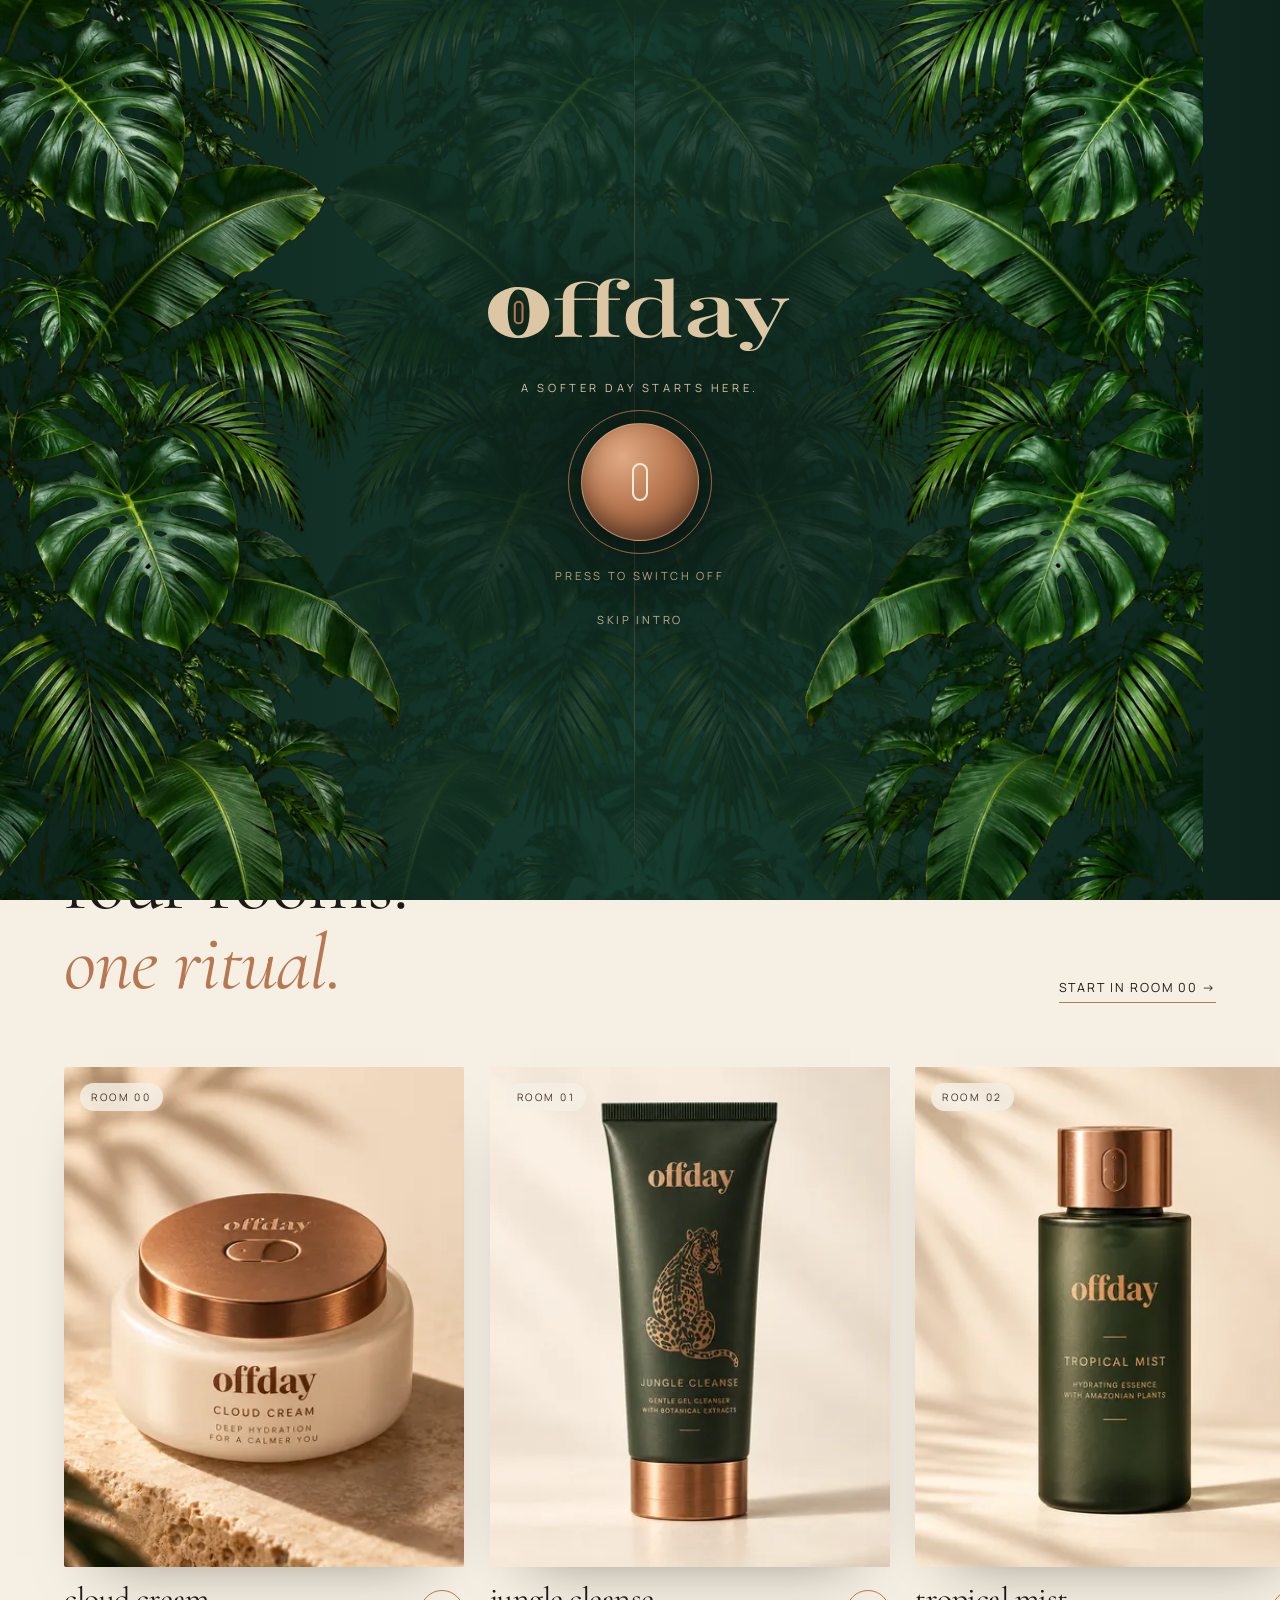
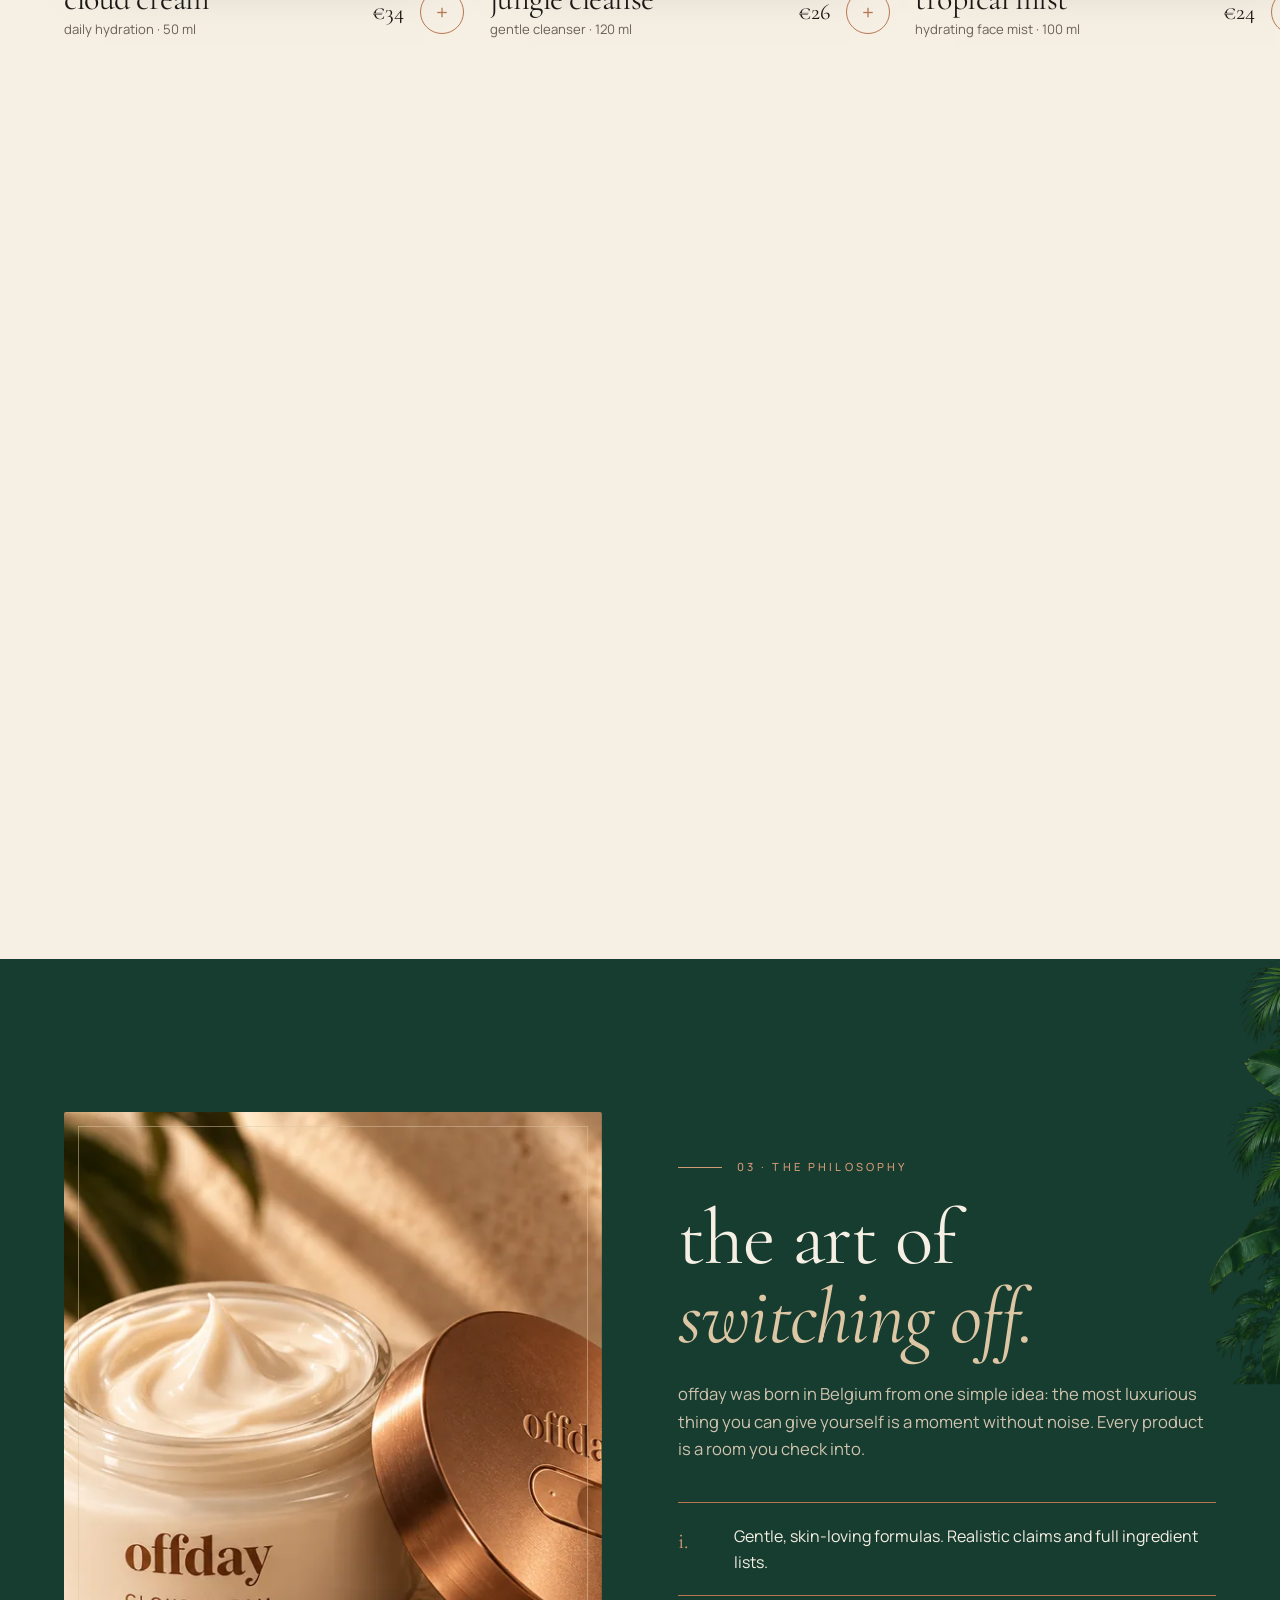
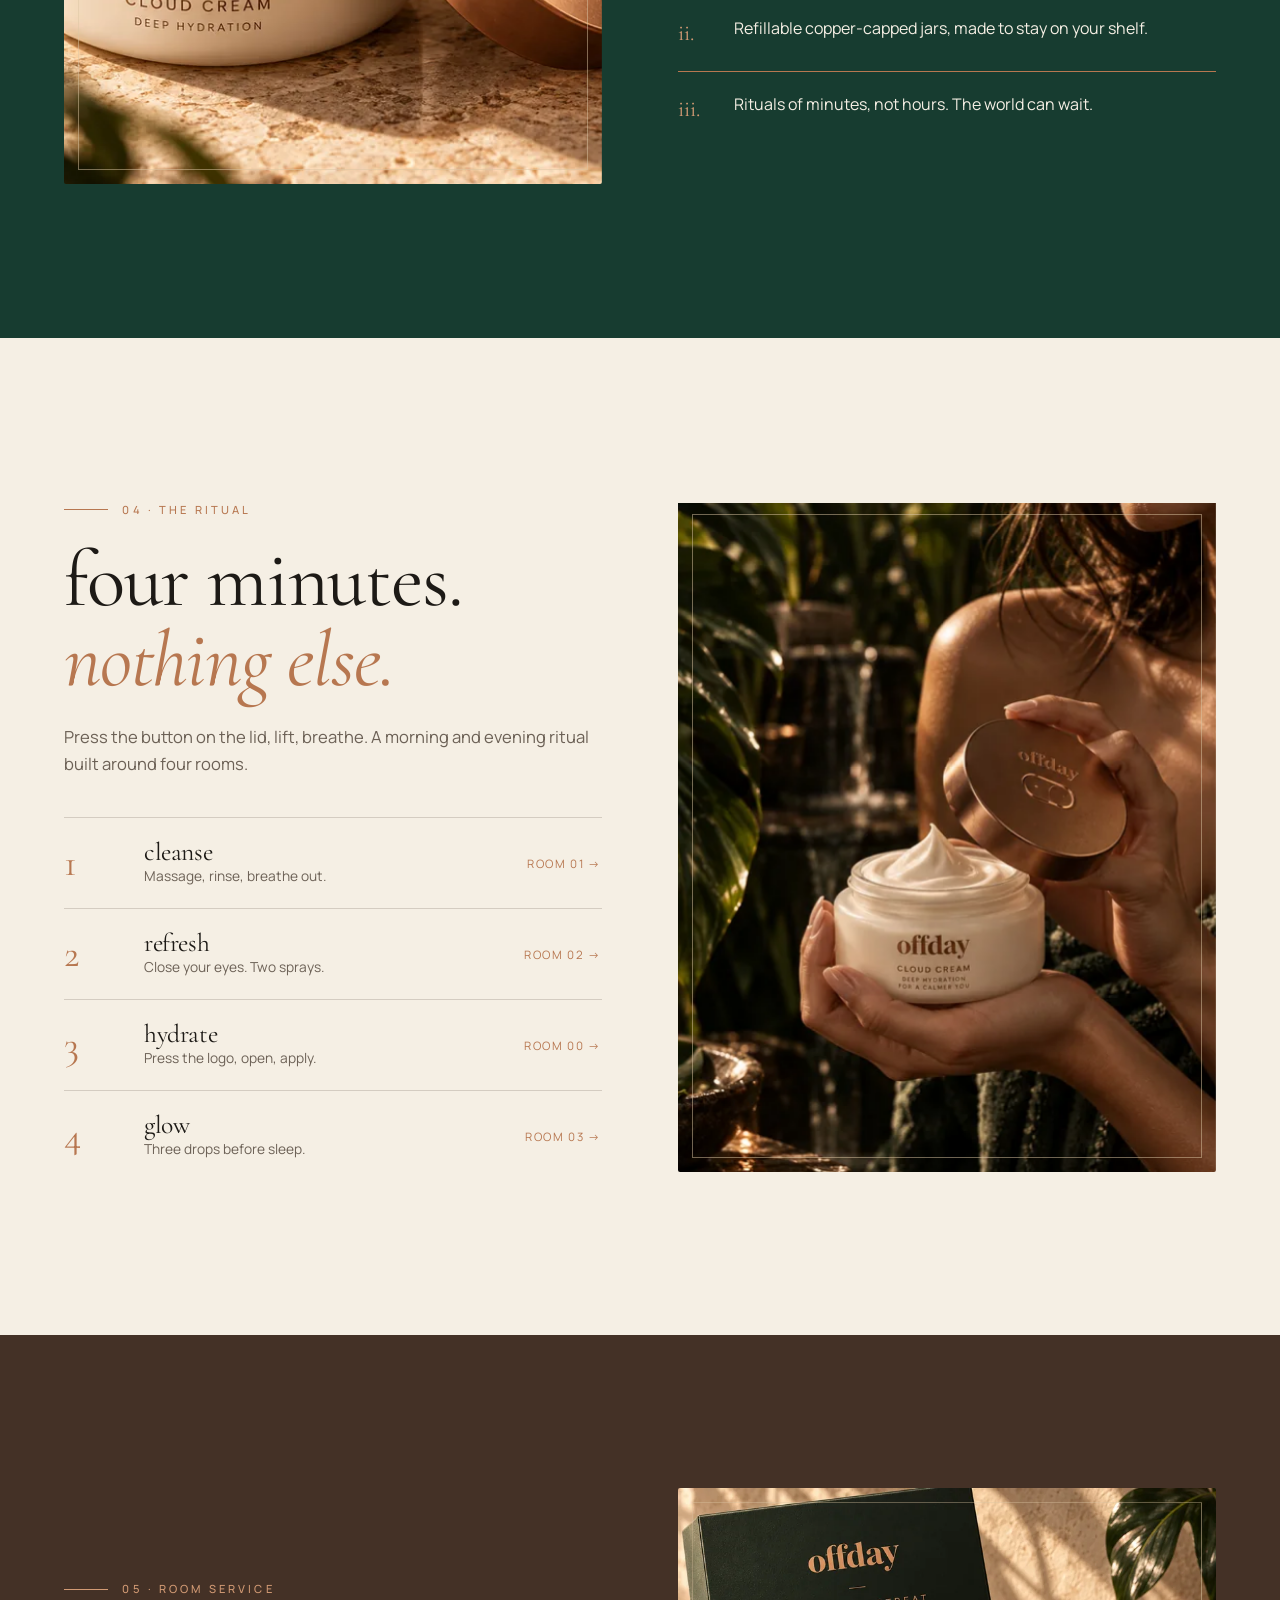
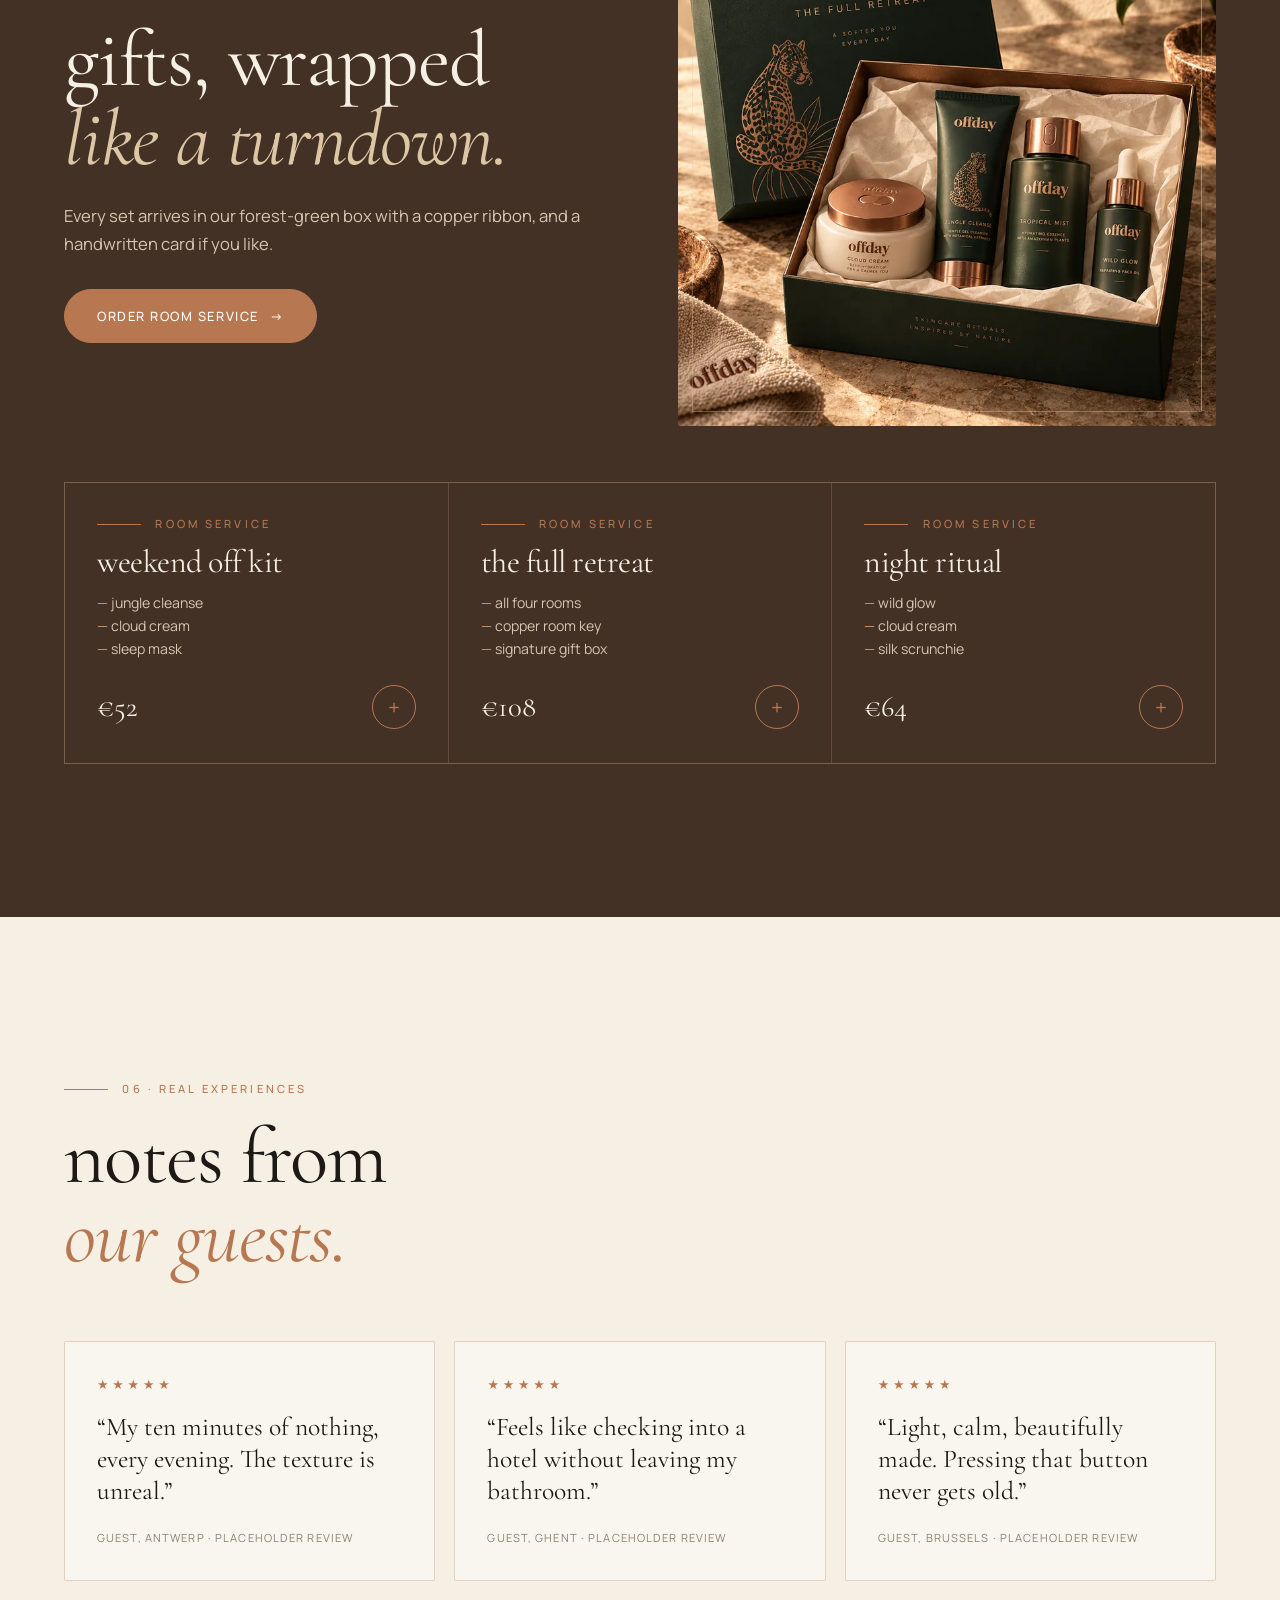
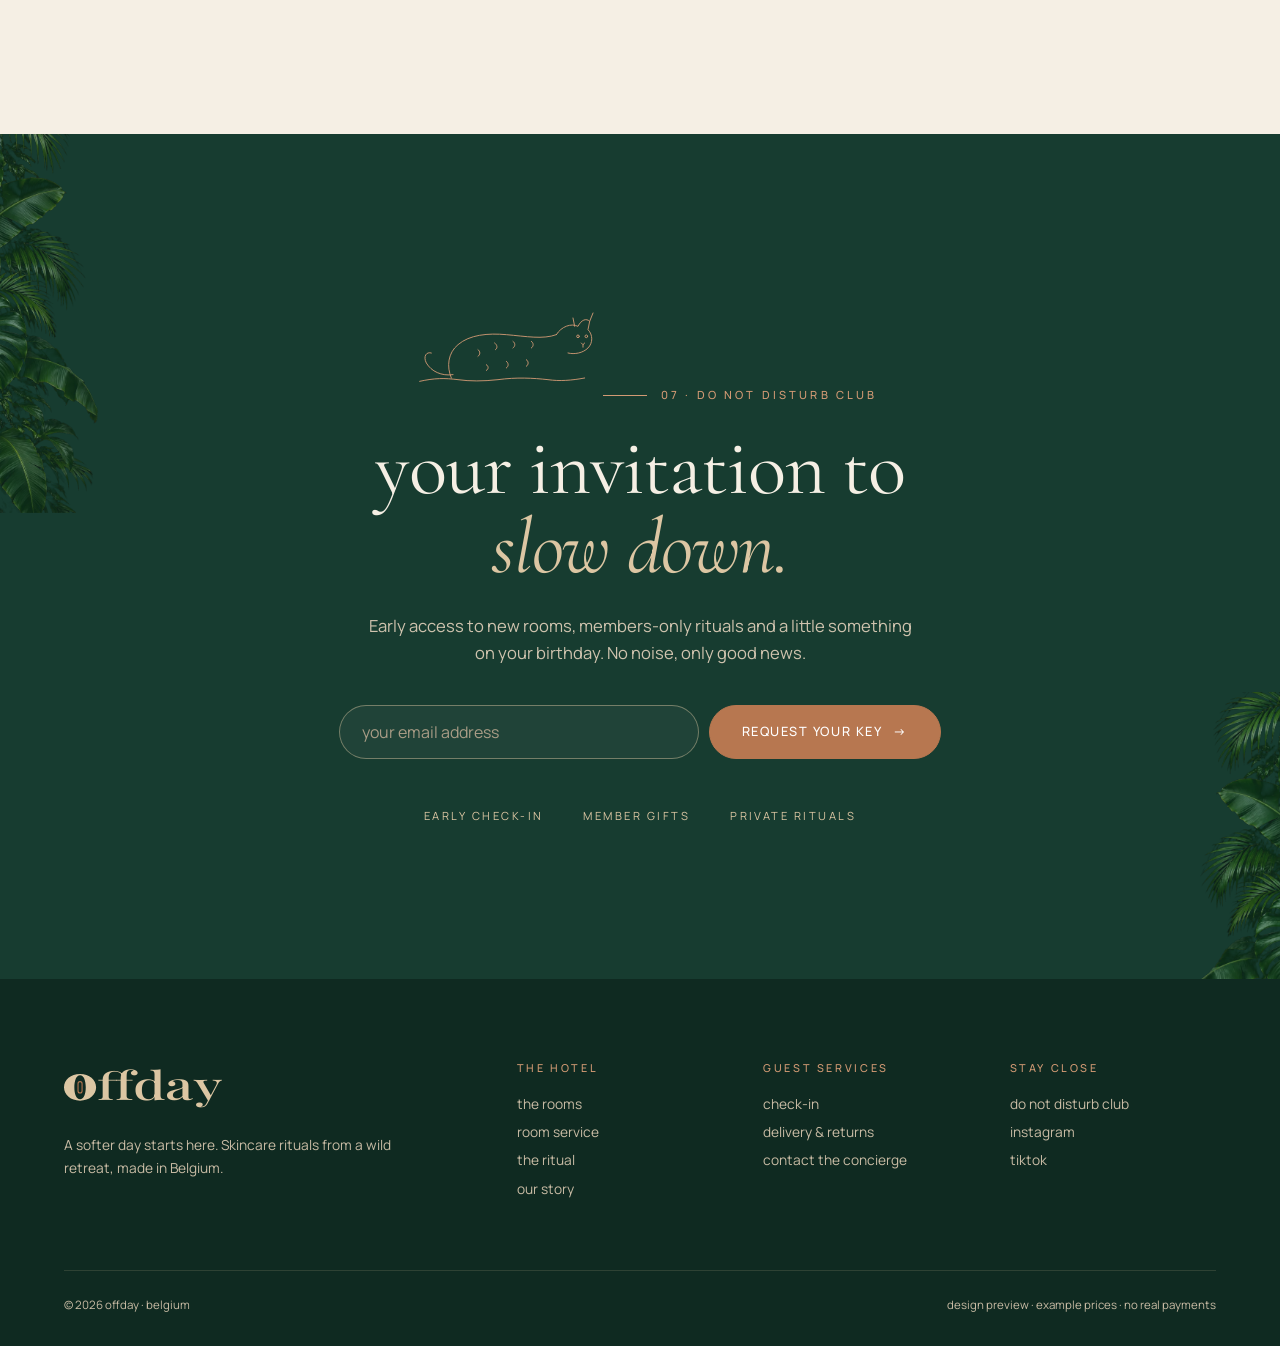
<file: index.html>
<!doctype html><html lang="en"><head><meta charset="utf-8"><meta name="viewport" content="width=device-width,initial-scale=1,viewport-fit=cover">
<title>offday · a softer day starts here</title><meta name="description" content="offday skincare. A softer day starts here."><meta name="theme-color" content="#173C30">
<link rel="preconnect" href="https://fonts.googleapis.com"><link rel="preconnect" href="https://fonts.gstatic.com" crossorigin>
<link href="https://fonts.googleapis.com/css2?family=Cormorant+Garamond:ital,wght@0,400;0,500;1,400&family=Manrope:wght@400;500;600&family=Playfair+Display:wght@500&display=swap" rel="stylesheet">
<link rel="stylesheet" href="style.css"><link rel="preload" as="image" href="img2/leaves-left.webp"><link rel="preload" as="image" href="img2/leaves-right.webp"><script src="app.js" defer></script></head><body>
<a class="skip" href="#main">skip to content</a><div class="doors" role="dialog" aria-label="welcome to offday"><div class="door l"><img class="b" src="img2/leaves-right.webp" alt=""><img src="img2/leaves-left.webp" alt=""></div><div class="door r"><img class="b" src="img2/leaves-left.webp" alt=""><img src="img2/leaves-right.webp" alt=""></div>
<div class="doors-c"><span class="logo"><svg viewBox="0 0 268 74" role="img" aria-label="offday"><path fill="currentColor" fill-rule="evenodd" d="M27 15c15.5 0 27 9.6 27 22.5S42.5 60 27 60 0 50.4 0 37.5 11.5 15 27 15zm0 2.2c-6.4 0-9.6 9.3-9.6 20.3s3.2 20.3 9.6 20.3 9.6-9.3 9.6-20.3S33.4 17.2 27 17.2z"/><rect x="23.6" y="28" width="6.8" height="19" rx="3.4" fill="none" stroke="#B77750" stroke-width="1.8"/><text x="56" y="59" font-family="Playfair Display,Didot,Georgia,serif" font-size="66" font-weight="500" fill="currentColor" textLength="210" lengthAdjust="spacingAndGlyphs">ffday</text></svg></span><p>a softer day starts here.</p><button class="bigoff" data-open aria-label="press to enter offday"><i></i></button><p style="letter-spacing:.24em;opacity:.8">press to switch off</p><button class="skipintro" data-open>skip intro</button></div></div>
<header class="hdr"><div class="wrap"><a class="logo" href="index.html" aria-label="offday home"><svg viewBox="0 0 268 74" role="img" aria-label="offday"><path fill="currentColor" fill-rule="evenodd" d="M27 15c15.5 0 27 9.6 27 22.5S42.5 60 27 60 0 50.4 0 37.5 11.5 15 27 15zm0 2.2c-6.4 0-9.6 9.3-9.6 20.3s3.2 20.3 9.6 20.3 9.6-9.3 9.6-20.3S33.4 17.2 27 17.2z"/><rect x="23.6" y="28" width="6.8" height="19" rx="3.4" fill="none" stroke="#B77750" stroke-width="1.8"/><text x="56" y="59" font-family="Playfair Display,Didot,Georgia,serif" font-size="66" font-weight="500" fill="currentColor" textLength="210" lengthAdjust="spacingAndGlyphs">ffday</text></svg></a><nav class="nav" aria-label="main"><a href="index.html#rooms">the rooms</a><a href="room-service.html">room service</a><a href="index.html#ritual">the ritual</a><a href="index.html#story">our story</a><a href="index.html#club">do not disturb club</a></nav>
<div class="hdr-r"><button class="navoff" data-mode aria-pressed="false" aria-label="offday mode: switch off the noise" title="offday mode"><i></i></button><button class="bagbtn" aria-label="open your bag"><span>bag</span><b data-count>0</b></button><button class="burger" aria-label="menu" aria-expanded="false"><span></span><span></span></button></div></div></header>
<nav class="mnav" aria-label="mobile"><a href="index.html#rooms">the rooms</a><a href="room-service.html">room service</a><a href="index.html#ritual">the ritual</a><a href="index.html#story">our story</a><a href="index.html#club">do not disturb club</a><a href="check-in.html">check-in</a><small>a softer day starts here.</small></nav>
<main id="main"><section class="hero"><div class="media"><img class="" src="img2/hero-1440.webp" srcset="img2/hero-960.webp 960w, img2/hero-1440.webp 1440w, img2/hero-1916.webp 1916w" sizes="100vw" alt="offday products on dark marble in a dusk jungle retreat, a jaguar resting by a waterfall" style="object-position:68% 62%" fetchpriority=high width="1916" height="821"></div>
<img class="lv l" data-par="-.25" src="img2/leaves-left.webp" alt=""><img class="lv r" data-par=".18" src="img2/leaves-right.webp" alt="">
<div class="wrap"><span class="kick in" style="color:var(--ch)">01 · welcome to offday</span><h1><span class="ln"><span>A softer day</span></span><span class="ln"><span><em>starts here.</em></span></span></h1>
<div class="hero-meta"><div><p class="sub">Your wild side of calm.</p><p class="lede">Skincare rituals from a wild retreat. Four rooms, one moment just for you.</p><div class="ctas"><a class="btn" href="#rooms">discover the collection <span class="arr">→</span></a><a class="btn ghost" href="#story">explore the retreat</a></div></div>
<button class="modecard" data-mode aria-pressed="false"><span class="bigoff" aria-hidden="true"><i></i></span><span><b>switch off the noise.</b><small data-modelabel>OFFDAY MODE · OFF</small></span></button></div></div><span class="scrollcue" aria-hidden="true"></span></section>
<div class="trust"><div class="wrap"><span>free delivery in belgium from €50</span><span>30-day returns</span><span>cruelty-free (to be certified)</span><span>secret room key from €60</span><span>example prices · preview</span></div></div>
<section class="hs pin" id="rooms"><div class="pinbox" style="padding:clamp(5rem,10vw,0) 0 3rem"><div class="wrap shead" style="width:auto;margin-inline:5vw"><div><span class="kick">02 · explore the rooms</span><h2>four rooms.<br><em>one ritual.</em></h2></div><a class="tlink" href="room-00.html">start in room 00 →</a></div><div class="track"><article class="card rv" style="--d:0"><a class="ph" href="room-00.html" aria-label="cloud cream, room 00"><span class="tag">room 00</span><img class="" src="img2/cloud-cream-800.webp" srcset="img2/cloud-cream-480.webp 480w, img2/cloud-cream-800.webp 800w, img2/cloud-cream-1254.webp 1254w" sizes="(min-width:1000px) 400px, 78vw" alt="offday cloud cream 50 ml" style="object-position:50% 50%" loading=lazy decoding=async ><img class="alt" src="img2/lifestyle-900.webp" srcset="img2/lifestyle-600.webp 600w, img2/lifestyle-900.webp 900w, img2/lifestyle-1122.webp 1122w" sizes="(min-width:1000px) 400px, 78vw" alt="" style="object-position:55% 45%" loading=lazy decoding=async ></a>
<div class="row"><div><h3><a href="room-00.html">cloud cream</a></h3><span class="meta">daily hydration · 50 ml</span></div><div style="display:flex;align-items:center;gap:1rem"><span class="price">€34</span><button class="qadd" data-add="cloud-cream" aria-label="quick add cloud cream to bag">+</button></div></div></article><article class="card rv" style="--d:1"><a class="ph" href="room-01.html" aria-label="jungle cleanse, room 01"><span class="tag">room 01</span><img class="" src="img2/jungle-cleanse-800.webp" srcset="img2/jungle-cleanse-480.webp 480w, img2/jungle-cleanse-800.webp 800w, img2/jungle-cleanse-1254.webp 1254w" sizes="(min-width:1000px) 400px, 78vw" alt="offday jungle cleanse 120 ml" style="object-position:50% 50%" loading=lazy decoding=async ><img class="alt" src="img2/shelf-800.webp" srcset="img2/shelf-480.webp 480w, img2/shelf-800.webp 800w, img2/shelf-1672.webp 1672w" sizes="(min-width:1000px) 400px, 78vw" alt="" style="object-position:40% 60%" loading=lazy decoding=async ></a>
<div class="row"><div><h3><a href="room-01.html">jungle cleanse</a></h3><span class="meta">gentle cleanser · 120 ml</span></div><div style="display:flex;align-items:center;gap:1rem"><span class="price">€26</span><button class="qadd" data-add="jungle-cleanse" aria-label="quick add jungle cleanse to bag">+</button></div></div></article><article class="card rv" style="--d:2"><a class="ph" href="room-02.html" aria-label="tropical mist, room 02"><span class="tag">room 02</span><img class="" src="img2/tropical-mist-800.webp" srcset="img2/tropical-mist-480.webp 480w, img2/tropical-mist-800.webp 800w, img2/tropical-mist-1254.webp 1254w" sizes="(min-width:1000px) 400px, 78vw" alt="offday tropical mist 100 ml" style="object-position:50% 50%" loading=lazy decoding=async ><img class="alt" src="img2/shelf-800.webp" srcset="img2/shelf-480.webp 480w, img2/shelf-800.webp 800w, img2/shelf-1672.webp 1672w" sizes="(min-width:1000px) 400px, 78vw" alt="" style="object-position:40% 60%" loading=lazy decoding=async ></a>
<div class="row"><div><h3><a href="room-02.html">tropical mist</a></h3><span class="meta">hydrating face mist · 100 ml</span></div><div style="display:flex;align-items:center;gap:1rem"><span class="price">€24</span><button class="qadd" data-add="tropical-mist" aria-label="quick add tropical mist to bag">+</button></div></div></article><article class="card rv" style="--d:3"><a class="ph" href="room-03.html" aria-label="wild glow, room 03"><span class="tag">room 03</span><img class="" src="img2/wild-glow-800.webp" srcset="img2/wild-glow-480.webp 480w, img2/wild-glow-800.webp 800w, img2/wild-glow-1254.webp 1254w" sizes="(min-width:1000px) 400px, 78vw" alt="offday wild glow 30 ml" style="object-position:50% 50%" loading=lazy decoding=async ><img class="alt" src="img2/shelf-800.webp" srcset="img2/shelf-480.webp 480w, img2/shelf-800.webp 800w, img2/shelf-1672.webp 1672w" sizes="(min-width:1000px) 400px, 78vw" alt="" style="object-position:40% 60%" loading=lazy decoding=async ></a>
<div class="row"><div><h3><a href="room-03.html">wild glow</a></h3><span class="meta">nourishing face oil · 30 ml</span></div><div style="display:flex;align-items:center;gap:1rem"><span class="price">€38</span><button class="qadd" data-add="wild-glow" aria-label="quick add wild glow to bag">+</button></div></div></article><div class="card" style="flex-basis:min(78vw,400px);justify-content:center"><div class="ph" style="display:grid;place-items:center;background:var(--g);color:var(--ch);text-align:center;padding:2rem"><div><p class="disp" style="font-size:2.2rem;line-height:1.1">stay longer with<br>room service</p><a class="btn" style="margin-top:1.5rem" href="room-service.html">gift sets →</a></div></div></div></div><div class="progress"><i></i></div></div></section>
<section class="s dark" id="story" style="overflow:hidden"><img class="leafdeco" data-par="-.15" src="img2/leaves-right.webp" alt="" style="right:-8%;top:-15%"><div class="wrap split"><div class="frame a45 rv"><img class="par" src="img2/texture-800.webp" srcset="img2/texture-480.webp 480w, img2/texture-800.webp 800w, img2/texture-1254.webp 1254w" sizes="(min-width:960px) 45vw, 90vw" alt="close-up of whipped cloud cream" style="object-position:50% 50%" loading=lazy decoding=async data-par="-.06"></div>
<div class="rv" style="--d:1"><span class="kick">03 · the philosophy</span><h2 style="margin:1.4rem 0">the art of<br><em>switching off.</em></h2><p class="lede">offday was born in Belgium from one simple idea: the most luxurious thing you can give yourself is a moment without noise. Every product is a room you check into.</p>
<div class="principles"><div><b>i.</b><span>Gentle, skin-loving formulas. Realistic claims and full ingredient lists.</span></div><div><b>ii.</b><span>Refillable copper-capped jars, made to stay on your shelf.</span></div><div><b>iii.</b><span>Rituals of minutes, not hours. The world can wait.</span></div></div></div></div></section>
<section class="s" id="ritual"><div class="wrap split rev"><div class="frame a45 rv"><img class="par" src="img2/lifestyle-900.webp" srcset="img2/lifestyle-600.webp 600w, img2/lifestyle-900.webp 900w, img2/lifestyle-1122.webp 1122w" sizes="(min-width:960px) 45vw, 90vw" alt="hands holding an open jar of offday cloud cream with the copper lid lifted" style="object-position:55% 45%" loading=lazy decoding=async data-par="-.05"></div>
<div class="rv" style="--d:1"><span class="kick">04 · the ritual</span><h2 style="margin:1.4rem 0">four minutes.<br><em>nothing else.</em></h2><p class="lede">Press the button on the lid, lift, breathe. A morning and evening ritual built around four rooms.</p>
<div class="steps"><div class="step"><span>1</span><div><h3>cleanse</h3><p>Massage, rinse, breathe out.</p></div><a href="room-01.html">room 01 →</a></div><div class="step"><span>2</span><div><h3>refresh</h3><p>Close your eyes. Two sprays.</p></div><a href="room-02.html">room 02 →</a></div><div class="step"><span>3</span><div><h3>hydrate</h3><p>Press the logo, open, apply.</p></div><a href="room-00.html">room 00 →</a></div><div class="step"><span>4</span><div><h3>glow</h3><p>Three drops before sleep.</p></div><a href="room-03.html">room 03 →</a></div></div></div></div></section>
<section class="s walnut"><div class="wrap"><div class="split" style="margin-bottom:3.5rem"><div class="rv"><span class="kick" style="color:var(--cu2)">05 · room service</span><h2 style="margin:1.4rem 0">gifts, wrapped<br><em style="color:var(--ch)">like a turndown.</em></h2><p class="lede" style="color:#d4c6b0">Every set arrives in our forest-green box with a copper ribbon, and a handwritten card if you like.</p><a class="btn" style="margin-top:2rem" href="room-service.html">order room service <span class="arr">→</span></a></div>
<div class="frame a11 rv" style="--d:1"><img class="" src="img2/giftbox-800.webp" srcset="img2/giftbox-480.webp 480w, img2/giftbox-800.webp 800w, img2/giftbox-1254.webp 1254w" sizes="(min-width:960px) 45vw, 90vw" alt="offday gift box in forest green with copper details" style="object-position:50% 55%" loading=lazy decoding=async ></div></div><div class="bundles"><article class="bundle rv" style="--d:0"><span class="kick">room service</span><h3>weekend off kit</h3><ul><li>jungle cleanse</li><li>cloud cream</li><li>sleep mask</li></ul><div class="foot"><span class="price">€52</span><button class="qadd" data-add="weekend-off" aria-label="add weekend off kit to bag">+</button></div></article><article class="bundle rv" style="--d:1"><span class="kick">room service</span><h3>the full retreat</h3><ul><li>all four rooms</li><li>copper room key</li><li>signature gift box</li></ul><div class="foot"><span class="price">€108</span><button class="qadd" data-add="full-retreat" aria-label="add the full retreat to bag">+</button></div></article><article class="bundle rv" style="--d:2"><span class="kick">room service</span><h3>night ritual</h3><ul><li>wild glow</li><li>cloud cream</li><li>silk scrunchie</li></ul><div class="foot"><span class="price">€64</span><button class="qadd" data-add="night-ritual" aria-label="add night ritual to bag">+</button></div></article></div></div></section>
<section class="s"><div class="wrap"><div class="shead"><div><span class="kick">06 · real experiences</span><h2>notes from<br><em>our guests.</em></h2></div></div><div class="reviews"><figure class="review rv" style="--d:0"><div class="stars" aria-label="5 out of 5">★★★★★</div><q>My ten minutes of nothing, every evening. The texture is unreal.</q><figcaption class="ph-note">guest, antwerp · placeholder review</figcaption></figure><figure class="review rv" style="--d:1"><div class="stars" aria-label="5 out of 5">★★★★★</div><q>Feels like checking into a hotel without leaving my bathroom.</q><figcaption class="ph-note">guest, ghent · placeholder review</figcaption></figure><figure class="review rv" style="--d:2"><div class="stars" aria-label="5 out of 5">★★★★★</div><q>Light, calm, beautifully made. Pressing that button never gets old.</q><figcaption class="ph-note">guest, brussels · placeholder review</figcaption></figure></div></div></section><section class="s dark club" id="club"><img class="leafdeco" data-par="-.12" src="img2/leaves-left.webp" alt="" style="left:-6%;top:-10%"><img class="leafdeco" data-par=".1" src="img2/leaves-right.webp" alt="" style="right:-6%;bottom:-20%"><div class="wrap" style="position:relative"><svg class="cat" viewBox="0 0 240 130" aria-hidden="true"><path d="M20 112c18-4 30-4 46-2 14 2 30 2 48 0 22-3 42-2 60 0 14 2 28 1 44-2"/><path d="M58 108c-6-14-4-30 8-40 14-12 36-14 58-12 24 2 44 6 60 0"/><path d="M184 56c6-10 18-14 26-10 4-8 10-10 14-6l-2 10c6 6 6 16 0 22-6 6-16 8-24 6"/><path d="M224 40l4-10M206 46l-2-10"/><circle cx="210" cy="58" r="1.6"/><circle cx="220" cy="58" r="1.6"/><path d="M214 66l2 2 2-2M216 68v3"/><path d="M60 104c-14 2-26-4-32-14-4-8 0-14 6-12"/><path d="M90 74c3 2 3 6 0 8M110 66c3 2 4 6 1 8M132 64c3 2 3 6 0 8M154 64c3 2 3 6 0 8M100 92c3 2 3 5 0 7M124 88c3 2 3 6 0 8M148 86c3 2 3 6 0 8"/></svg><span class="kick" style="margin-top:2rem">07 · do not disturb club</span><h2>your invitation to <em>slow down.</em></h2><p class="lede" style="margin:auto">Early access to new rooms, members-only rituals and a little something on your birthday. No noise, only good news.</p>
<form data-club><label for="em" class="sr">email address</label><input id="em" type="email" required placeholder="your email address" autocomplete="email"><button class="btn">request your key <span class="arr">→</span></button></form><div class="perks"><span>early check-in</span><span>member gifts</span><span>private rituals</span></div></div></section></main>
<footer><div class="wrap"><div class="grid"><div><a class="logo" href="index.html"><svg viewBox="0 0 268 74" role="img" aria-label="offday"><path fill="currentColor" fill-rule="evenodd" d="M27 15c15.5 0 27 9.6 27 22.5S42.5 60 27 60 0 50.4 0 37.5 11.5 15 27 15zm0 2.2c-6.4 0-9.6 9.3-9.6 20.3s3.2 20.3 9.6 20.3 9.6-9.3 9.6-20.3S33.4 17.2 27 17.2z"/><rect x="23.6" y="28" width="6.8" height="19" rx="3.4" fill="none" stroke="#B77750" stroke-width="1.8"/><text x="56" y="59" font-family="Playfair Display,Didot,Georgia,serif" font-size="66" font-weight="500" fill="currentColor" textLength="210" lengthAdjust="spacingAndGlyphs">ffday</text></svg></a><p style="margin-top:1.2rem;max-width:22rem">A softer day starts here. Skincare rituals from a wild retreat, made in Belgium.</p></div>
<div><h4>the hotel</h4><a href="index.html#rooms">the rooms</a><a href="room-service.html">room service</a><a href="index.html#ritual">the ritual</a><a href="index.html#story">our story</a></div>
<div><h4>guest services</h4><a href="check-in.html">check-in</a><a href="#">delivery & returns</a><a href="#">contact the concierge</a></div>
<div><h4>stay close</h4><a href="index.html#club">do not disturb club</a><a href="#">instagram</a><a href="#">tiktok</a></div></div>
<div class="legal"><span>© 2026 offday · belgium</span><span>design preview · example prices · no real payments</span></div></div></footer>
<div class="scrim"></div><aside class="drawer" aria-hidden="true" aria-label="your bag"><header><h2>your stay</h2><button class="xbtn" aria-label="close bag">✕</button></header>
<div class="gift"><span data-gift></span><div class="bar"><i data-bar></i></div></div><div class="lines" data-lines></div>
<footer><div class="rowp"><span>subtotal</span><span data-sub></span></div><div class="rowp"><span>delivery (BE)</span><span data-ship></span></div><div class="tot"><span>total</span><span data-total></span></div><a class="btn" style="width:100%" href="check-in.html">check-in <span class="arr">→</span></a><p class="ph-note" style="text-align:center;margin-top:.8rem">example prices · demo checkout</p></footer></aside>
</body></html>
</file>
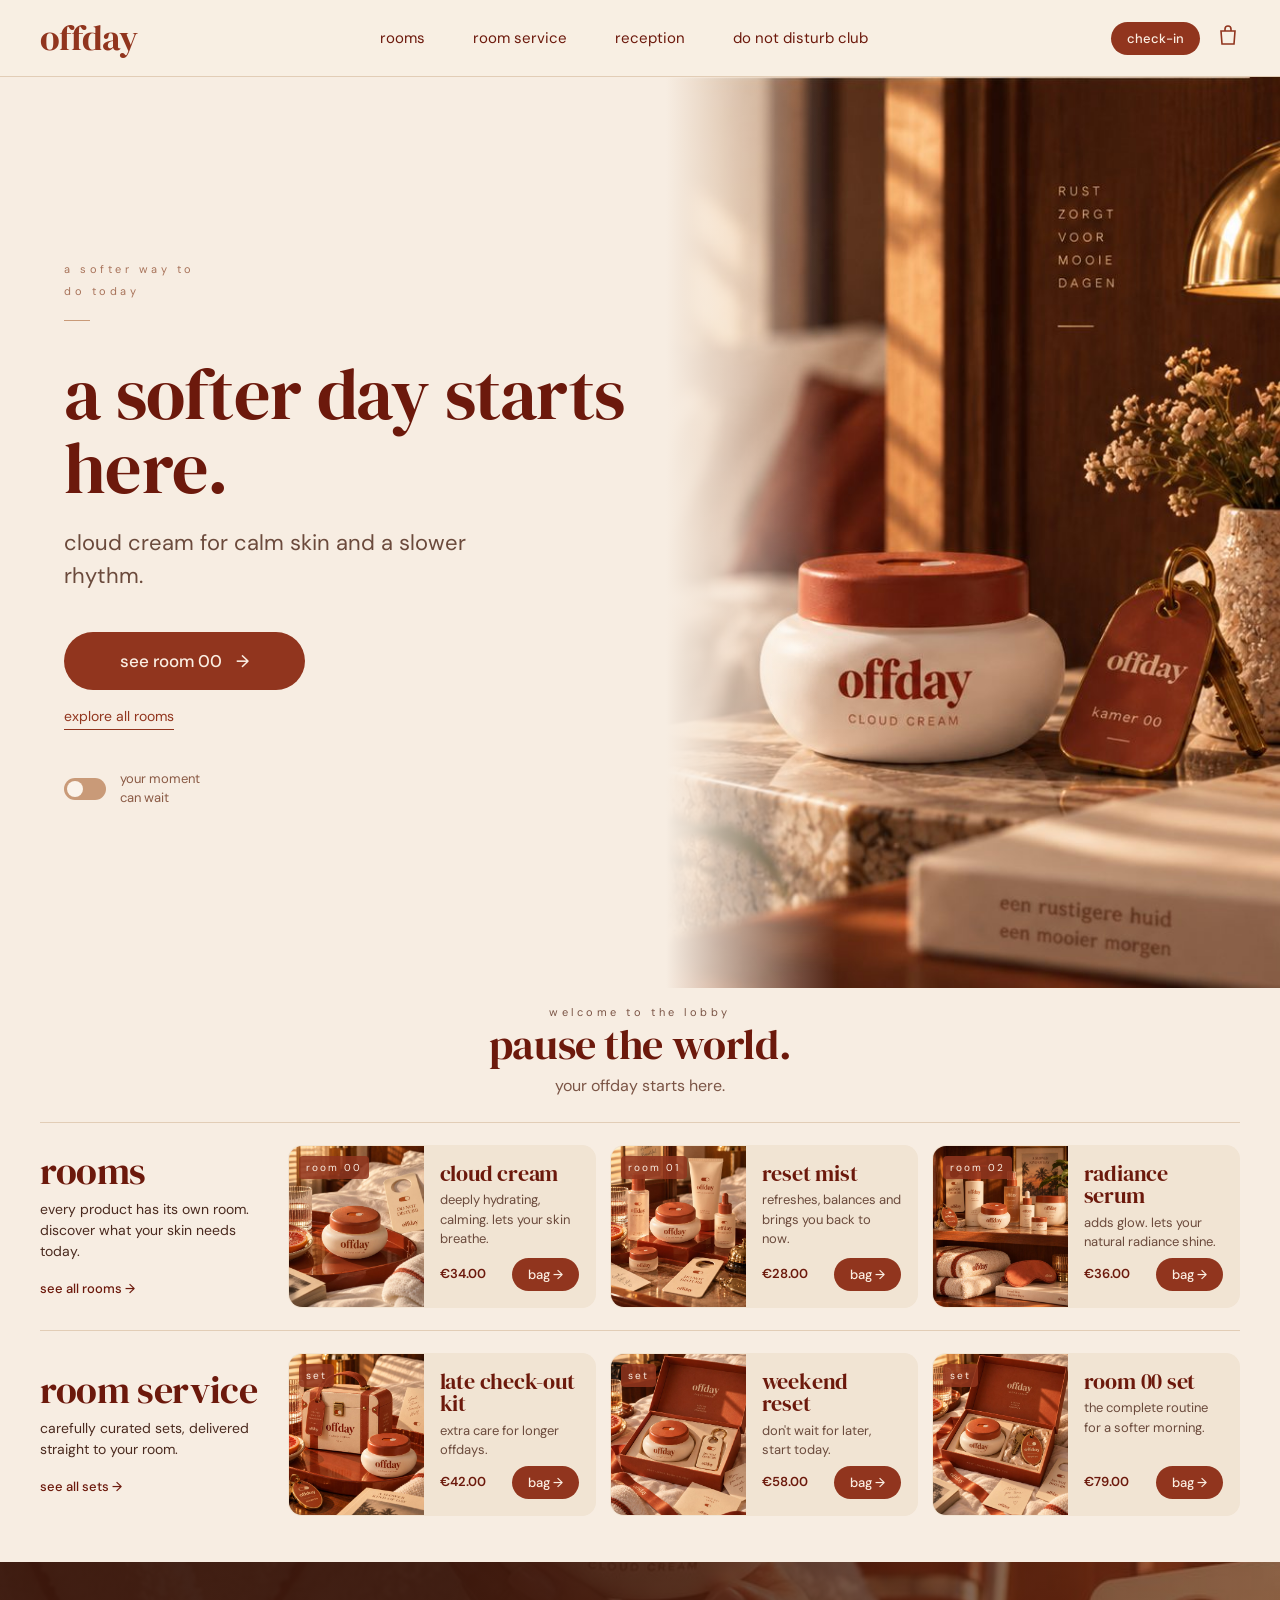
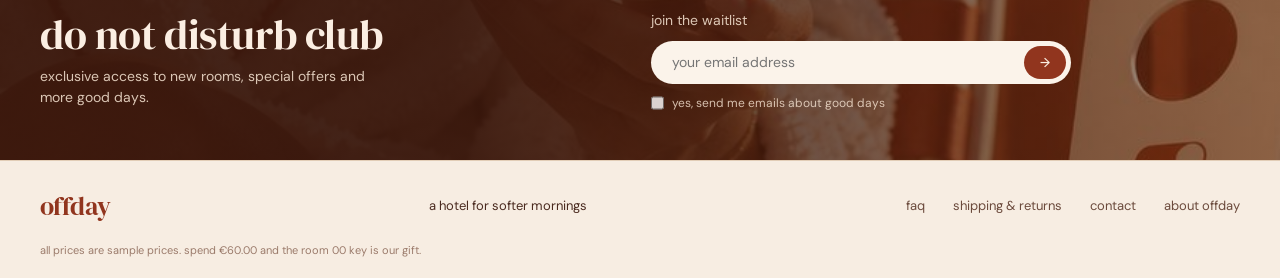
<file: v1/index.html>
<!doctype html><html lang="en"><head><meta charset="utf-8"><meta name="viewport" content="width=device-width,initial-scale=1"><link rel="preconnect" href="https://fonts.googleapis.com"><link href="https://fonts.googleapis.com/css2?family=DM+Sans:wght@400;500;600&family=DM+Serif+Display:ital@0;1&display=swap" rel="stylesheet"><link rel="stylesheet" href="style.css"><title>offday · pause the world</title><meta name="description" content="offday – skincare for a softer day. cloud cream, room 00."></head><body>
<div id="hdr"></div>
<section class="hero">
 <div class="hero-txt">
  <p class="eyebrow">a softer way to do today</p><span class="rule"></span>
  <h1>a softer day starts here.</h1>
  <p class="lead">cloud cream for calm skin and a slower rhythm.</p>
  <div class="cta"><a href="room-00.html" class="btn">see room 00 <span>→</span></a><a href="#rooms" class="link">explore all rooms</a></div>
  <div><button class="tgl" aria-pressed="false" aria-label="pause the world"><span class="sw"></span><span class="lbl" data-off="your moment<br>can wait" data-on="the world is<br>on pause">your moment<br>can wait</span></button></div>
 </div>
 <div class="hero-img"><picture><source media="(max-width:899px)" srcset="img/hero-mobiel.jpg"><img src="img/hero.jpg" alt="offday cloud cream with the room 00 key on a marble nightstand"></picture></div>
</section>
<a href="check-in.html" class="keybar"><img src="img/sleutel.jpg" alt=""><span>spend <b data-threshold></b> and receive the room 00 key</span>→</a>
<div class="lobby-intro"><p class="eyebrow">welcome to the lobby</p><h2>pause the world.</h2><p>your offday starts here.</p></div>
<div class="wrap">
 <section class="row" id="rooms"><div class="row-head"><h2>rooms</h2><p>every product has its own room. discover what your skin needs today.</p><a href="room-00.html">see all rooms →</a></div>
 <div class="cards">
 <a class="card" href="room-00.html"><div class="ph"><img src="img/jar-dnd.jpg" alt="cloud cream"><span class="room">room 00</span></div><div class="bd"><h3>cloud cream</h3><p>deeply hydrating, calming. lets your skin breathe.</p><div class="ft"><span class="price" data-price="cloud-cream"></span><button class="btn sm" data-add="cloud-cream">bag →</button></div></div></a>
 <a class="card" href="#"><div class="ph"><img src="img/lijn.jpg" alt="reset mist"><span class="room">room 01</span></div><div class="bd"><h3>reset mist</h3><p>refreshes, balances and brings you back to now.</p><div class="ft"><span class="price" data-price="reset-mist"></span><button class="btn sm" data-add="reset-mist">bag →</button></div></div></a>
 <a class="card" href="#"><div class="ph"><img src="img/plank.jpg" alt="radiance serum"><span class="room">room 02</span></div><div class="bd"><h3>radiance serum</h3><p>adds glow. lets your natural radiance shine.</p><div class="ft"><span class="price" data-price="radiance-serum"></span><button class="btn sm" data-add="radiance-serum">bag →</button></div></div></a>
 </div></section>
 <section class="row" id="roomservice"><div class="row-head"><h2>room service</h2><p>carefully curated sets, delivered straight to your room.</p><a href="#roomservice">see all sets →</a></div>
 <div class="cards">
 <a class="card" href="#"><div class="ph"><img src="img/koffer.jpg" alt="late check-out kit"><span class="room">set</span></div><div class="bd"><h3>late check-out kit</h3><p>extra care for longer offdays.</p><div class="ft"><span class="price" data-price="late-check-out"></span><button class="btn sm" data-add="late-check-out">bag →</button></div></div></a>
 <a class="card" href="#"><div class="ph"><img src="img/giftbox.jpg" alt="weekend reset"><span class="room">set</span></div><div class="bd"><h3>weekend reset</h3><p>don't wait for later, start today.</p><div class="ft"><span class="price" data-price="weekend-reset"></span><button class="btn sm" data-add="weekend-reset">bag →</button></div></div></a>
 <a class="card" href="#"><div class="ph"><img src="img/box-sleutel.jpg" alt="room 00 set"><span class="room">set</span></div><div class="bd"><h3>room 00 set</h3><p>the complete routine for a softer morning.</p><div class="ft"><span class="price" data-price="room-00-set"></span><button class="btn sm" data-add="room-00-set">bag →</button></div></div></a>
 </div></section>
</div>
<section class="club" id="club"><div class="wrap"><div><h2>do not disturb club</h2><p>exclusive access to new rooms, special offers and more good days.</p></div>
<div><p style="margin:0 0 10px">join the waitlist</p><form><input type="email" required placeholder="your email address" aria-label="email address"><button class="btn sm">→</button></form><label><input type="checkbox"> yes, send me emails about good days</label></div></div></section>
<div id="ftr"></div><script src="app.js"></script></body></html>
</file>
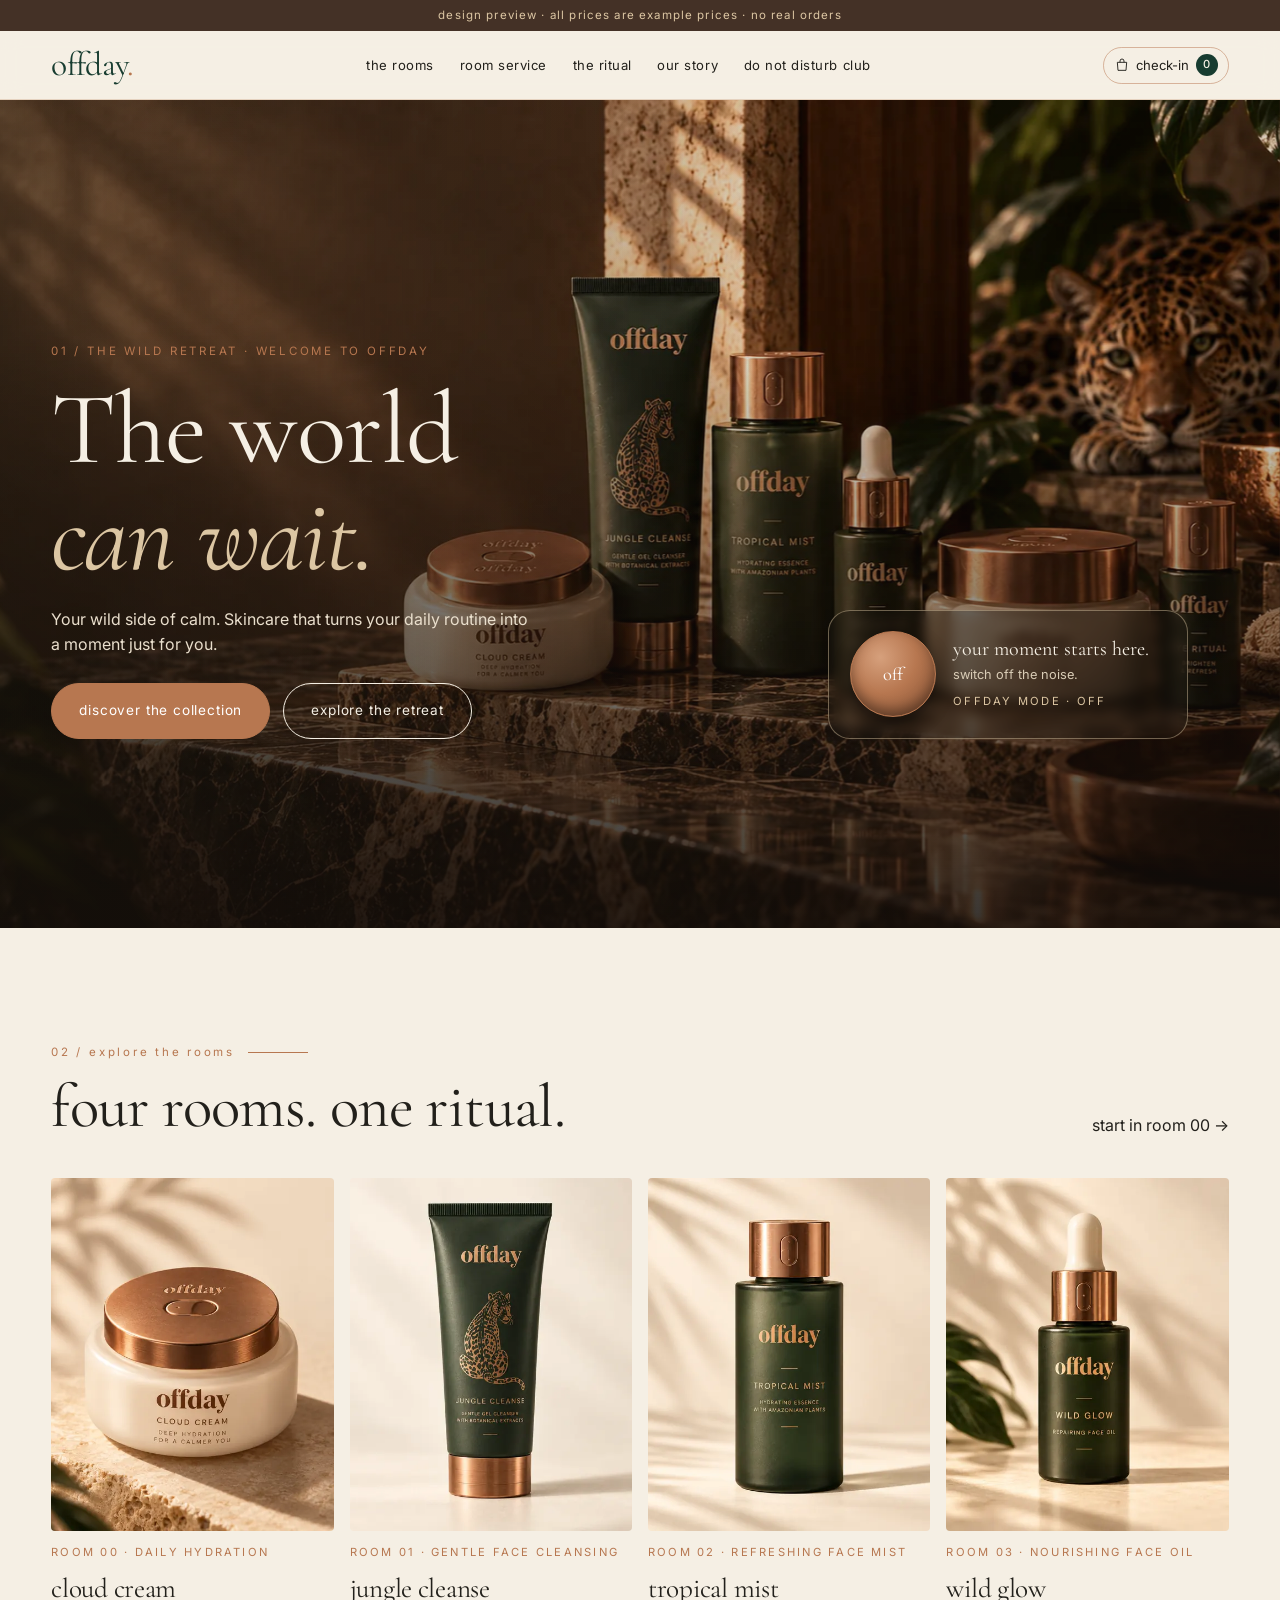
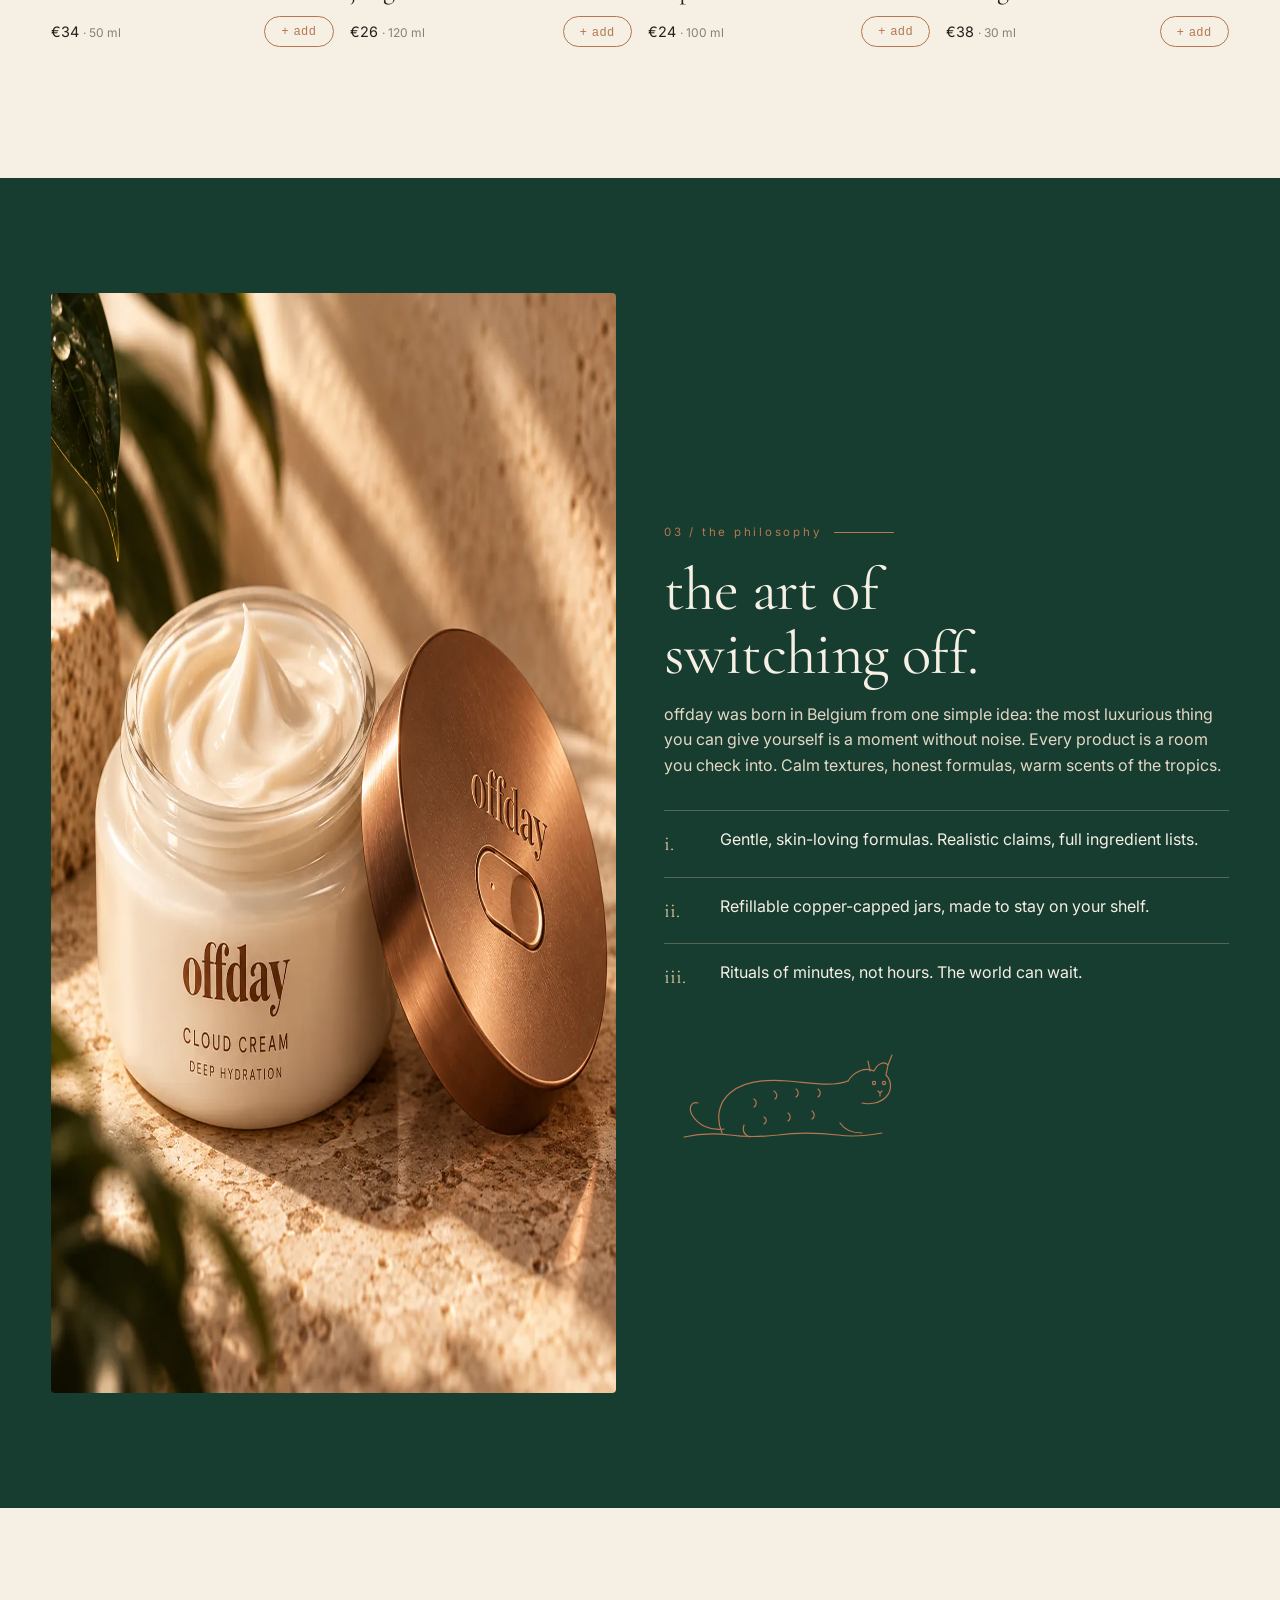
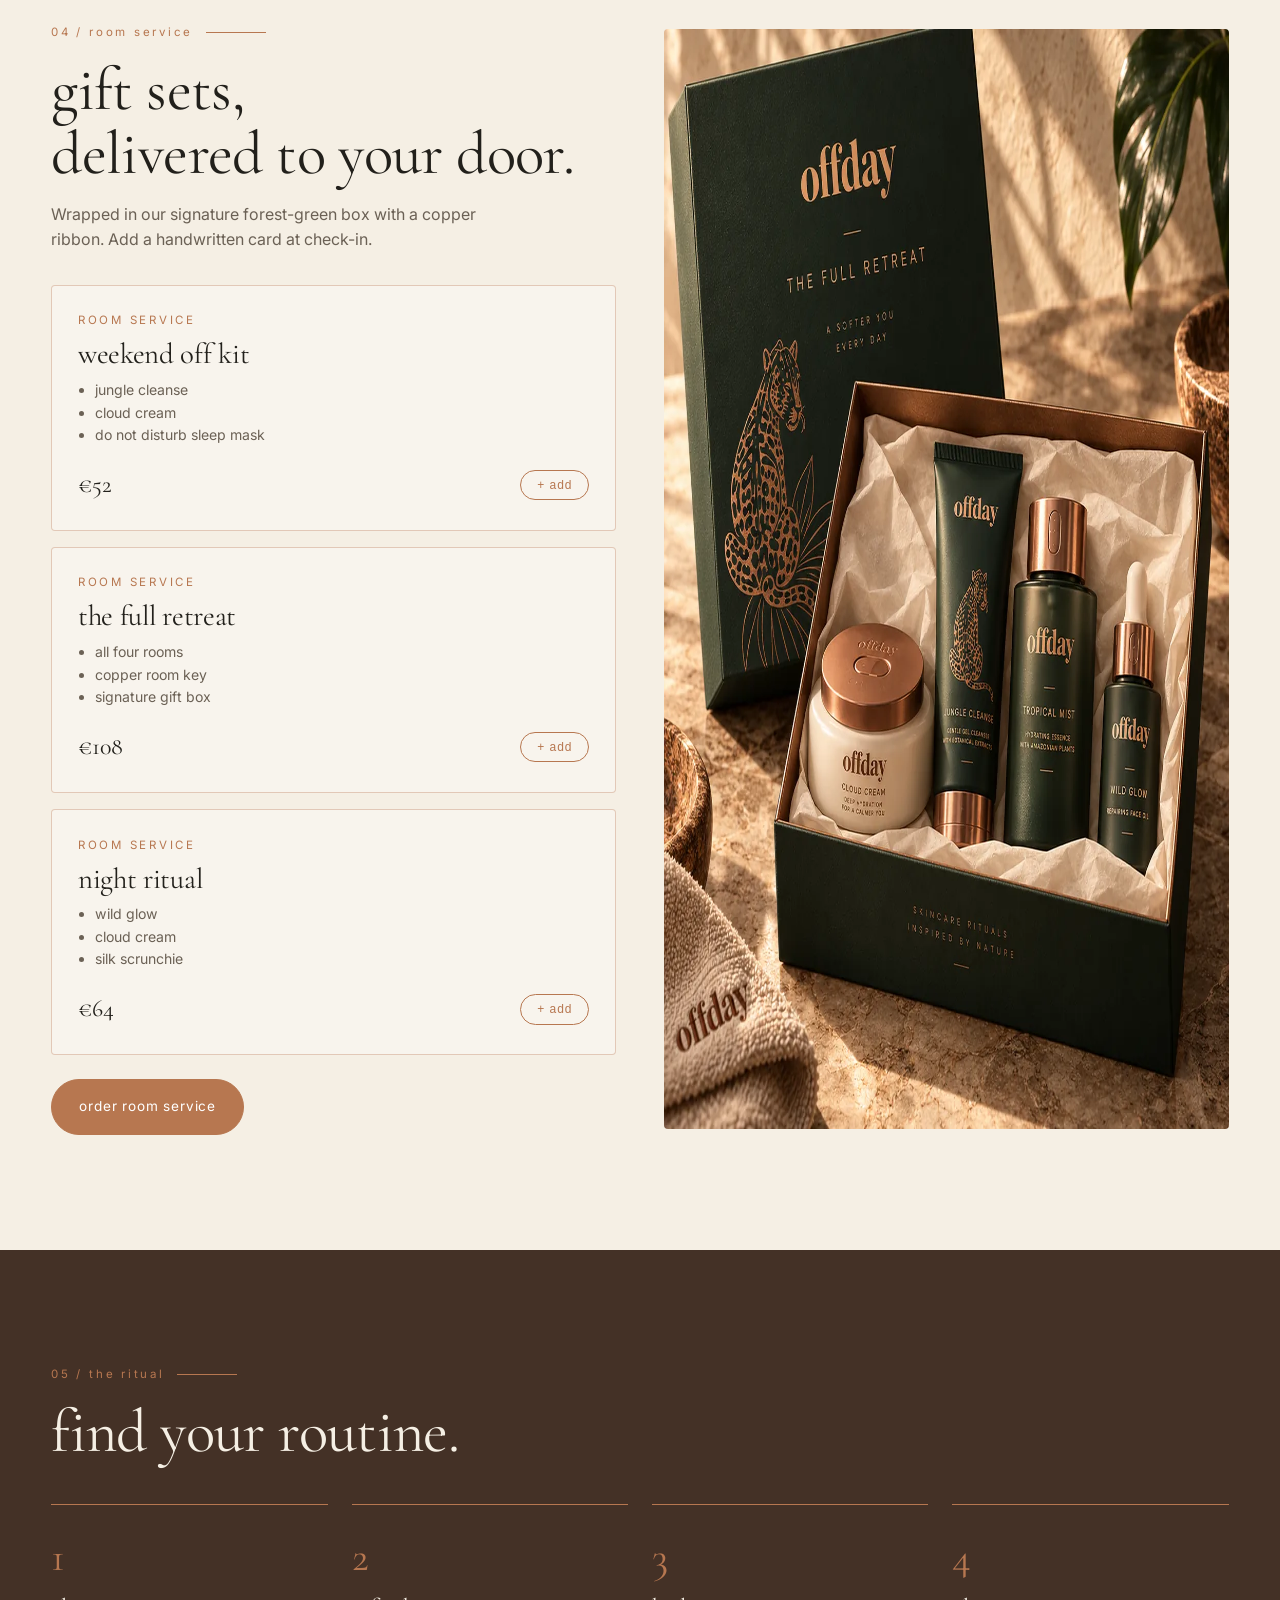
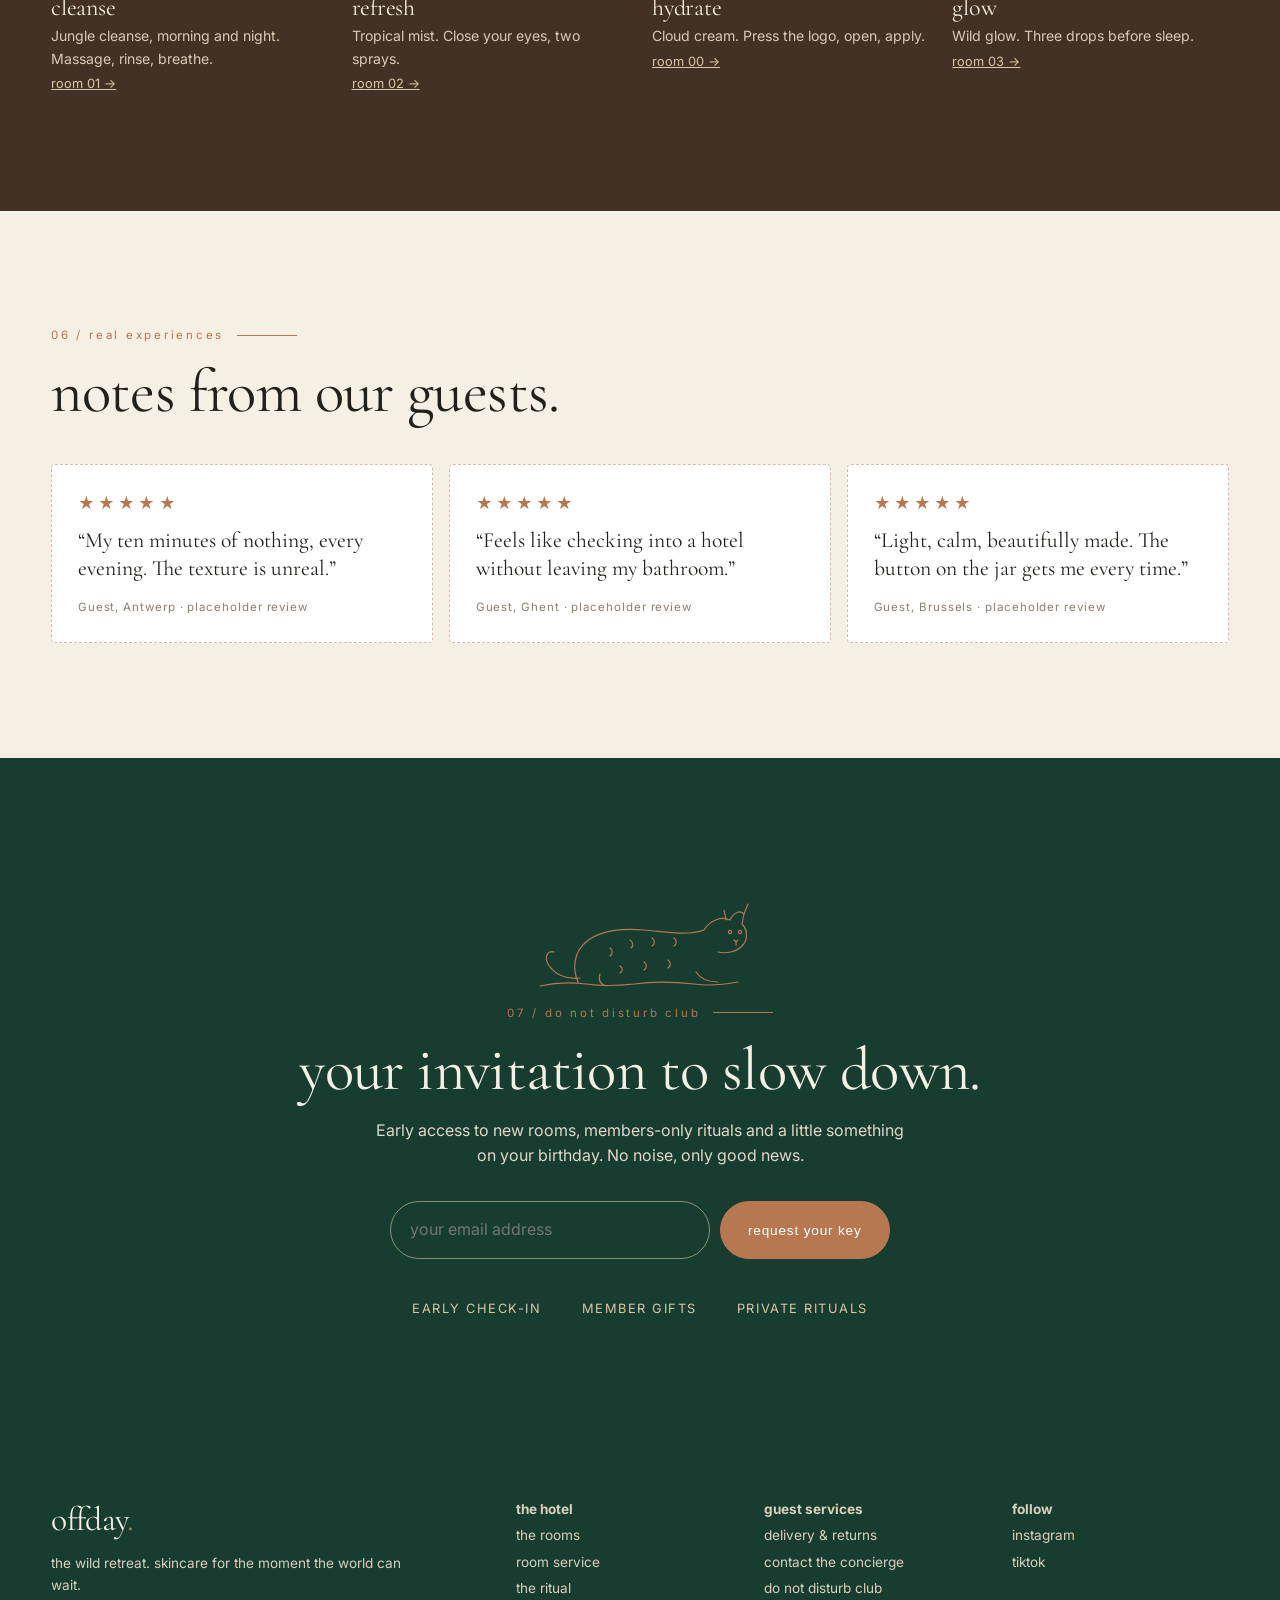
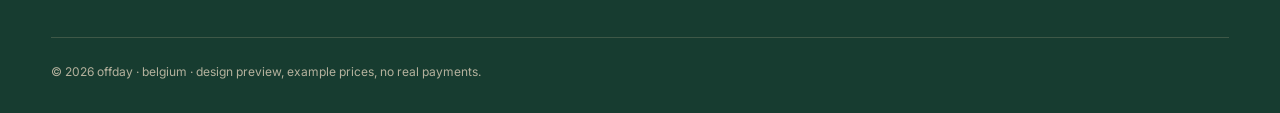
<file: v2/index.html>
<!doctype html><html lang="en"><head><meta charset="utf-8"><meta name="viewport" content="width=device-width,initial-scale=1">
<title>offday · the wild retreat</title><meta name="description" content="offday skincare. The world can wait."><meta name="theme-color" content="#173C30">
<link rel="preconnect" href="https://fonts.googleapis.com"><link rel="preconnect" href="https://fonts.gstatic.com" crossorigin>
<link href="https://fonts.googleapis.com/css2?family=Cormorant+Garamond:ital,wght@0,400;0,500;1,400&family=Inter:wght@300;400;500&display=swap" rel="stylesheet">
<link rel="stylesheet" href="style.css"><script src="app.js" defer></script></head><body class="">
<a class="skip" href="#main">skip to content</a>
<div class="demo">design preview · all prices are example prices · no real orders</div>
<header class="hdr"><div class="wrap"><a class="logo" href="index.html" aria-label="offday home">offday<i>.</i></a>
<nav class="nav" aria-label="main"><a href="index.html#rooms">the rooms</a><a href="room-service.html">room service</a><a href="index.html#ritual">the ritual</a><a href="index.html#story">our story</a><a href="index.html#club">do not disturb club</a></nav>
<div class="hdr-r"><a class="bag" href="check-in.html" aria-label="check-in, your bag"><svg width="16" height="16" viewBox="0 0 24 24" fill="none" stroke="currentColor" stroke-width="1.4" aria-hidden="true"><path d="M5 8h14l-1 12H6L5 8z"/><path d="M9 8V6a3 3 0 016 0v2"/></svg><span>check-in</span><b data-count>0</b></a>
<button class="burger" aria-label="menu" aria-expanded="false"><span></span><span></span></button></div></div>
<nav class="mnav" aria-label="mobile"><a href="index.html#rooms">the rooms</a><a href="room-service.html">room service</a><a href="index.html#ritual">the ritual</a><a href="index.html#story">our story</a><a href="index.html#club">do not disturb club</a><a href="check-in.html">check-in</a></nav></header>
<main id="main"><section class="hero"><img src="img/hero.webp" alt="offday products on a marble ledge in a warm tropical retreat, a jaguar resting among the plants" fetchpriority="high" width="1920" height="1080">
<div class="wrap"><div><span class="eyebrow">01 / the wild retreat · welcome to offday</span><h1 style="margin:.8rem 0 1rem">The world<br><em>can wait.</em></h1>
<p class="lead">Your wild side of calm. Skincare that turns your daily routine into a moment just for you.</p>
<div class="ctas" style="margin-top:1.6rem"><a class="btn" href="#rooms">discover the collection</a><a class="btn ghost" href="#story">explore the retreat</a></div></div>
<div class="offbox"><button class="offbtn" data-offbtn aria-pressed="false" aria-label="toggle offday mode">off</button><div><p>your moment starts here.</p><span class="sub">switch off the noise.</span><small data-offlabel>OFFDAY MODE · OFF</small></div></div></div></section>
<section class="s" id="rooms"><div class="wrap"><div class="shead"><div><span class="num">02 / explore the rooms</span><h2 style="margin-top:.8rem">four rooms. one ritual.</h2></div><a class="link" style="position:relative;text-decoration:none" href="room-00.html">start in room 00 →</a></div><div class="rooms"><article class="card rv"><a class="ph" href="room-00.html"><img src="img/cloud-cream-sm.webp" alt="offday cloud cream, 50 ml" loading="lazy" width="640" height="640"></a>
<span class="rn">room 00 · daily hydration</span><h3><a href="room-00.html">cloud cream</a></h3><div class="meta"><span>€34 <small style="color:#8b7f70">· 50 ml</small></span><button class="add" data-add="cloud-cream" aria-label="add cloud cream to bag">+ add</button></div></article><article class="card rv"><a class="ph" href="room-01.html"><img src="img/jungle-cleanse-sm.webp" alt="offday jungle cleanse, 120 ml" loading="lazy" width="640" height="640"></a>
<span class="rn">room 01 · gentle face cleansing</span><h3><a href="room-01.html">jungle cleanse</a></h3><div class="meta"><span>€26 <small style="color:#8b7f70">· 120 ml</small></span><button class="add" data-add="jungle-cleanse" aria-label="add jungle cleanse to bag">+ add</button></div></article><article class="card rv"><a class="ph" href="room-02.html"><img src="img/tropical-mist-sm.webp" alt="offday tropical mist, 100 ml" loading="lazy" width="640" height="640"></a>
<span class="rn">room 02 · refreshing face mist</span><h3><a href="room-02.html">tropical mist</a></h3><div class="meta"><span>€24 <small style="color:#8b7f70">· 100 ml</small></span><button class="add" data-add="tropical-mist" aria-label="add tropical mist to bag">+ add</button></div></article><article class="card rv"><a class="ph" href="room-03.html"><img src="img/wild-glow-sm.webp" alt="offday wild glow, 30 ml" loading="lazy" width="640" height="640"></a>
<span class="rn">room 03 · nourishing face oil</span><h3><a href="room-03.html">wild glow</a></h3><div class="meta"><span>€38 <small style="color:#8b7f70">· 30 ml</small></span><button class="add" data-add="wild-glow" aria-label="add wild glow to bag">+ add</button></div></article></div></div></section>
<section class="s dark" id="story"><div class="wrap split"><img class="rv" src="img/texture.webp" alt="close-up of whipped cloud cream texture" loading="lazy" width="1100" height="1100">
<div class="rv"><span class="num">03 / the philosophy</span><h2 style="margin:1rem 0">the art of<br>switching off.</h2><p>offday was born in Belgium from one simple idea: the most luxurious thing you can give yourself is a moment without noise. Every product is a room you check into. Calm textures, honest formulas, warm scents of the tropics.</p>
<div class="pill-list"><div><b>i.</b><span>Gentle, skin-loving formulas. Realistic claims, full ingredient lists.</span></div><div><b>ii.</b><span>Refillable copper-capped jars, made to stay on your shelf.</span></div><div><b>iii.</b><span>Rituals of minutes, not hours. The world can wait.</span></div></div>
<div style="margin-top:2rem"><svg class="cat" viewBox="0 0 240 130" aria-hidden="true"><path d="M20 112c18-4 30-4 46-2 14 2 30 2 48 0 22-3 42-2 60 0 14 2 28 1 44-2"/><path d="M58 108c-6-14-4-30 8-40 14-12 36-14 58-12 24 2 44 6 60 0"/><path d="M184 56c6-10 18-14 26-10 4-8 10-10 14-6l-2 10c6 6 6 16 0 22-6 6-16 8-24 6"/><path d="M224 40l4-10M206 46l-2-10"/><circle cx="210" cy="58" r="1.6"/><circle cx="220" cy="58" r="1.6"/><path d="M214 66l2 2 2-2M216 68v3"/><path d="M60 104c-14 2-26-4-32-14-4-8 0-14 6-12"/><path d="M90 74c3 2 3 6 0 8M110 66c3 2 4 6 1 8M132 64c3 2 3 6 0 8M154 64c3 2 3 6 0 8M100 92c3 2 3 5 0 7M124 88c3 2 3 6 0 8M148 86c3 2 3 6 0 8"/><path d="M176 98c4 6 12 10 22 10M80 100c-2 6 0 10 6 12"/></svg></div></div></div></section>
<section class="s"><div class="wrap split"><div class="rv"><span class="num">04 / room service</span><h2 style="margin:1rem 0">gift sets,<br>delivered to your door.</h2><p style="color:#6b6155;max-width:30rem">Wrapped in our signature forest-green box with a copper ribbon. Add a handwritten card at check-in.</p><div class="bundles" style="margin-top:2rem;grid-template-columns:1fr"><article class="bundle rv"><span class="eyebrow">room service</span><h3>weekend off kit</h3><ul><li>jungle cleanse</li><li>cloud cream</li><li>do not disturb sleep mask</li></ul><div style="flex:1"></div><div class="meta" style="display:flex;justify-content:space-between;align-items:center"><span class="price">€52</span><button class="add" data-add="weekend-off">+ add</button></div></article><article class="bundle rv"><span class="eyebrow">room service</span><h3>the full retreat</h3><ul><li>all four rooms</li><li>copper room key</li><li>signature gift box</li></ul><div style="flex:1"></div><div class="meta" style="display:flex;justify-content:space-between;align-items:center"><span class="price">€108</span><button class="add" data-add="full-retreat">+ add</button></div></article><article class="bundle rv"><span class="eyebrow">room service</span><h3>night ritual</h3><ul><li>wild glow</li><li>cloud cream</li><li>silk scrunchie</li></ul><div style="flex:1"></div><div class="meta" style="display:flex;justify-content:space-between;align-items:center"><span class="price">€64</span><button class="add" data-add="night-ritual">+ add</button></div></article></div><a class="btn" style="margin-top:1.5rem" href="room-service.html">order room service</a></div>
<img class="rv" src="img/giftbox.webp" alt="offday gift box in forest green with copper details" loading="lazy" width="1100" height="1100"></div></section>
<section class="s walnut" id="ritual"><div class="wrap"><span class="num">05 / the ritual</span><h2 style="margin:1rem 0 2.5rem">find your routine.</h2>
<div class="steps"><div class="step rv"><span>1</span><h3>cleanse</h3><p style="color:#d8cbb6">Jungle cleanse, morning and night. Massage, rinse, breathe.</p><a href="room-01.html" style="font-size:.8rem;color:var(--champ)">room 01 →</a></div><div class="step rv"><span>2</span><h3>refresh</h3><p style="color:#d8cbb6">Tropical mist. Close your eyes, two sprays.</p><a href="room-02.html" style="font-size:.8rem;color:var(--champ)">room 02 →</a></div><div class="step rv"><span>3</span><h3>hydrate</h3><p style="color:#d8cbb6">Cloud cream. Press the logo, open, apply.</p><a href="room-00.html" style="font-size:.8rem;color:var(--champ)">room 00 →</a></div><div class="step rv"><span>4</span><h3>glow</h3><p style="color:#d8cbb6">Wild glow. Three drops before sleep.</p><a href="room-03.html" style="font-size:.8rem;color:var(--champ)">room 03 →</a></div></div></div></section>
<section class="s"><div class="wrap"><span class="num">06 / real experiences</span><h2 style="margin:1rem 0 2.5rem">notes from our guests.</h2><div class="reviews"><figure class="review rv"><div class="stars" aria-label="5 out of 5">★★★★★</div><q>My ten minutes of nothing, every evening. The texture is unreal.</q><figcaption class="ph-note">Guest, Antwerp · placeholder review</figcaption></figure><figure class="review rv"><div class="stars" aria-label="5 out of 5">★★★★★</div><q>Feels like checking into a hotel without leaving my bathroom.</q><figcaption class="ph-note">Guest, Ghent · placeholder review</figcaption></figure><figure class="review rv"><div class="stars" aria-label="5 out of 5">★★★★★</div><q>Light, calm, beautifully made. The button on the jar gets me every time.</q><figcaption class="ph-note">Guest, Brussels · placeholder review</figcaption></figure></div></div></section><section class="s dark club" id="club"><div class="wrap"><div style="display:flex;justify-content:center"><svg class="cat" viewBox="0 0 240 130" aria-hidden="true"><path d="M20 112c18-4 30-4 46-2 14 2 30 2 48 0 22-3 42-2 60 0 14 2 28 1 44-2"/><path d="M58 108c-6-14-4-30 8-40 14-12 36-14 58-12 24 2 44 6 60 0"/><path d="M184 56c6-10 18-14 26-10 4-8 10-10 14-6l-2 10c6 6 6 16 0 22-6 6-16 8-24 6"/><path d="M224 40l4-10M206 46l-2-10"/><circle cx="210" cy="58" r="1.6"/><circle cx="220" cy="58" r="1.6"/><path d="M214 66l2 2 2-2M216 68v3"/><path d="M60 104c-14 2-26-4-32-14-4-8 0-14 6-12"/><path d="M90 74c3 2 3 6 0 8M110 66c3 2 4 6 1 8M132 64c3 2 3 6 0 8M154 64c3 2 3 6 0 8M100 92c3 2 3 5 0 7M124 88c3 2 3 6 0 8M148 86c3 2 3 6 0 8"/><path d="M176 98c4 6 12 10 22 10M80 100c-2 6 0 10 6 12"/></svg></div><span class="num" style="justify-content:center">07 / do not disturb club</span><h2>your invitation to slow down.</h2><p style="max-width:34rem;margin:auto">Early access to new rooms, members-only rituals and a little something on your birthday. No noise, only good news.</p>
<form data-club><label for="em" class="skip">email</label><input id="em" type="email" required placeholder="your email address"><button class="btn">request your key</button></form>
<div class="perks"><span>early check-in</span><span>member gifts</span><span>private rituals</span></div></div></section></main>
<footer><div class="wrap"><div><a class="logo" href="index.html">offday<i>.</i></a><p style="margin-top:1rem;max-width:22rem">the wild retreat. skincare for the moment the world can wait.</p></div>
<div><b>the hotel</b><a href="index.html#rooms">the rooms</a><a href="room-service.html">room service</a><a href="index.html#ritual">the ritual</a></div>
<div><b>guest services</b><a href="#">delivery & returns</a><a href="#">contact the concierge</a><a href="index.html#club">do not disturb club</a></div>
<div><b>follow</b><a href="#">instagram</a><a href="#">tiktok</a></div>
<div class="legal">© 2026 offday · belgium · design preview, example prices, no real payments.</div></div></footer>
</body></html>
</file>
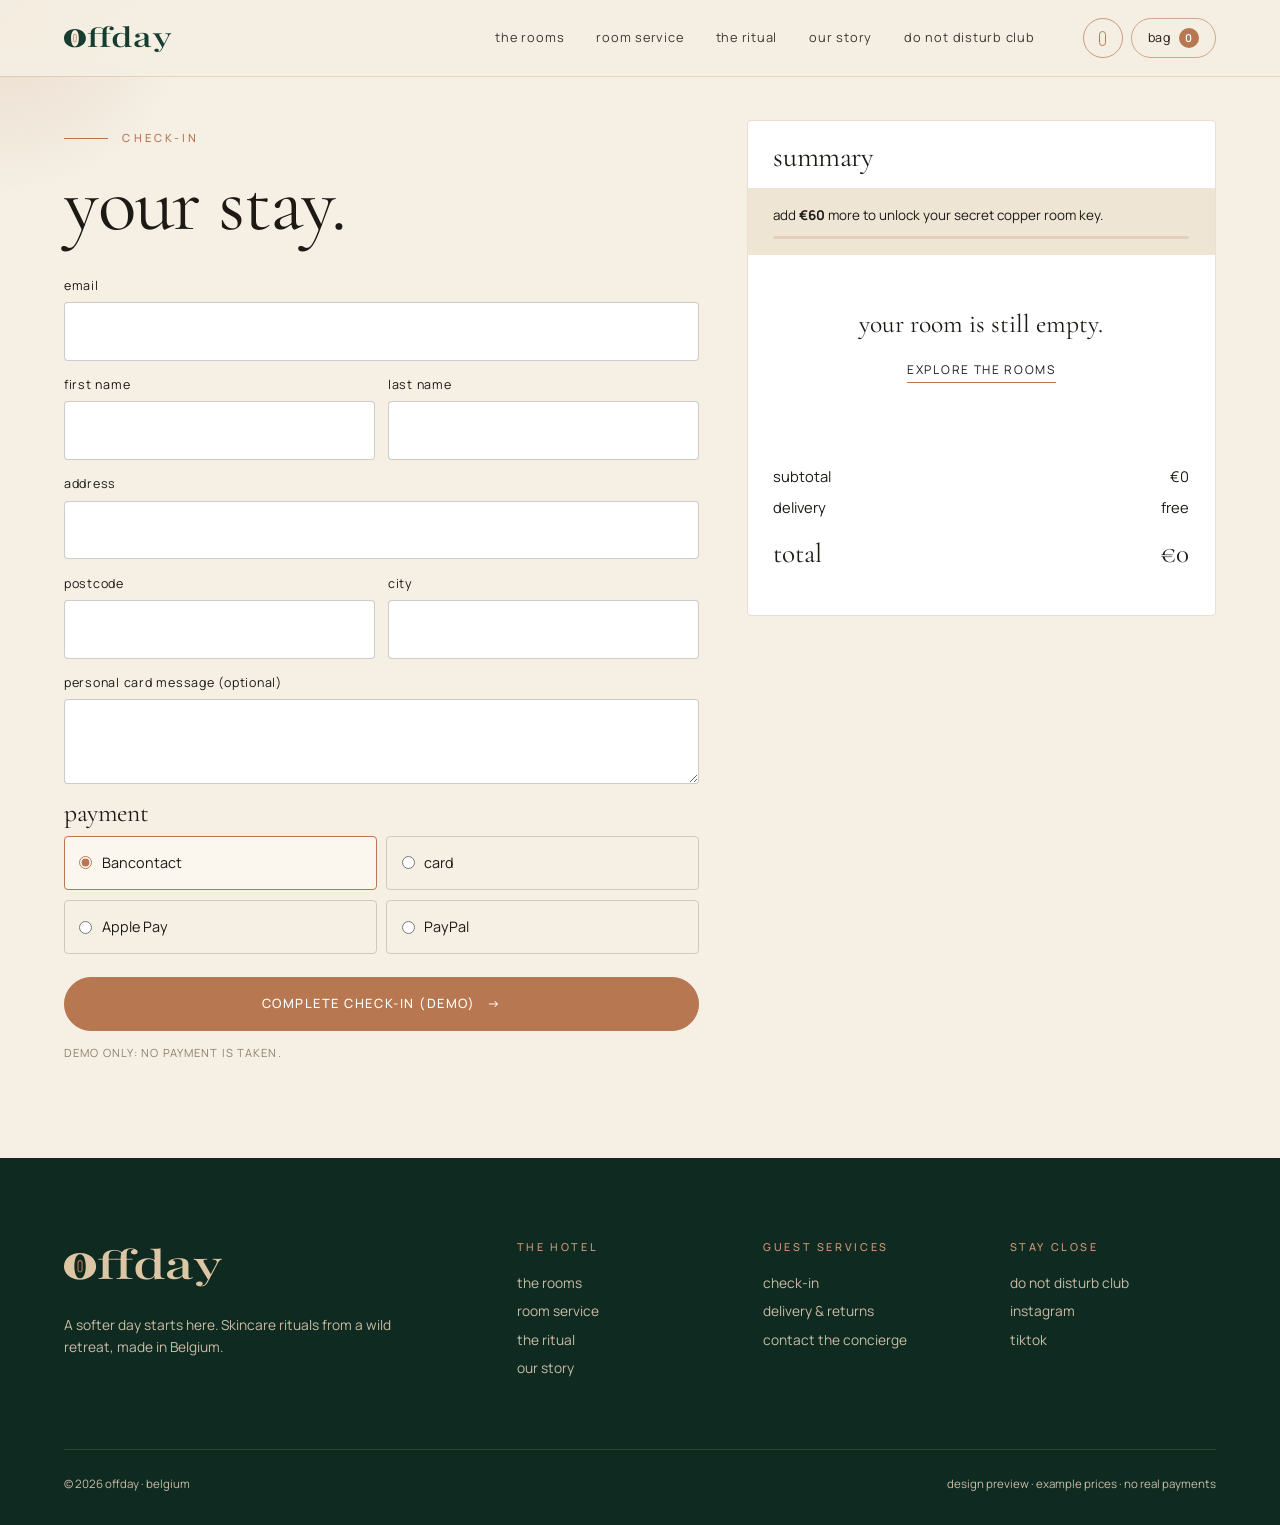
<file: check-in.html>
<!doctype html><html lang="en"><head><meta charset="utf-8"><meta name="viewport" content="width=device-width,initial-scale=1,viewport-fit=cover">
<title>check-in · offday</title><meta name="description" content="your offday bag"><meta name="theme-color" content="#173C30">
<link rel="preconnect" href="https://fonts.googleapis.com"><link rel="preconnect" href="https://fonts.gstatic.com" crossorigin>
<link href="https://fonts.googleapis.com/css2?family=Cormorant+Garamond:ital,wght@0,400;0,500;1,400&family=Manrope:wght@400;500;600&family=Playfair+Display:wght@500&display=swap" rel="stylesheet">
<link rel="stylesheet" href="style.css"><script src="app.js" defer></script></head><body>
<a class="skip" href="#main">skip to content</a>
<header class="hdr"><div class="wrap"><a class="logo" href="index.html" aria-label="offday home"><svg viewBox="0 0 268 74" role="img" aria-label="offday"><path fill="currentColor" fill-rule="evenodd" d="M27 15c15.5 0 27 9.6 27 22.5S42.5 60 27 60 0 50.4 0 37.5 11.5 15 27 15zm0 2.2c-6.4 0-9.6 9.3-9.6 20.3s3.2 20.3 9.6 20.3 9.6-9.3 9.6-20.3S33.4 17.2 27 17.2z"/><rect x="23.6" y="28" width="6.8" height="19" rx="3.4" fill="none" stroke="#B77750" stroke-width="1.8"/><text x="56" y="59" font-family="Playfair Display,Didot,Georgia,serif" font-size="66" font-weight="500" fill="currentColor" textLength="210" lengthAdjust="spacingAndGlyphs">ffday</text></svg></a><nav class="nav" aria-label="main"><a href="index.html#rooms">the rooms</a><a href="room-service.html">room service</a><a href="index.html#ritual">the ritual</a><a href="index.html#story">our story</a><a href="index.html#club">do not disturb club</a></nav>
<div class="hdr-r"><button class="navoff" data-mode aria-pressed="false" aria-label="offday mode: switch off the noise" title="offday mode"><i></i></button><button class="bagbtn" aria-label="open your bag"><span>bag</span><b data-count>0</b></button><button class="burger" aria-label="menu" aria-expanded="false"><span></span><span></span></button></div></div></header>
<nav class="mnav" aria-label="mobile"><a href="index.html#rooms">the rooms</a><a href="room-service.html">room service</a><a href="index.html#ritual">the ritual</a><a href="index.html#story">our story</a><a href="index.html#club">do not disturb club</a><a href="check-in.html">check-in</a><small>a softer day starts here.</small></nav>
<main id="main"><div class="wrap" data-checkout><div class="co"><div><span class="kick">check-in</span><h1 style="font-size:clamp(3rem,7vw,5rem);margin:1rem 0 2rem">your stay.</h1>
<form id="cof"><div class="field"><label for="e">email</label><input id="e" type="email" required autocomplete="email"></div><div class="g2"><div class="field"><label for="fn">first name</label><input id="fn" required autocomplete="given-name"></div><div class="field"><label for="ln">last name</label><input id="ln" required autocomplete="family-name"></div></div>
<div class="field"><label for="ad">address</label><input id="ad" required autocomplete="street-address"></div><div class="g2"><div class="field"><label for="pc">postcode</label><input id="pc" required autocomplete="postal-code" inputmode="numeric"></div><div class="field"><label for="ct">city</label><input id="ct" required autocomplete="address-level2"></div></div>
<div class="field"><label for="card">personal card message (optional)</label><textarea id="card" rows="2" maxlength="160"></textarea></div>
<p class="disp" style="font-size:1.6rem;margin-top:1rem">payment</p><div class="pay"><label><input type="radio" name="p" checked>Bancontact</label><label><input type="radio" name="p">card</label><label><input type="radio" name="p">Apple Pay</label><label><input type="radio" name="p">PayPal</label></div>
<button class="btn" style="width:100%">complete check-in (demo) <span class="arr">→</span></button><p class="ph-note" style="margin-top:.8rem">demo only: no payment is taken.</p></form></div>
<aside class="summ"><div style="padding:1.4rem 1.6rem 0"><p class="disp" style="font-size:1.8rem">summary</p></div><div class="gift" style="margin-top:1rem"><span data-gift></span><div class="bar"><i data-bar></i></div></div><div class="lines" data-lines></div><div style="padding:1.4rem 1.6rem"><div class="rowp"><span>subtotal</span><span data-sub></span></div><div class="rowp"><span>delivery</span><span data-ship></span></div><div class="tot" style="margin-top:.8rem"><span>total</span><span data-total></span></div></div></aside></div></div>
<script>document.addEventListener('DOMContentLoaded',()=>document.getElementById('cof').addEventListener('submit',e=>{e.preventDefault();localStorage.removeItem(K);document.querySelector('.co').innerHTML='<div><span class="kick">checked in</span><h1 style="font-size:4rem;margin:1rem 0">welcome to your offday.</h1><p class="lede">Demo check-in complete. No payment was taken.</p><a class="btn" style="margin-top:2rem" href="index.html">back to the lobby</a></div>';render()}))</script></main>
<footer><div class="wrap"><div class="grid"><div><a class="logo" href="index.html"><svg viewBox="0 0 268 74" role="img" aria-label="offday"><path fill="currentColor" fill-rule="evenodd" d="M27 15c15.5 0 27 9.6 27 22.5S42.5 60 27 60 0 50.4 0 37.5 11.5 15 27 15zm0 2.2c-6.4 0-9.6 9.3-9.6 20.3s3.2 20.3 9.6 20.3 9.6-9.3 9.6-20.3S33.4 17.2 27 17.2z"/><rect x="23.6" y="28" width="6.8" height="19" rx="3.4" fill="none" stroke="#B77750" stroke-width="1.8"/><text x="56" y="59" font-family="Playfair Display,Didot,Georgia,serif" font-size="66" font-weight="500" fill="currentColor" textLength="210" lengthAdjust="spacingAndGlyphs">ffday</text></svg></a><p style="margin-top:1.2rem;max-width:22rem">A softer day starts here. Skincare rituals from a wild retreat, made in Belgium.</p></div>
<div><h4>the hotel</h4><a href="index.html#rooms">the rooms</a><a href="room-service.html">room service</a><a href="index.html#ritual">the ritual</a><a href="index.html#story">our story</a></div>
<div><h4>guest services</h4><a href="check-in.html">check-in</a><a href="#">delivery & returns</a><a href="#">contact the concierge</a></div>
<div><h4>stay close</h4><a href="index.html#club">do not disturb club</a><a href="#">instagram</a><a href="#">tiktok</a></div></div>
<div class="legal"><span>© 2026 offday · belgium</span><span>design preview · example prices · no real payments</span></div></div></footer>
<div class="scrim"></div><aside class="drawer" aria-hidden="true" aria-label="your bag"><header><h2>your stay</h2><button class="xbtn" aria-label="close bag">✕</button></header>
<div class="gift"><span data-gift></span><div class="bar"><i data-bar></i></div></div><div class="lines" data-lines></div>
<footer><div class="rowp"><span>subtotal</span><span data-sub></span></div><div class="rowp"><span>delivery (BE)</span><span data-ship></span></div><div class="tot"><span>total</span><span data-total></span></div><a class="btn" style="width:100%" href="check-in.html">check-in <span class="arr">→</span></a><p class="ph-note" style="text-align:center;margin-top:.8rem">example prices · demo checkout</p></footer></aside>
</body></html>
</file>
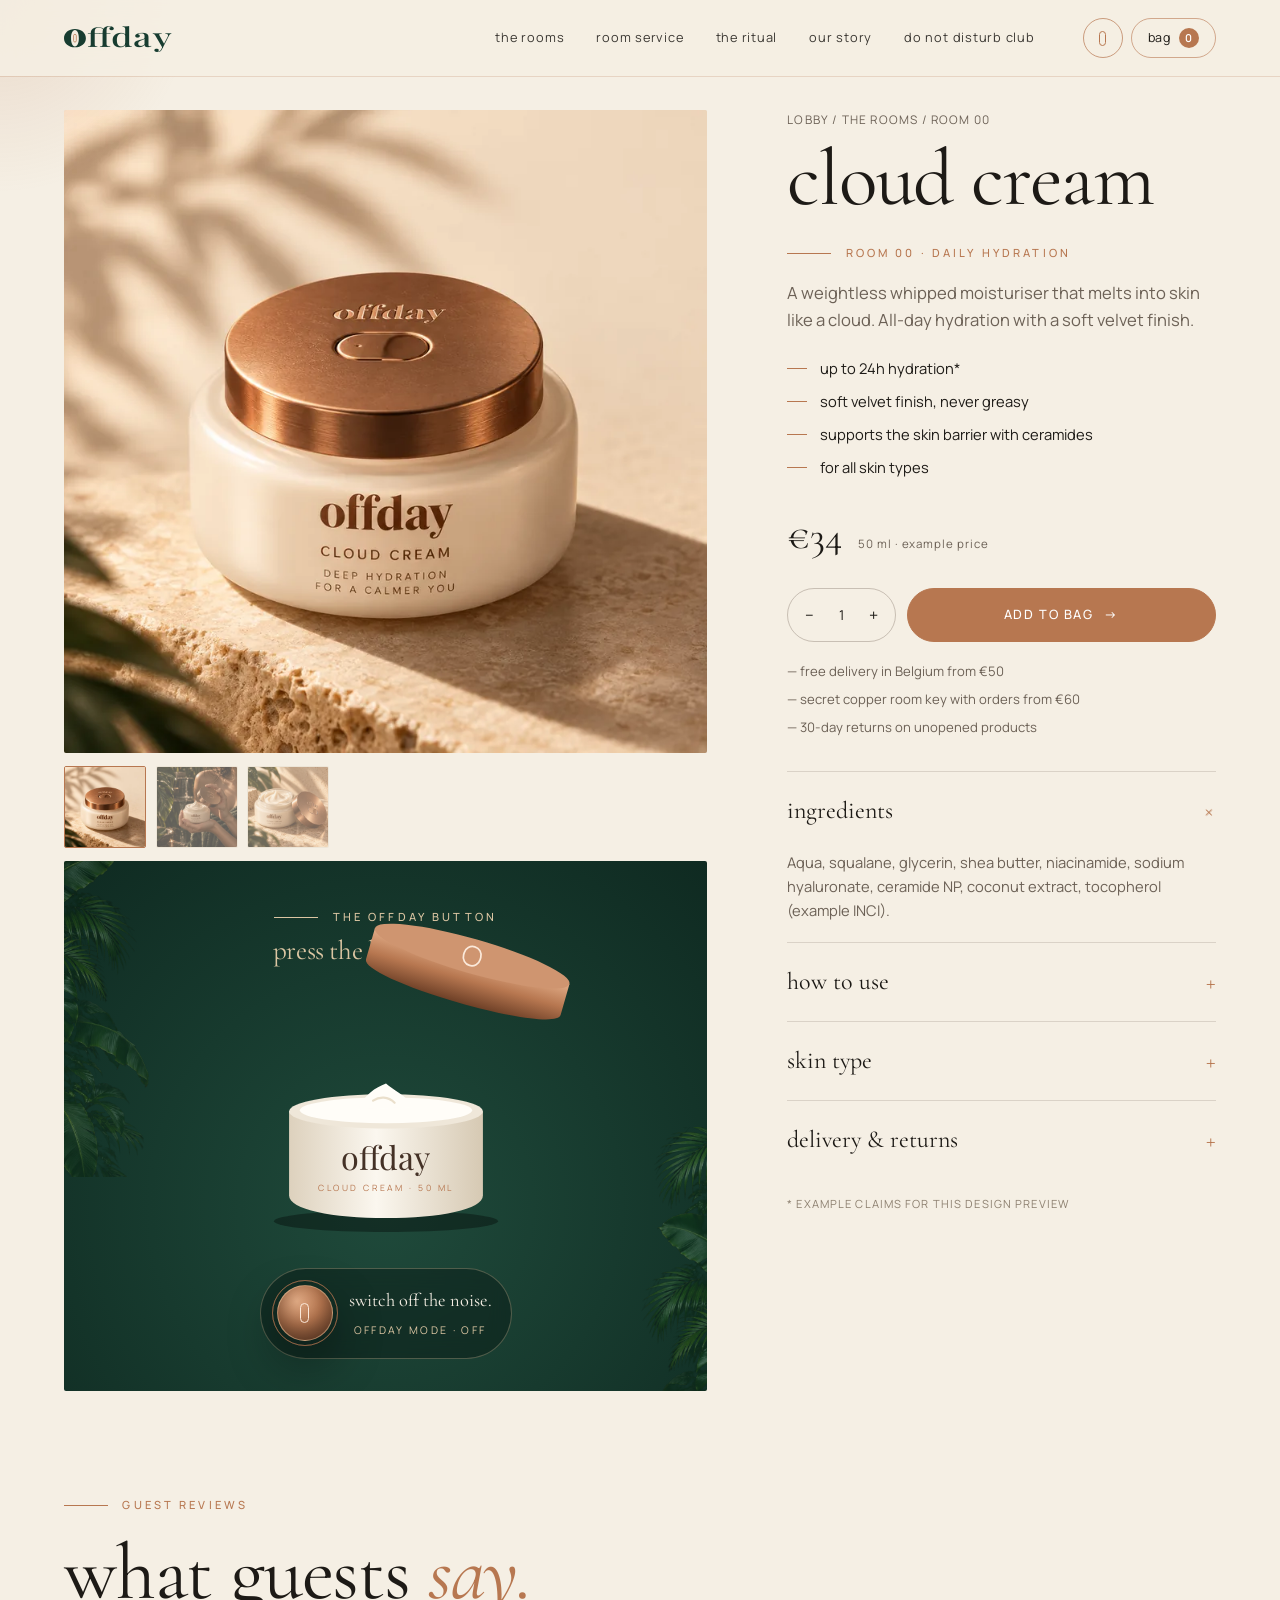
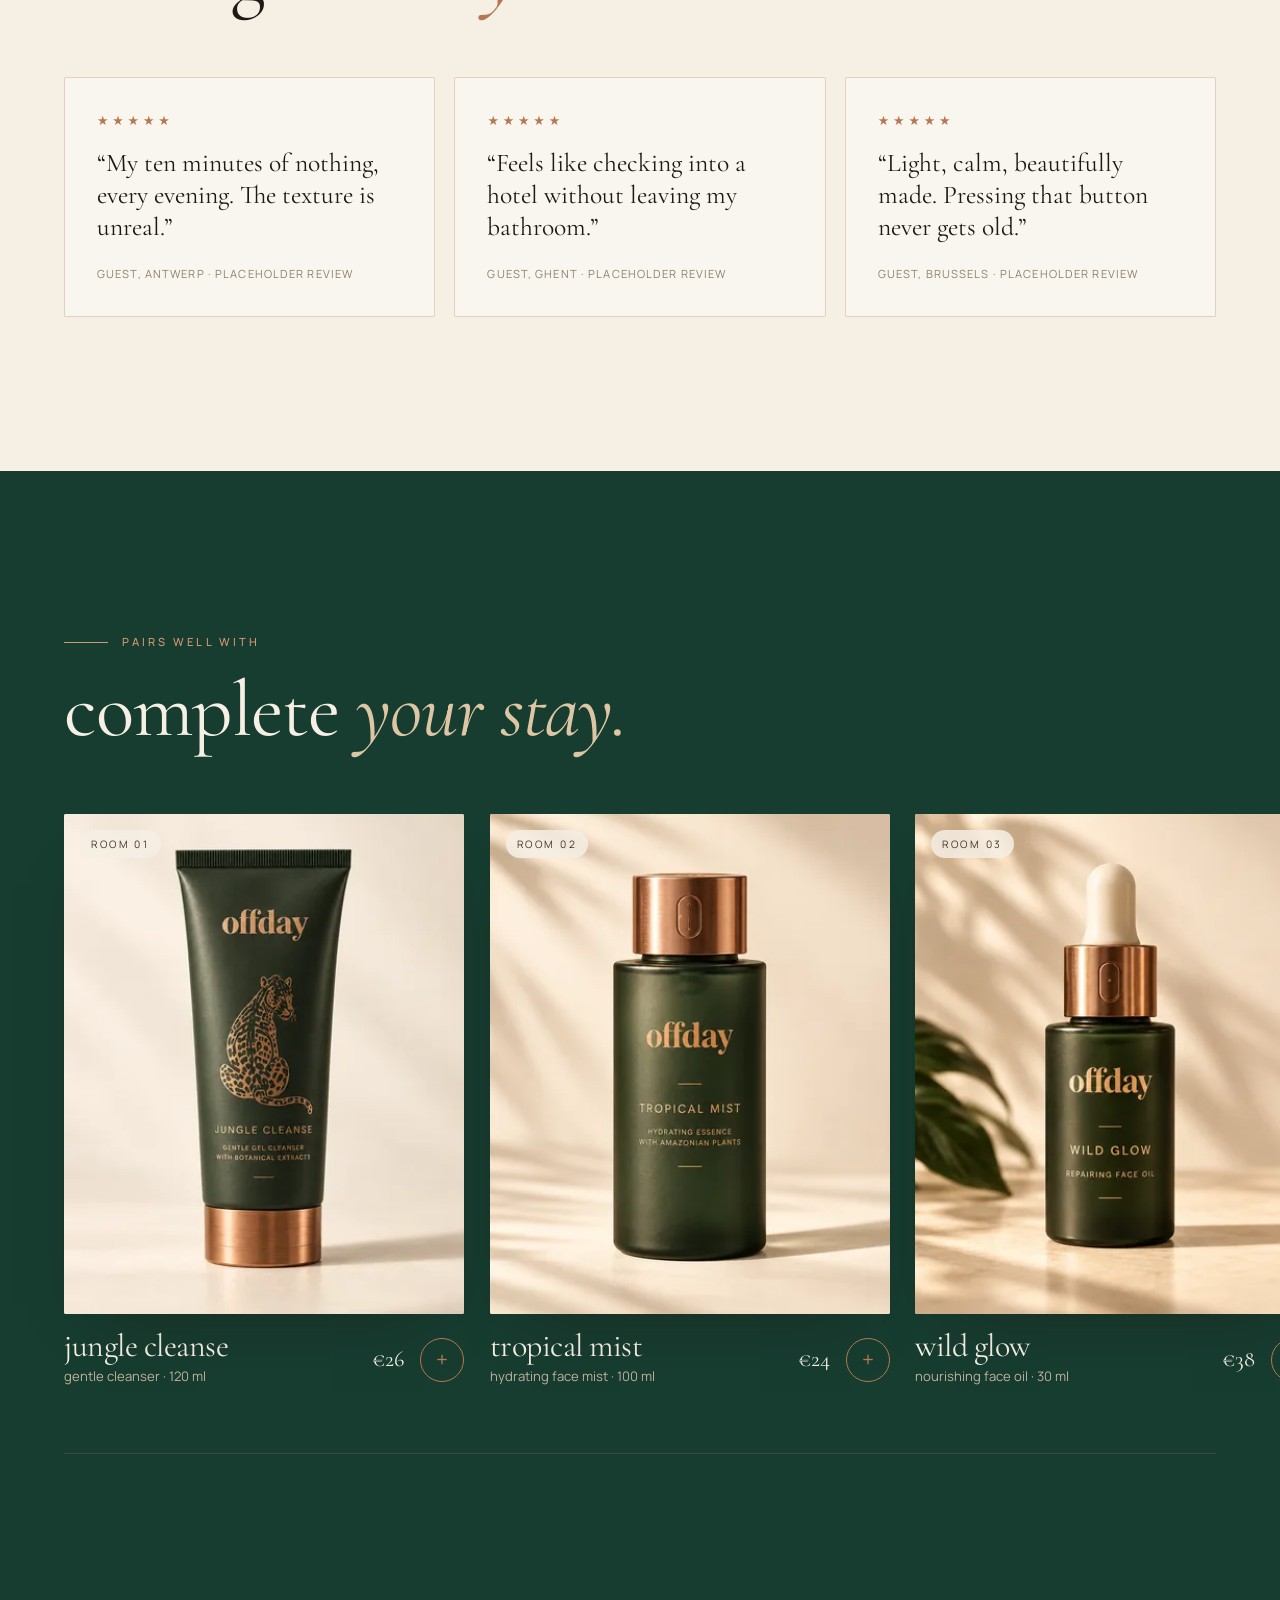
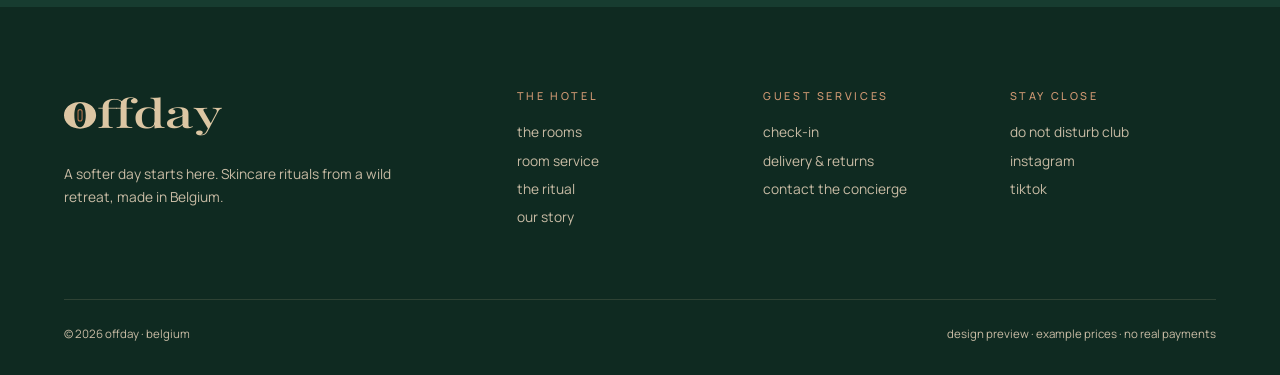
<file: room-00.html>
<!doctype html><html lang="en"><head><meta charset="utf-8"><meta name="viewport" content="width=device-width,initial-scale=1,viewport-fit=cover">
<title>cloud cream · room 00 · offday</title><meta name="description" content="A weightless whipped moisturiser that melts into skin like a cloud. All-day hydration with a soft velvet finish."><meta name="theme-color" content="#173C30">
<link rel="preconnect" href="https://fonts.googleapis.com"><link rel="preconnect" href="https://fonts.gstatic.com" crossorigin>
<link href="https://fonts.googleapis.com/css2?family=Cormorant+Garamond:ital,wght@0,400;0,500;1,400&family=Manrope:wght@400;500;600&family=Playfair+Display:wght@500&display=swap" rel="stylesheet">
<link rel="stylesheet" href="style.css"><script src="app.js" defer></script></head><body>
<a class="skip" href="#main">skip to content</a>
<header class="hdr"><div class="wrap"><a class="logo" href="index.html" aria-label="offday home"><svg viewBox="0 0 268 74" role="img" aria-label="offday"><path fill="currentColor" fill-rule="evenodd" d="M27 15c15.5 0 27 9.6 27 22.5S42.5 60 27 60 0 50.4 0 37.5 11.5 15 27 15zm0 2.2c-6.4 0-9.6 9.3-9.6 20.3s3.2 20.3 9.6 20.3 9.6-9.3 9.6-20.3S33.4 17.2 27 17.2z"/><rect x="23.6" y="28" width="6.8" height="19" rx="3.4" fill="none" stroke="#B77750" stroke-width="1.8"/><text x="56" y="59" font-family="Playfair Display,Didot,Georgia,serif" font-size="66" font-weight="500" fill="currentColor" textLength="210" lengthAdjust="spacingAndGlyphs">ffday</text></svg></a><nav class="nav" aria-label="main"><a href="index.html#rooms">the rooms</a><a href="room-service.html">room service</a><a href="index.html#ritual">the ritual</a><a href="index.html#story">our story</a><a href="index.html#club">do not disturb club</a></nav>
<div class="hdr-r"><button class="navoff" data-mode aria-pressed="false" aria-label="offday mode: switch off the noise" title="offday mode"><i></i></button><button class="bagbtn" aria-label="open your bag"><span>bag</span><b data-count>0</b></button><button class="burger" aria-label="menu" aria-expanded="false"><span></span><span></span></button></div></div></header>
<nav class="mnav" aria-label="mobile"><a href="index.html#rooms">the rooms</a><a href="room-service.html">room service</a><a href="index.html#ritual">the ritual</a><a href="index.html#story">our story</a><a href="index.html#club">do not disturb club</a><a href="check-in.html">check-in</a><small>a softer day starts here.</small></nav>
<main id="main"><div class="wrap"><div class="pdp"><div class="gal"><div class="main"><img class="" src="img2/cloud-cream-800.webp" srcset="img2/cloud-cream-480.webp 480w, img2/cloud-cream-800.webp 800w, img2/cloud-cream-1254.webp 1254w" sizes="(min-width:1000px) 55vw, 90vw" alt="offday cloud cream" style="object-position:50% 50%" fetchpriority=high ></div><div class="thumbs"><button data-src="img2/cloud-cream-800.webp" data-srcset="img2/cloud-cream-480.webp 480w, img2/cloud-cream-800.webp 800w, img2/cloud-cream-1254.webp 1254w" data-pos="50% 50%" aria-current="true" aria-label="view image 1"><img src="img2/cloud-cream-480.webp" alt="" style="object-position:50% 50%" loading="lazy"></button><button data-src="img2/lifestyle-800.webp" data-srcset="img2/lifestyle-600.webp 600w, img2/lifestyle-900.webp 900w, img2/lifestyle-1122.webp 1122w" data-pos="55% 40%" aria-current="false" aria-label="view image 2"><img src="img2/lifestyle-480.webp" alt="" style="object-position:55% 40%" loading="lazy"></button><button data-src="img2/texture-800.webp" data-srcset="img2/texture-480.webp 480w, img2/texture-800.webp 800w, img2/texture-1254.webp 1254w" data-pos="50% 50%" aria-current="false" aria-label="view image 3"><img src="img2/texture-480.webp" alt="" style="object-position:50% 50%" loading="lazy"></button></div><div class="jarstage rv"><img class="leafdeco" src="img2/leaves-left.webp" alt="" style="left:-14%;top:-20%"><img class="leafdeco" src="img2/leaves-right.webp" alt="" style="right:-14%;bottom:-30%"><p class="kick" style="color:var(--ch);position:relative">the offday button</p><p class="disp" style="font-size:1.7rem;margin:.6rem 0 1rem;position:relative">press the logo to open.</p>
<svg class="jar" viewBox="0 0 260 240" role="button" tabindex="0" aria-pressed="false" aria-label="open the cloud cream jar"><defs><linearGradient id="cu" x1="0" y1="0" x2="0" y2="1"><stop offset="0" stop-color="#e2ad88"/><stop offset=".5" stop-color="#B77750"/><stop offset="1" stop-color="#6e4027"/></linearGradient><linearGradient id="ivg" x1="0" x2="1"><stop offset="0" stop-color="#ddd1bd"/><stop offset=".45" stop-color="#fbf7ef"/><stop offset="1" stop-color="#d6c9b3"/></linearGradient></defs>
<ellipse cx="130" cy="224" rx="104" ry="10" fill="rgba(0,0,0,.35)"/><path d="M40 122h180v78c0 13-40 21-90 21s-90-8-90-21z" fill="url(#ivg)"/><ellipse cx="130" cy="122" rx="90" ry="16" fill="#efe7d9"/>
<g class="cream"><ellipse cx="130" cy="121" rx="80" ry="12" fill="#fffdf8"/><path d="M104 120c6-14 16-20 26-24 6 6 18 10 26 22" fill="#fffdf8"/><path d="M118 112c6-4 14-4 20 2" fill="none" stroke="#eadfcb" stroke-width="2" stroke-linecap="round"/></g>
<text x="130" y="176" text-anchor="middle" font-family="Playfair Display,Georgia,serif" font-size="30" fill="#443126">offday</text><text x="130" y="196" text-anchor="middle" font-family="Manrope,sans-serif" font-size="8" letter-spacing="2.4" fill="#B77750">CLOUD CREAM · 50 ML</text>
<g class="lid"><path d="M36 86h188v30c0 9-42 15-94 15s-94-6-94-15z" fill="url(#cu)"/><ellipse cx="130" cy="86" rx="94" ry="16" fill="#cf9570"/><rect x="122" y="77" width="16" height="18" rx="8" fill="none" stroke="#fbe9da" stroke-width="1.6"/></g></svg>
<button class="modecard" data-mode aria-pressed="false"><span class="bigoff" aria-hidden="true"><i></i></span><span><b>switch off the noise.</b><small data-modelabel>OFFDAY MODE · OFF</small></span></button></div></div>
<div class="buy"><p class="crumbs"><a href="index.html">lobby</a> / <a href="index.html#rooms">the rooms</a> / room 00</p><h1>cloud cream</h1><span class="kick">room 00 · daily hydration</span><p class="lede" style="margin-top:1rem">A weightless whipped moisturiser that melts into skin like a cloud. All-day hydration with a soft velvet finish.</p><ul class="ben"><li>up to 24h hydration*</li><li>soft velvet finish, never greasy</li><li>supports the skin barrier with ceramides</li><li>for all skin types</li></ul>
<div class="pricebig">€34 <small>50 ml · example price</small></div><div class="buyrow"><div class="qty"><button data-q="-1" aria-label="less">−</button><span data-qty aria-live="polite">1</span><button data-q="1" aria-label="more">+</button></div><button class="btn" data-add="cloud-cream" data-useqty>add to bag <span class="arr">→</span></button></div>
<div class="assure"><span>— free delivery in Belgium from €50</span><span>— secret copper room key with orders from €60</span><span>— 30-day returns on unopened products</span></div>
<div style="margin-top:2rem"><details open><summary>ingredients</summary><p>Aqua, squalane, glycerin, shea butter, niacinamide, sodium hyaluronate, ceramide NP, coconut extract, tocopherol (example INCI).</p></details><details><summary>how to use</summary><p>Morning and evening on clean skin. Press the logo, lift the lid, warm a pea-sized amount and press into face and neck.</p></details><details><summary>skin type</summary><p>All skin types, including sensitive. Fragrance-light. Dermatological testing to be confirmed.</p></details><details><summary>delivery & returns</summary><p>Ships in 1–2 working days with bpost. Belgium €4.95, free from €50. Returns within 30 days.</p></details></div><p class="ph-note" style="margin-top:1rem">* example claims for this design preview</p></div></div></div>
<section class="s" style="padding-top:2rem"><div class="wrap"><div class="shead"><div><span class="kick">guest reviews</span><h2>what guests <em>say.</em></h2></div></div><div class="reviews"><figure class="review rv" style="--d:0"><div class="stars" aria-label="5 out of 5">★★★★★</div><q>My ten minutes of nothing, every evening. The texture is unreal.</q><figcaption class="ph-note">guest, antwerp · placeholder review</figcaption></figure><figure class="review rv" style="--d:1"><div class="stars" aria-label="5 out of 5">★★★★★</div><q>Feels like checking into a hotel without leaving my bathroom.</q><figcaption class="ph-note">guest, ghent · placeholder review</figcaption></figure><figure class="review rv" style="--d:2"><div class="stars" aria-label="5 out of 5">★★★★★</div><q>Light, calm, beautifully made. Pressing that button never gets old.</q><figcaption class="ph-note">guest, brussels · placeholder review</figcaption></figure></div></div></section>
<section class="s dark hs"><div class="wrap shead"><div><span class="kick">pairs well with</span><h2>complete <em>your stay.</em></h2></div></div><div class="track"><article class="card rv" style="--d:0"><a class="ph" href="room-01.html" aria-label="jungle cleanse, room 01"><span class="tag">room 01</span><img class="" src="img2/jungle-cleanse-800.webp" srcset="img2/jungle-cleanse-480.webp 480w, img2/jungle-cleanse-800.webp 800w, img2/jungle-cleanse-1254.webp 1254w" sizes="(min-width:1000px) 400px, 78vw" alt="offday jungle cleanse 120 ml" style="object-position:50% 50%" loading=lazy decoding=async ><img class="alt" src="img2/shelf-800.webp" srcset="img2/shelf-480.webp 480w, img2/shelf-800.webp 800w, img2/shelf-1672.webp 1672w" sizes="(min-width:1000px) 400px, 78vw" alt="" style="object-position:40% 60%" loading=lazy decoding=async ></a>
<div class="row"><div><h3><a href="room-01.html">jungle cleanse</a></h3><span class="meta">gentle cleanser · 120 ml</span></div><div style="display:flex;align-items:center;gap:1rem"><span class="price">€26</span><button class="qadd" data-add="jungle-cleanse" aria-label="quick add jungle cleanse to bag">+</button></div></div></article><article class="card rv" style="--d:1"><a class="ph" href="room-02.html" aria-label="tropical mist, room 02"><span class="tag">room 02</span><img class="" src="img2/tropical-mist-800.webp" srcset="img2/tropical-mist-480.webp 480w, img2/tropical-mist-800.webp 800w, img2/tropical-mist-1254.webp 1254w" sizes="(min-width:1000px) 400px, 78vw" alt="offday tropical mist 100 ml" style="object-position:50% 50%" loading=lazy decoding=async ><img class="alt" src="img2/shelf-800.webp" srcset="img2/shelf-480.webp 480w, img2/shelf-800.webp 800w, img2/shelf-1672.webp 1672w" sizes="(min-width:1000px) 400px, 78vw" alt="" style="object-position:40% 60%" loading=lazy decoding=async ></a>
<div class="row"><div><h3><a href="room-02.html">tropical mist</a></h3><span class="meta">hydrating face mist · 100 ml</span></div><div style="display:flex;align-items:center;gap:1rem"><span class="price">€24</span><button class="qadd" data-add="tropical-mist" aria-label="quick add tropical mist to bag">+</button></div></div></article><article class="card rv" style="--d:2"><a class="ph" href="room-03.html" aria-label="wild glow, room 03"><span class="tag">room 03</span><img class="" src="img2/wild-glow-800.webp" srcset="img2/wild-glow-480.webp 480w, img2/wild-glow-800.webp 800w, img2/wild-glow-1254.webp 1254w" sizes="(min-width:1000px) 400px, 78vw" alt="offday wild glow 30 ml" style="object-position:50% 50%" loading=lazy decoding=async ><img class="alt" src="img2/shelf-800.webp" srcset="img2/shelf-480.webp 480w, img2/shelf-800.webp 800w, img2/shelf-1672.webp 1672w" sizes="(min-width:1000px) 400px, 78vw" alt="" style="object-position:40% 60%" loading=lazy decoding=async ></a>
<div class="row"><div><h3><a href="room-03.html">wild glow</a></h3><span class="meta">nourishing face oil · 30 ml</span></div><div style="display:flex;align-items:center;gap:1rem"><span class="price">€38</span><button class="qadd" data-add="wild-glow" aria-label="quick add wild glow to bag">+</button></div></div></article></div><div class="progress"><i></i></div></section>
<div class="sticky"><div><b class="disp" style="font-size:1.3rem;font-weight:400">cloud cream</b><br><small>€34 · 50 ml</small></div><button class="btn" data-add="cloud-cream">add to bag</button></div></main>
<footer><div class="wrap"><div class="grid"><div><a class="logo" href="index.html"><svg viewBox="0 0 268 74" role="img" aria-label="offday"><path fill="currentColor" fill-rule="evenodd" d="M27 15c15.5 0 27 9.6 27 22.5S42.5 60 27 60 0 50.4 0 37.5 11.5 15 27 15zm0 2.2c-6.4 0-9.6 9.3-9.6 20.3s3.2 20.3 9.6 20.3 9.6-9.3 9.6-20.3S33.4 17.2 27 17.2z"/><rect x="23.6" y="28" width="6.8" height="19" rx="3.4" fill="none" stroke="#B77750" stroke-width="1.8"/><text x="56" y="59" font-family="Playfair Display,Didot,Georgia,serif" font-size="66" font-weight="500" fill="currentColor" textLength="210" lengthAdjust="spacingAndGlyphs">ffday</text></svg></a><p style="margin-top:1.2rem;max-width:22rem">A softer day starts here. Skincare rituals from a wild retreat, made in Belgium.</p></div>
<div><h4>the hotel</h4><a href="index.html#rooms">the rooms</a><a href="room-service.html">room service</a><a href="index.html#ritual">the ritual</a><a href="index.html#story">our story</a></div>
<div><h4>guest services</h4><a href="check-in.html">check-in</a><a href="#">delivery & returns</a><a href="#">contact the concierge</a></div>
<div><h4>stay close</h4><a href="index.html#club">do not disturb club</a><a href="#">instagram</a><a href="#">tiktok</a></div></div>
<div class="legal"><span>© 2026 offday · belgium</span><span>design preview · example prices · no real payments</span></div></div></footer>
<div class="scrim"></div><aside class="drawer" aria-hidden="true" aria-label="your bag"><header><h2>your stay</h2><button class="xbtn" aria-label="close bag">✕</button></header>
<div class="gift"><span data-gift></span><div class="bar"><i data-bar></i></div></div><div class="lines" data-lines></div>
<footer><div class="rowp"><span>subtotal</span><span data-sub></span></div><div class="rowp"><span>delivery (BE)</span><span data-ship></span></div><div class="tot"><span>total</span><span data-total></span></div><a class="btn" style="width:100%" href="check-in.html">check-in <span class="arr">→</span></a><p class="ph-note" style="text-align:center;margin-top:.8rem">example prices · demo checkout</p></footer></aside>
</body></html>
</file>
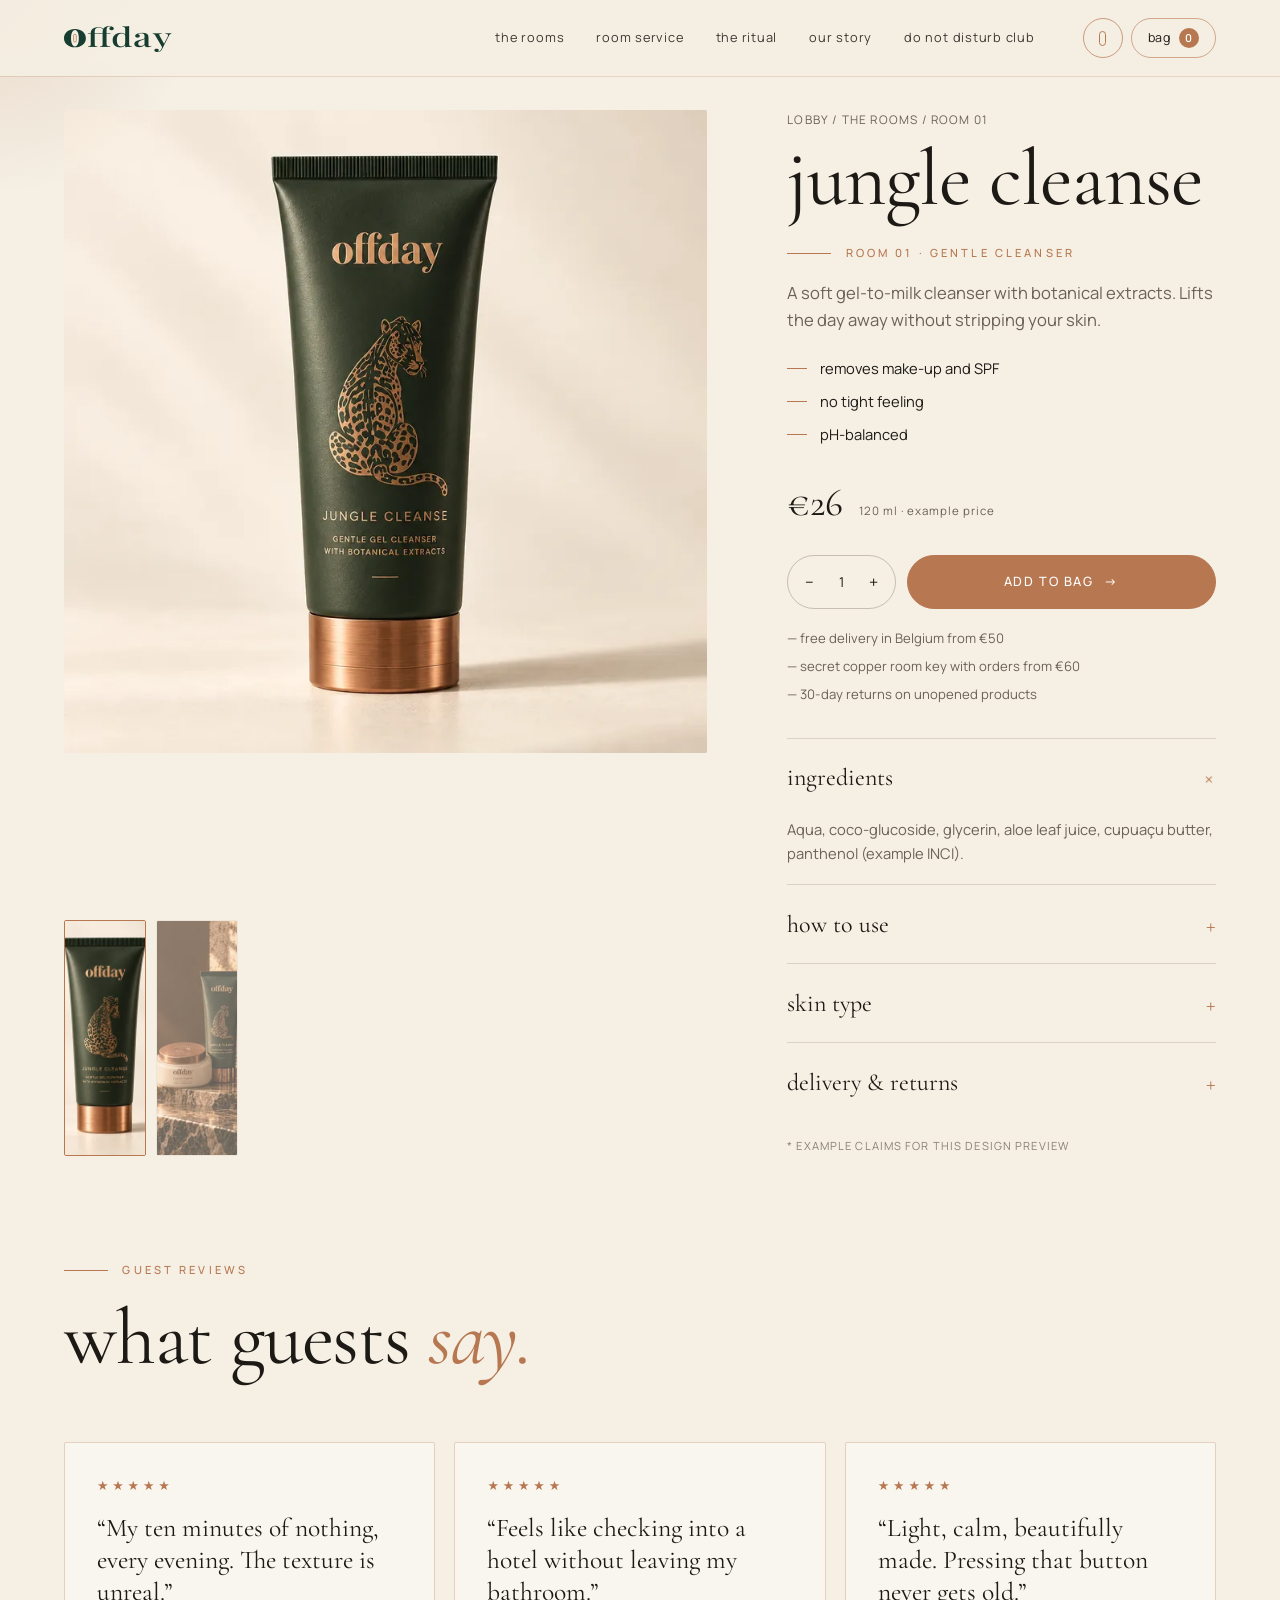
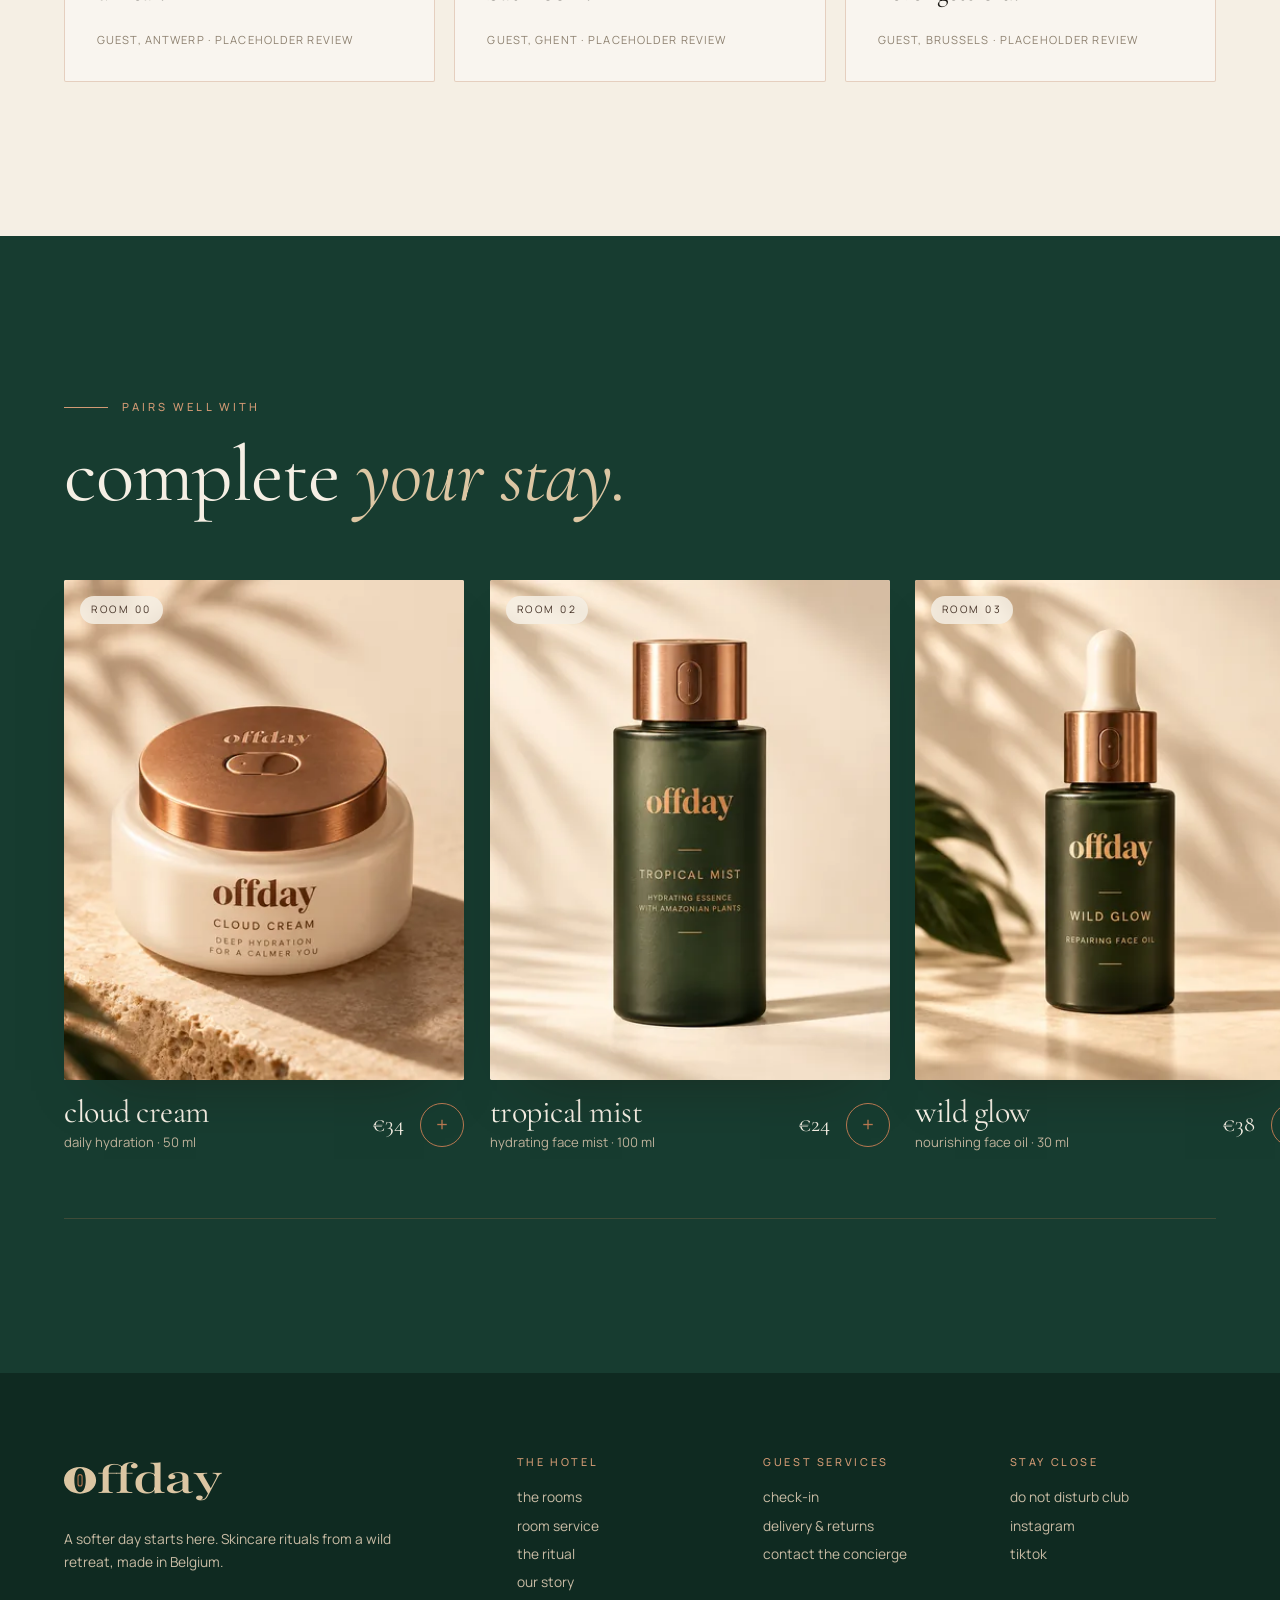
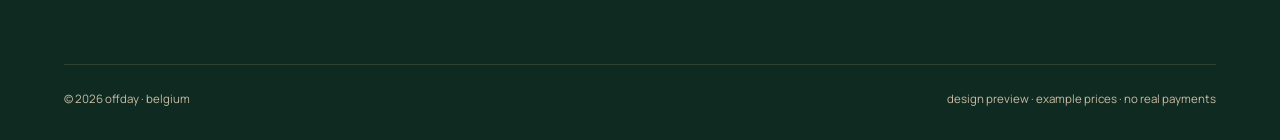
<file: room-01.html>
<!doctype html><html lang="en"><head><meta charset="utf-8"><meta name="viewport" content="width=device-width,initial-scale=1,viewport-fit=cover">
<title>jungle cleanse · room 01 · offday</title><meta name="description" content="A soft gel-to-milk cleanser with botanical extracts. Lifts the day away without stripping your skin."><meta name="theme-color" content="#173C30">
<link rel="preconnect" href="https://fonts.googleapis.com"><link rel="preconnect" href="https://fonts.gstatic.com" crossorigin>
<link href="https://fonts.googleapis.com/css2?family=Cormorant+Garamond:ital,wght@0,400;0,500;1,400&family=Manrope:wght@400;500;600&family=Playfair+Display:wght@500&display=swap" rel="stylesheet">
<link rel="stylesheet" href="style.css"><script src="app.js" defer></script></head><body>
<a class="skip" href="#main">skip to content</a>
<header class="hdr"><div class="wrap"><a class="logo" href="index.html" aria-label="offday home"><svg viewBox="0 0 268 74" role="img" aria-label="offday"><path fill="currentColor" fill-rule="evenodd" d="M27 15c15.5 0 27 9.6 27 22.5S42.5 60 27 60 0 50.4 0 37.5 11.5 15 27 15zm0 2.2c-6.4 0-9.6 9.3-9.6 20.3s3.2 20.3 9.6 20.3 9.6-9.3 9.6-20.3S33.4 17.2 27 17.2z"/><rect x="23.6" y="28" width="6.8" height="19" rx="3.4" fill="none" stroke="#B77750" stroke-width="1.8"/><text x="56" y="59" font-family="Playfair Display,Didot,Georgia,serif" font-size="66" font-weight="500" fill="currentColor" textLength="210" lengthAdjust="spacingAndGlyphs">ffday</text></svg></a><nav class="nav" aria-label="main"><a href="index.html#rooms">the rooms</a><a href="room-service.html">room service</a><a href="index.html#ritual">the ritual</a><a href="index.html#story">our story</a><a href="index.html#club">do not disturb club</a></nav>
<div class="hdr-r"><button class="navoff" data-mode aria-pressed="false" aria-label="offday mode: switch off the noise" title="offday mode"><i></i></button><button class="bagbtn" aria-label="open your bag"><span>bag</span><b data-count>0</b></button><button class="burger" aria-label="menu" aria-expanded="false"><span></span><span></span></button></div></div></header>
<nav class="mnav" aria-label="mobile"><a href="index.html#rooms">the rooms</a><a href="room-service.html">room service</a><a href="index.html#ritual">the ritual</a><a href="index.html#story">our story</a><a href="index.html#club">do not disturb club</a><a href="check-in.html">check-in</a><small>a softer day starts here.</small></nav>
<main id="main"><div class="wrap"><div class="pdp"><div class="gal"><div class="main"><img class="" src="img2/jungle-cleanse-800.webp" srcset="img2/jungle-cleanse-480.webp 480w, img2/jungle-cleanse-800.webp 800w, img2/jungle-cleanse-1254.webp 1254w" sizes="(min-width:1000px) 55vw, 90vw" alt="offday jungle cleanse" style="object-position:50% 50%" fetchpriority=high ></div><div class="thumbs"><button data-src="img2/jungle-cleanse-800.webp" data-srcset="img2/jungle-cleanse-480.webp 480w, img2/jungle-cleanse-800.webp 800w, img2/jungle-cleanse-1254.webp 1254w" data-pos="50% 50%" aria-current="true" aria-label="view image 1"><img src="img2/jungle-cleanse-480.webp" alt="" style="object-position:50% 50%" loading="lazy"></button><button data-src="img2/shelf-800.webp" data-srcset="img2/shelf-480.webp 480w, img2/shelf-800.webp 800w, img2/shelf-1672.webp 1672w" data-pos="45% 60%" aria-current="false" aria-label="view image 2"><img src="img2/shelf-480.webp" alt="" style="object-position:45% 60%" loading="lazy"></button></div></div>
<div class="buy"><p class="crumbs"><a href="index.html">lobby</a> / <a href="index.html#rooms">the rooms</a> / room 01</p><h1>jungle cleanse</h1><span class="kick">room 01 · gentle cleanser</span><p class="lede" style="margin-top:1rem">A soft gel-to-milk cleanser with botanical extracts. Lifts the day away without stripping your skin.</p><ul class="ben"><li>removes make-up and SPF</li><li>no tight feeling</li><li>pH-balanced</li></ul>
<div class="pricebig">€26 <small>120 ml · example price</small></div><div class="buyrow"><div class="qty"><button data-q="-1" aria-label="less">−</button><span data-qty aria-live="polite">1</span><button data-q="1" aria-label="more">+</button></div><button class="btn" data-add="jungle-cleanse" data-useqty>add to bag <span class="arr">→</span></button></div>
<div class="assure"><span>— free delivery in Belgium from €50</span><span>— secret copper room key with orders from €60</span><span>— 30-day returns on unopened products</span></div>
<div style="margin-top:2rem"><details open><summary>ingredients</summary><p>Aqua, coco-glucoside, glycerin, aloe leaf juice, cupuaçu butter, panthenol (example INCI).</p></details><details><summary>how to use</summary><p>Massage onto damp skin for 30 seconds, rinse with lukewarm water.</p></details><details><summary>skin type</summary><p>All skin types, including sensitive. Fragrance-light. Dermatological testing to be confirmed.</p></details><details><summary>delivery & returns</summary><p>Ships in 1–2 working days with bpost. Belgium €4.95, free from €50. Returns within 30 days.</p></details></div><p class="ph-note" style="margin-top:1rem">* example claims for this design preview</p></div></div></div>
<section class="s" style="padding-top:2rem"><div class="wrap"><div class="shead"><div><span class="kick">guest reviews</span><h2>what guests <em>say.</em></h2></div></div><div class="reviews"><figure class="review rv" style="--d:0"><div class="stars" aria-label="5 out of 5">★★★★★</div><q>My ten minutes of nothing, every evening. The texture is unreal.</q><figcaption class="ph-note">guest, antwerp · placeholder review</figcaption></figure><figure class="review rv" style="--d:1"><div class="stars" aria-label="5 out of 5">★★★★★</div><q>Feels like checking into a hotel without leaving my bathroom.</q><figcaption class="ph-note">guest, ghent · placeholder review</figcaption></figure><figure class="review rv" style="--d:2"><div class="stars" aria-label="5 out of 5">★★★★★</div><q>Light, calm, beautifully made. Pressing that button never gets old.</q><figcaption class="ph-note">guest, brussels · placeholder review</figcaption></figure></div></div></section>
<section class="s dark hs"><div class="wrap shead"><div><span class="kick">pairs well with</span><h2>complete <em>your stay.</em></h2></div></div><div class="track"><article class="card rv" style="--d:0"><a class="ph" href="room-00.html" aria-label="cloud cream, room 00"><span class="tag">room 00</span><img class="" src="img2/cloud-cream-800.webp" srcset="img2/cloud-cream-480.webp 480w, img2/cloud-cream-800.webp 800w, img2/cloud-cream-1254.webp 1254w" sizes="(min-width:1000px) 400px, 78vw" alt="offday cloud cream 50 ml" style="object-position:50% 50%" loading=lazy decoding=async ><img class="alt" src="img2/lifestyle-900.webp" srcset="img2/lifestyle-600.webp 600w, img2/lifestyle-900.webp 900w, img2/lifestyle-1122.webp 1122w" sizes="(min-width:1000px) 400px, 78vw" alt="" style="object-position:55% 45%" loading=lazy decoding=async ></a>
<div class="row"><div><h3><a href="room-00.html">cloud cream</a></h3><span class="meta">daily hydration · 50 ml</span></div><div style="display:flex;align-items:center;gap:1rem"><span class="price">€34</span><button class="qadd" data-add="cloud-cream" aria-label="quick add cloud cream to bag">+</button></div></div></article><article class="card rv" style="--d:1"><a class="ph" href="room-02.html" aria-label="tropical mist, room 02"><span class="tag">room 02</span><img class="" src="img2/tropical-mist-800.webp" srcset="img2/tropical-mist-480.webp 480w, img2/tropical-mist-800.webp 800w, img2/tropical-mist-1254.webp 1254w" sizes="(min-width:1000px) 400px, 78vw" alt="offday tropical mist 100 ml" style="object-position:50% 50%" loading=lazy decoding=async ><img class="alt" src="img2/shelf-800.webp" srcset="img2/shelf-480.webp 480w, img2/shelf-800.webp 800w, img2/shelf-1672.webp 1672w" sizes="(min-width:1000px) 400px, 78vw" alt="" style="object-position:40% 60%" loading=lazy decoding=async ></a>
<div class="row"><div><h3><a href="room-02.html">tropical mist</a></h3><span class="meta">hydrating face mist · 100 ml</span></div><div style="display:flex;align-items:center;gap:1rem"><span class="price">€24</span><button class="qadd" data-add="tropical-mist" aria-label="quick add tropical mist to bag">+</button></div></div></article><article class="card rv" style="--d:2"><a class="ph" href="room-03.html" aria-label="wild glow, room 03"><span class="tag">room 03</span><img class="" src="img2/wild-glow-800.webp" srcset="img2/wild-glow-480.webp 480w, img2/wild-glow-800.webp 800w, img2/wild-glow-1254.webp 1254w" sizes="(min-width:1000px) 400px, 78vw" alt="offday wild glow 30 ml" style="object-position:50% 50%" loading=lazy decoding=async ><img class="alt" src="img2/shelf-800.webp" srcset="img2/shelf-480.webp 480w, img2/shelf-800.webp 800w, img2/shelf-1672.webp 1672w" sizes="(min-width:1000px) 400px, 78vw" alt="" style="object-position:40% 60%" loading=lazy decoding=async ></a>
<div class="row"><div><h3><a href="room-03.html">wild glow</a></h3><span class="meta">nourishing face oil · 30 ml</span></div><div style="display:flex;align-items:center;gap:1rem"><span class="price">€38</span><button class="qadd" data-add="wild-glow" aria-label="quick add wild glow to bag">+</button></div></div></article></div><div class="progress"><i></i></div></section>
<div class="sticky"><div><b class="disp" style="font-size:1.3rem;font-weight:400">jungle cleanse</b><br><small>€26 · 120 ml</small></div><button class="btn" data-add="jungle-cleanse">add to bag</button></div></main>
<footer><div class="wrap"><div class="grid"><div><a class="logo" href="index.html"><svg viewBox="0 0 268 74" role="img" aria-label="offday"><path fill="currentColor" fill-rule="evenodd" d="M27 15c15.5 0 27 9.6 27 22.5S42.5 60 27 60 0 50.4 0 37.5 11.5 15 27 15zm0 2.2c-6.4 0-9.6 9.3-9.6 20.3s3.2 20.3 9.6 20.3 9.6-9.3 9.6-20.3S33.4 17.2 27 17.2z"/><rect x="23.6" y="28" width="6.8" height="19" rx="3.4" fill="none" stroke="#B77750" stroke-width="1.8"/><text x="56" y="59" font-family="Playfair Display,Didot,Georgia,serif" font-size="66" font-weight="500" fill="currentColor" textLength="210" lengthAdjust="spacingAndGlyphs">ffday</text></svg></a><p style="margin-top:1.2rem;max-width:22rem">A softer day starts here. Skincare rituals from a wild retreat, made in Belgium.</p></div>
<div><h4>the hotel</h4><a href="index.html#rooms">the rooms</a><a href="room-service.html">room service</a><a href="index.html#ritual">the ritual</a><a href="index.html#story">our story</a></div>
<div><h4>guest services</h4><a href="check-in.html">check-in</a><a href="#">delivery & returns</a><a href="#">contact the concierge</a></div>
<div><h4>stay close</h4><a href="index.html#club">do not disturb club</a><a href="#">instagram</a><a href="#">tiktok</a></div></div>
<div class="legal"><span>© 2026 offday · belgium</span><span>design preview · example prices · no real payments</span></div></div></footer>
<div class="scrim"></div><aside class="drawer" aria-hidden="true" aria-label="your bag"><header><h2>your stay</h2><button class="xbtn" aria-label="close bag">✕</button></header>
<div class="gift"><span data-gift></span><div class="bar"><i data-bar></i></div></div><div class="lines" data-lines></div>
<footer><div class="rowp"><span>subtotal</span><span data-sub></span></div><div class="rowp"><span>delivery (BE)</span><span data-ship></span></div><div class="tot"><span>total</span><span data-total></span></div><a class="btn" style="width:100%" href="check-in.html">check-in <span class="arr">→</span></a><p class="ph-note" style="text-align:center;margin-top:.8rem">example prices · demo checkout</p></footer></aside>
</body></html>
</file>
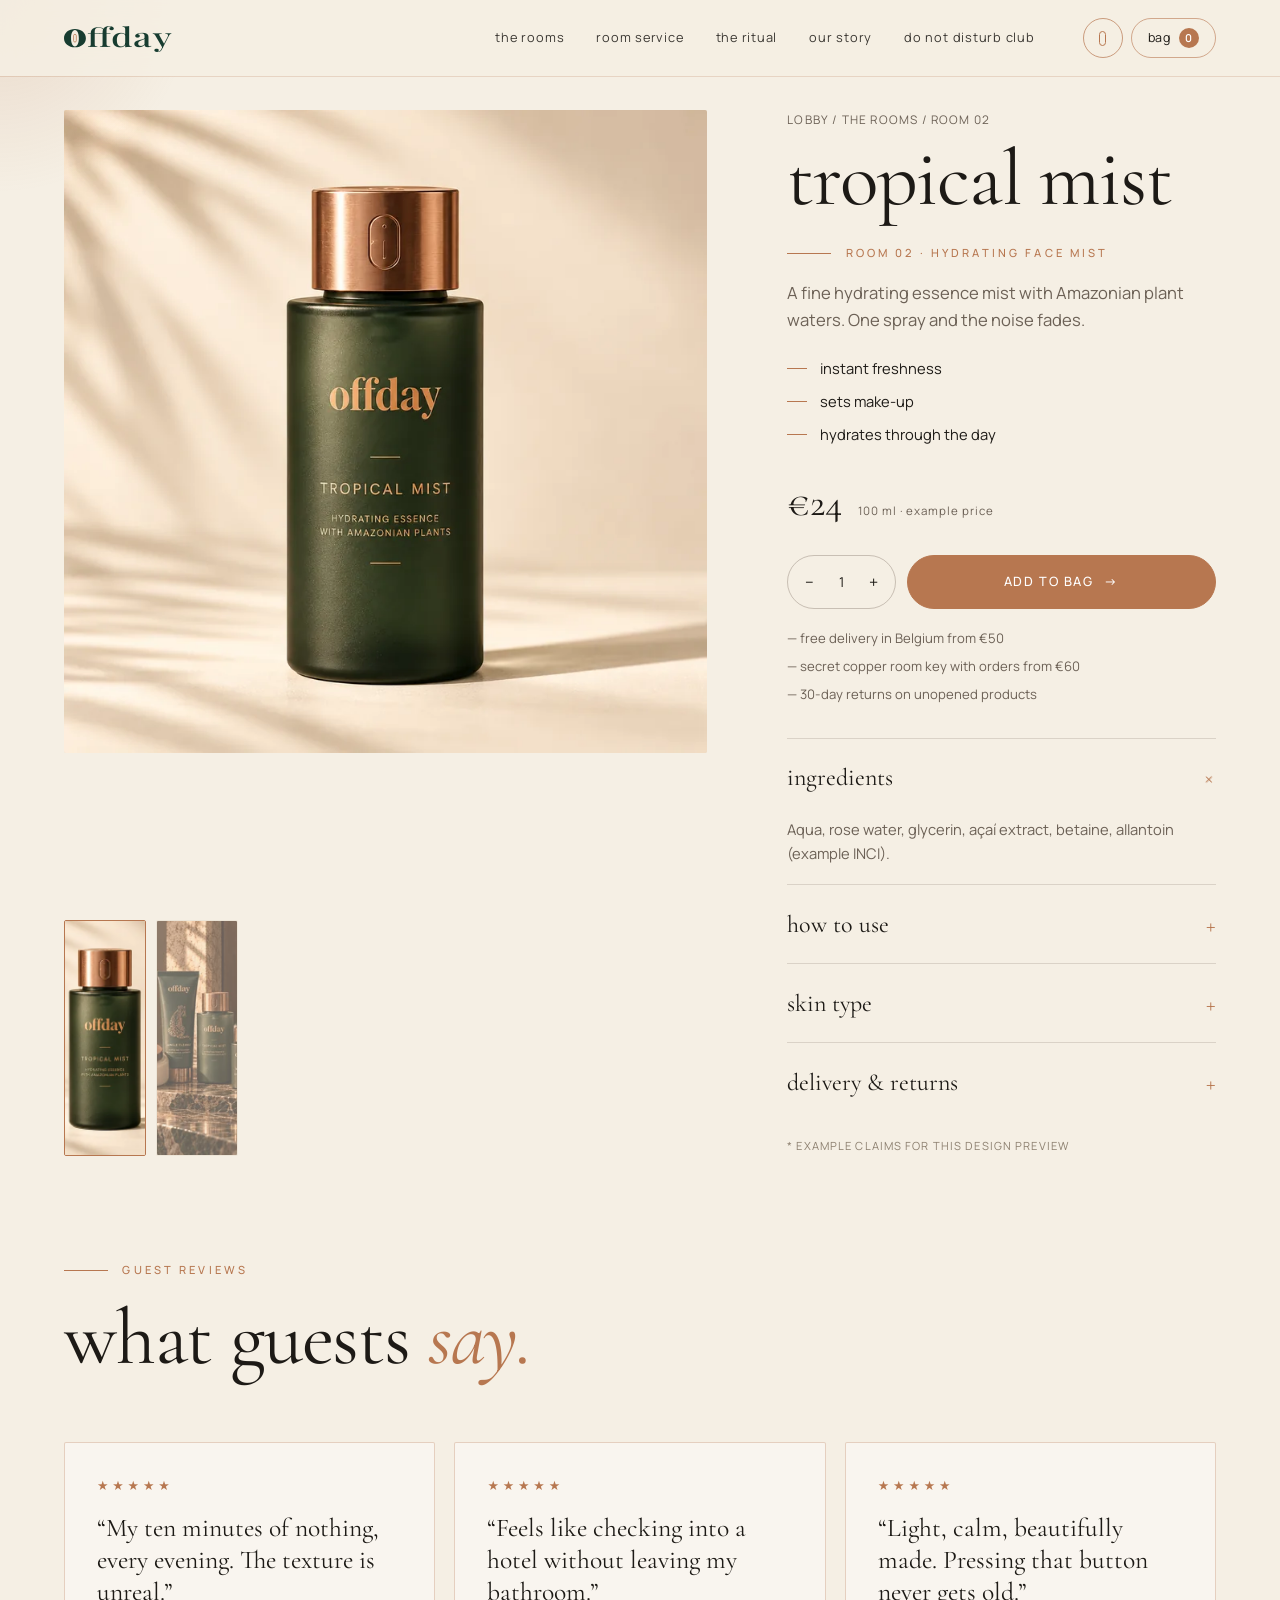
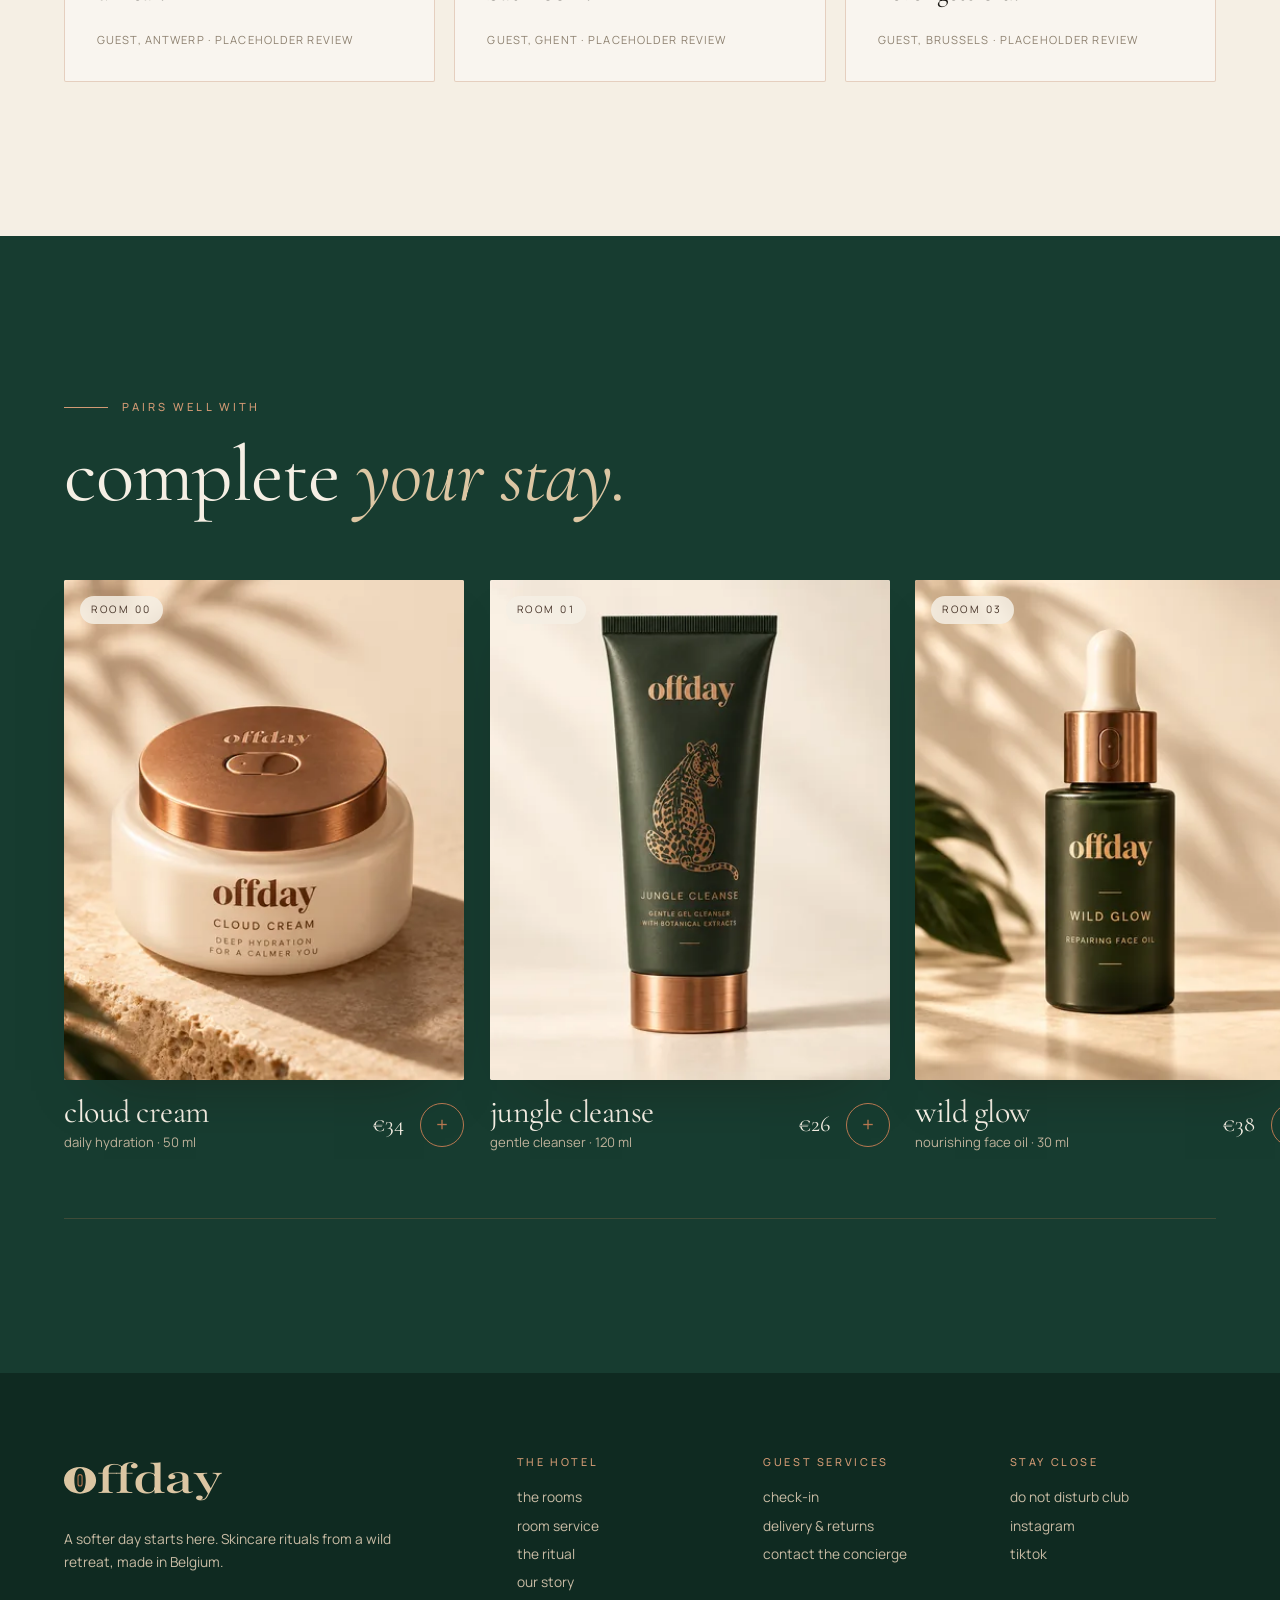
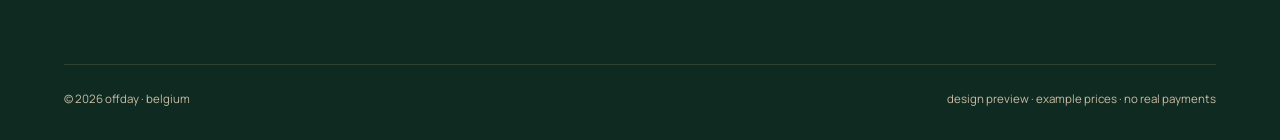
<file: room-02.html>
<!doctype html><html lang="en"><head><meta charset="utf-8"><meta name="viewport" content="width=device-width,initial-scale=1,viewport-fit=cover">
<title>tropical mist · room 02 · offday</title><meta name="description" content="A fine hydrating essence mist with Amazonian plant waters. One spray and the noise fades."><meta name="theme-color" content="#173C30">
<link rel="preconnect" href="https://fonts.googleapis.com"><link rel="preconnect" href="https://fonts.gstatic.com" crossorigin>
<link href="https://fonts.googleapis.com/css2?family=Cormorant+Garamond:ital,wght@0,400;0,500;1,400&family=Manrope:wght@400;500;600&family=Playfair+Display:wght@500&display=swap" rel="stylesheet">
<link rel="stylesheet" href="style.css"><script src="app.js" defer></script></head><body>
<a class="skip" href="#main">skip to content</a>
<header class="hdr"><div class="wrap"><a class="logo" href="index.html" aria-label="offday home"><svg viewBox="0 0 268 74" role="img" aria-label="offday"><path fill="currentColor" fill-rule="evenodd" d="M27 15c15.5 0 27 9.6 27 22.5S42.5 60 27 60 0 50.4 0 37.5 11.5 15 27 15zm0 2.2c-6.4 0-9.6 9.3-9.6 20.3s3.2 20.3 9.6 20.3 9.6-9.3 9.6-20.3S33.4 17.2 27 17.2z"/><rect x="23.6" y="28" width="6.8" height="19" rx="3.4" fill="none" stroke="#B77750" stroke-width="1.8"/><text x="56" y="59" font-family="Playfair Display,Didot,Georgia,serif" font-size="66" font-weight="500" fill="currentColor" textLength="210" lengthAdjust="spacingAndGlyphs">ffday</text></svg></a><nav class="nav" aria-label="main"><a href="index.html#rooms">the rooms</a><a href="room-service.html">room service</a><a href="index.html#ritual">the ritual</a><a href="index.html#story">our story</a><a href="index.html#club">do not disturb club</a></nav>
<div class="hdr-r"><button class="navoff" data-mode aria-pressed="false" aria-label="offday mode: switch off the noise" title="offday mode"><i></i></button><button class="bagbtn" aria-label="open your bag"><span>bag</span><b data-count>0</b></button><button class="burger" aria-label="menu" aria-expanded="false"><span></span><span></span></button></div></div></header>
<nav class="mnav" aria-label="mobile"><a href="index.html#rooms">the rooms</a><a href="room-service.html">room service</a><a href="index.html#ritual">the ritual</a><a href="index.html#story">our story</a><a href="index.html#club">do not disturb club</a><a href="check-in.html">check-in</a><small>a softer day starts here.</small></nav>
<main id="main"><div class="wrap"><div class="pdp"><div class="gal"><div class="main"><img class="" src="img2/tropical-mist-800.webp" srcset="img2/tropical-mist-480.webp 480w, img2/tropical-mist-800.webp 800w, img2/tropical-mist-1254.webp 1254w" sizes="(min-width:1000px) 55vw, 90vw" alt="offday tropical mist" style="object-position:50% 50%" fetchpriority=high ></div><div class="thumbs"><button data-src="img2/tropical-mist-800.webp" data-srcset="img2/tropical-mist-480.webp 480w, img2/tropical-mist-800.webp 800w, img2/tropical-mist-1254.webp 1254w" data-pos="50% 50%" aria-current="true" aria-label="view image 1"><img src="img2/tropical-mist-480.webp" alt="" style="object-position:50% 50%" loading="lazy"></button><button data-src="img2/shelf-800.webp" data-srcset="img2/shelf-480.webp 480w, img2/shelf-800.webp 800w, img2/shelf-1672.webp 1672w" data-pos="58% 55%" aria-current="false" aria-label="view image 2"><img src="img2/shelf-480.webp" alt="" style="object-position:58% 55%" loading="lazy"></button></div></div>
<div class="buy"><p class="crumbs"><a href="index.html">lobby</a> / <a href="index.html#rooms">the rooms</a> / room 02</p><h1>tropical mist</h1><span class="kick">room 02 · hydrating face mist</span><p class="lede" style="margin-top:1rem">A fine hydrating essence mist with Amazonian plant waters. One spray and the noise fades.</p><ul class="ben"><li>instant freshness</li><li>sets make-up</li><li>hydrates through the day</li></ul>
<div class="pricebig">€24 <small>100 ml · example price</small></div><div class="buyrow"><div class="qty"><button data-q="-1" aria-label="less">−</button><span data-qty aria-live="polite">1</span><button data-q="1" aria-label="more">+</button></div><button class="btn" data-add="tropical-mist" data-useqty>add to bag <span class="arr">→</span></button></div>
<div class="assure"><span>— free delivery in Belgium from €50</span><span>— secret copper room key with orders from €60</span><span>— 30-day returns on unopened products</span></div>
<div style="margin-top:2rem"><details open><summary>ingredients</summary><p>Aqua, rose water, glycerin, açaí extract, betaine, allantoin (example INCI).</p></details><details><summary>how to use</summary><p>Close your eyes and mist 2–3 times from 20 cm, any time of day.</p></details><details><summary>skin type</summary><p>All skin types, including sensitive. Fragrance-light. Dermatological testing to be confirmed.</p></details><details><summary>delivery & returns</summary><p>Ships in 1–2 working days with bpost. Belgium €4.95, free from €50. Returns within 30 days.</p></details></div><p class="ph-note" style="margin-top:1rem">* example claims for this design preview</p></div></div></div>
<section class="s" style="padding-top:2rem"><div class="wrap"><div class="shead"><div><span class="kick">guest reviews</span><h2>what guests <em>say.</em></h2></div></div><div class="reviews"><figure class="review rv" style="--d:0"><div class="stars" aria-label="5 out of 5">★★★★★</div><q>My ten minutes of nothing, every evening. The texture is unreal.</q><figcaption class="ph-note">guest, antwerp · placeholder review</figcaption></figure><figure class="review rv" style="--d:1"><div class="stars" aria-label="5 out of 5">★★★★★</div><q>Feels like checking into a hotel without leaving my bathroom.</q><figcaption class="ph-note">guest, ghent · placeholder review</figcaption></figure><figure class="review rv" style="--d:2"><div class="stars" aria-label="5 out of 5">★★★★★</div><q>Light, calm, beautifully made. Pressing that button never gets old.</q><figcaption class="ph-note">guest, brussels · placeholder review</figcaption></figure></div></div></section>
<section class="s dark hs"><div class="wrap shead"><div><span class="kick">pairs well with</span><h2>complete <em>your stay.</em></h2></div></div><div class="track"><article class="card rv" style="--d:0"><a class="ph" href="room-00.html" aria-label="cloud cream, room 00"><span class="tag">room 00</span><img class="" src="img2/cloud-cream-800.webp" srcset="img2/cloud-cream-480.webp 480w, img2/cloud-cream-800.webp 800w, img2/cloud-cream-1254.webp 1254w" sizes="(min-width:1000px) 400px, 78vw" alt="offday cloud cream 50 ml" style="object-position:50% 50%" loading=lazy decoding=async ><img class="alt" src="img2/lifestyle-900.webp" srcset="img2/lifestyle-600.webp 600w, img2/lifestyle-900.webp 900w, img2/lifestyle-1122.webp 1122w" sizes="(min-width:1000px) 400px, 78vw" alt="" style="object-position:55% 45%" loading=lazy decoding=async ></a>
<div class="row"><div><h3><a href="room-00.html">cloud cream</a></h3><span class="meta">daily hydration · 50 ml</span></div><div style="display:flex;align-items:center;gap:1rem"><span class="price">€34</span><button class="qadd" data-add="cloud-cream" aria-label="quick add cloud cream to bag">+</button></div></div></article><article class="card rv" style="--d:1"><a class="ph" href="room-01.html" aria-label="jungle cleanse, room 01"><span class="tag">room 01</span><img class="" src="img2/jungle-cleanse-800.webp" srcset="img2/jungle-cleanse-480.webp 480w, img2/jungle-cleanse-800.webp 800w, img2/jungle-cleanse-1254.webp 1254w" sizes="(min-width:1000px) 400px, 78vw" alt="offday jungle cleanse 120 ml" style="object-position:50% 50%" loading=lazy decoding=async ><img class="alt" src="img2/shelf-800.webp" srcset="img2/shelf-480.webp 480w, img2/shelf-800.webp 800w, img2/shelf-1672.webp 1672w" sizes="(min-width:1000px) 400px, 78vw" alt="" style="object-position:40% 60%" loading=lazy decoding=async ></a>
<div class="row"><div><h3><a href="room-01.html">jungle cleanse</a></h3><span class="meta">gentle cleanser · 120 ml</span></div><div style="display:flex;align-items:center;gap:1rem"><span class="price">€26</span><button class="qadd" data-add="jungle-cleanse" aria-label="quick add jungle cleanse to bag">+</button></div></div></article><article class="card rv" style="--d:2"><a class="ph" href="room-03.html" aria-label="wild glow, room 03"><span class="tag">room 03</span><img class="" src="img2/wild-glow-800.webp" srcset="img2/wild-glow-480.webp 480w, img2/wild-glow-800.webp 800w, img2/wild-glow-1254.webp 1254w" sizes="(min-width:1000px) 400px, 78vw" alt="offday wild glow 30 ml" style="object-position:50% 50%" loading=lazy decoding=async ><img class="alt" src="img2/shelf-800.webp" srcset="img2/shelf-480.webp 480w, img2/shelf-800.webp 800w, img2/shelf-1672.webp 1672w" sizes="(min-width:1000px) 400px, 78vw" alt="" style="object-position:40% 60%" loading=lazy decoding=async ></a>
<div class="row"><div><h3><a href="room-03.html">wild glow</a></h3><span class="meta">nourishing face oil · 30 ml</span></div><div style="display:flex;align-items:center;gap:1rem"><span class="price">€38</span><button class="qadd" data-add="wild-glow" aria-label="quick add wild glow to bag">+</button></div></div></article></div><div class="progress"><i></i></div></section>
<div class="sticky"><div><b class="disp" style="font-size:1.3rem;font-weight:400">tropical mist</b><br><small>€24 · 100 ml</small></div><button class="btn" data-add="tropical-mist">add to bag</button></div></main>
<footer><div class="wrap"><div class="grid"><div><a class="logo" href="index.html"><svg viewBox="0 0 268 74" role="img" aria-label="offday"><path fill="currentColor" fill-rule="evenodd" d="M27 15c15.5 0 27 9.6 27 22.5S42.5 60 27 60 0 50.4 0 37.5 11.5 15 27 15zm0 2.2c-6.4 0-9.6 9.3-9.6 20.3s3.2 20.3 9.6 20.3 9.6-9.3 9.6-20.3S33.4 17.2 27 17.2z"/><rect x="23.6" y="28" width="6.8" height="19" rx="3.4" fill="none" stroke="#B77750" stroke-width="1.8"/><text x="56" y="59" font-family="Playfair Display,Didot,Georgia,serif" font-size="66" font-weight="500" fill="currentColor" textLength="210" lengthAdjust="spacingAndGlyphs">ffday</text></svg></a><p style="margin-top:1.2rem;max-width:22rem">A softer day starts here. Skincare rituals from a wild retreat, made in Belgium.</p></div>
<div><h4>the hotel</h4><a href="index.html#rooms">the rooms</a><a href="room-service.html">room service</a><a href="index.html#ritual">the ritual</a><a href="index.html#story">our story</a></div>
<div><h4>guest services</h4><a href="check-in.html">check-in</a><a href="#">delivery & returns</a><a href="#">contact the concierge</a></div>
<div><h4>stay close</h4><a href="index.html#club">do not disturb club</a><a href="#">instagram</a><a href="#">tiktok</a></div></div>
<div class="legal"><span>© 2026 offday · belgium</span><span>design preview · example prices · no real payments</span></div></div></footer>
<div class="scrim"></div><aside class="drawer" aria-hidden="true" aria-label="your bag"><header><h2>your stay</h2><button class="xbtn" aria-label="close bag">✕</button></header>
<div class="gift"><span data-gift></span><div class="bar"><i data-bar></i></div></div><div class="lines" data-lines></div>
<footer><div class="rowp"><span>subtotal</span><span data-sub></span></div><div class="rowp"><span>delivery (BE)</span><span data-ship></span></div><div class="tot"><span>total</span><span data-total></span></div><a class="btn" style="width:100%" href="check-in.html">check-in <span class="arr">→</span></a><p class="ph-note" style="text-align:center;margin-top:.8rem">example prices · demo checkout</p></footer></aside>
</body></html>
</file>
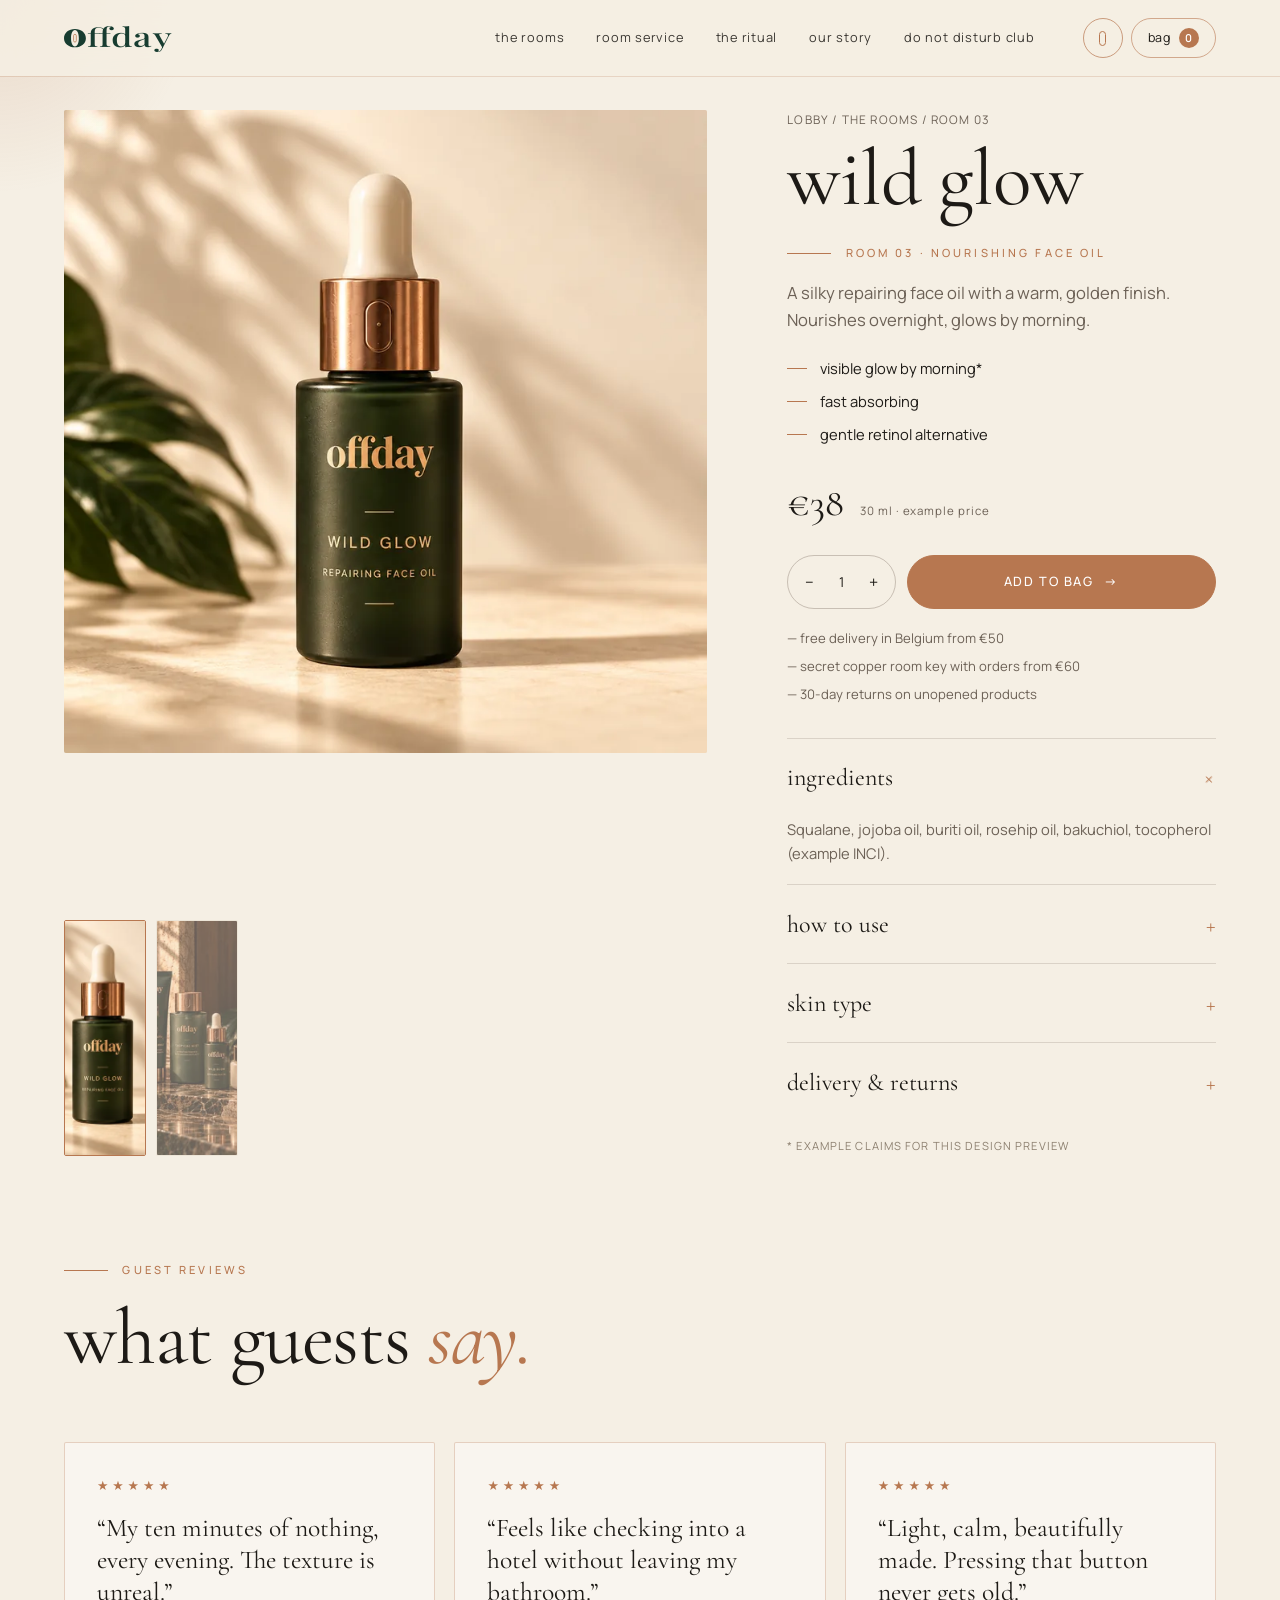
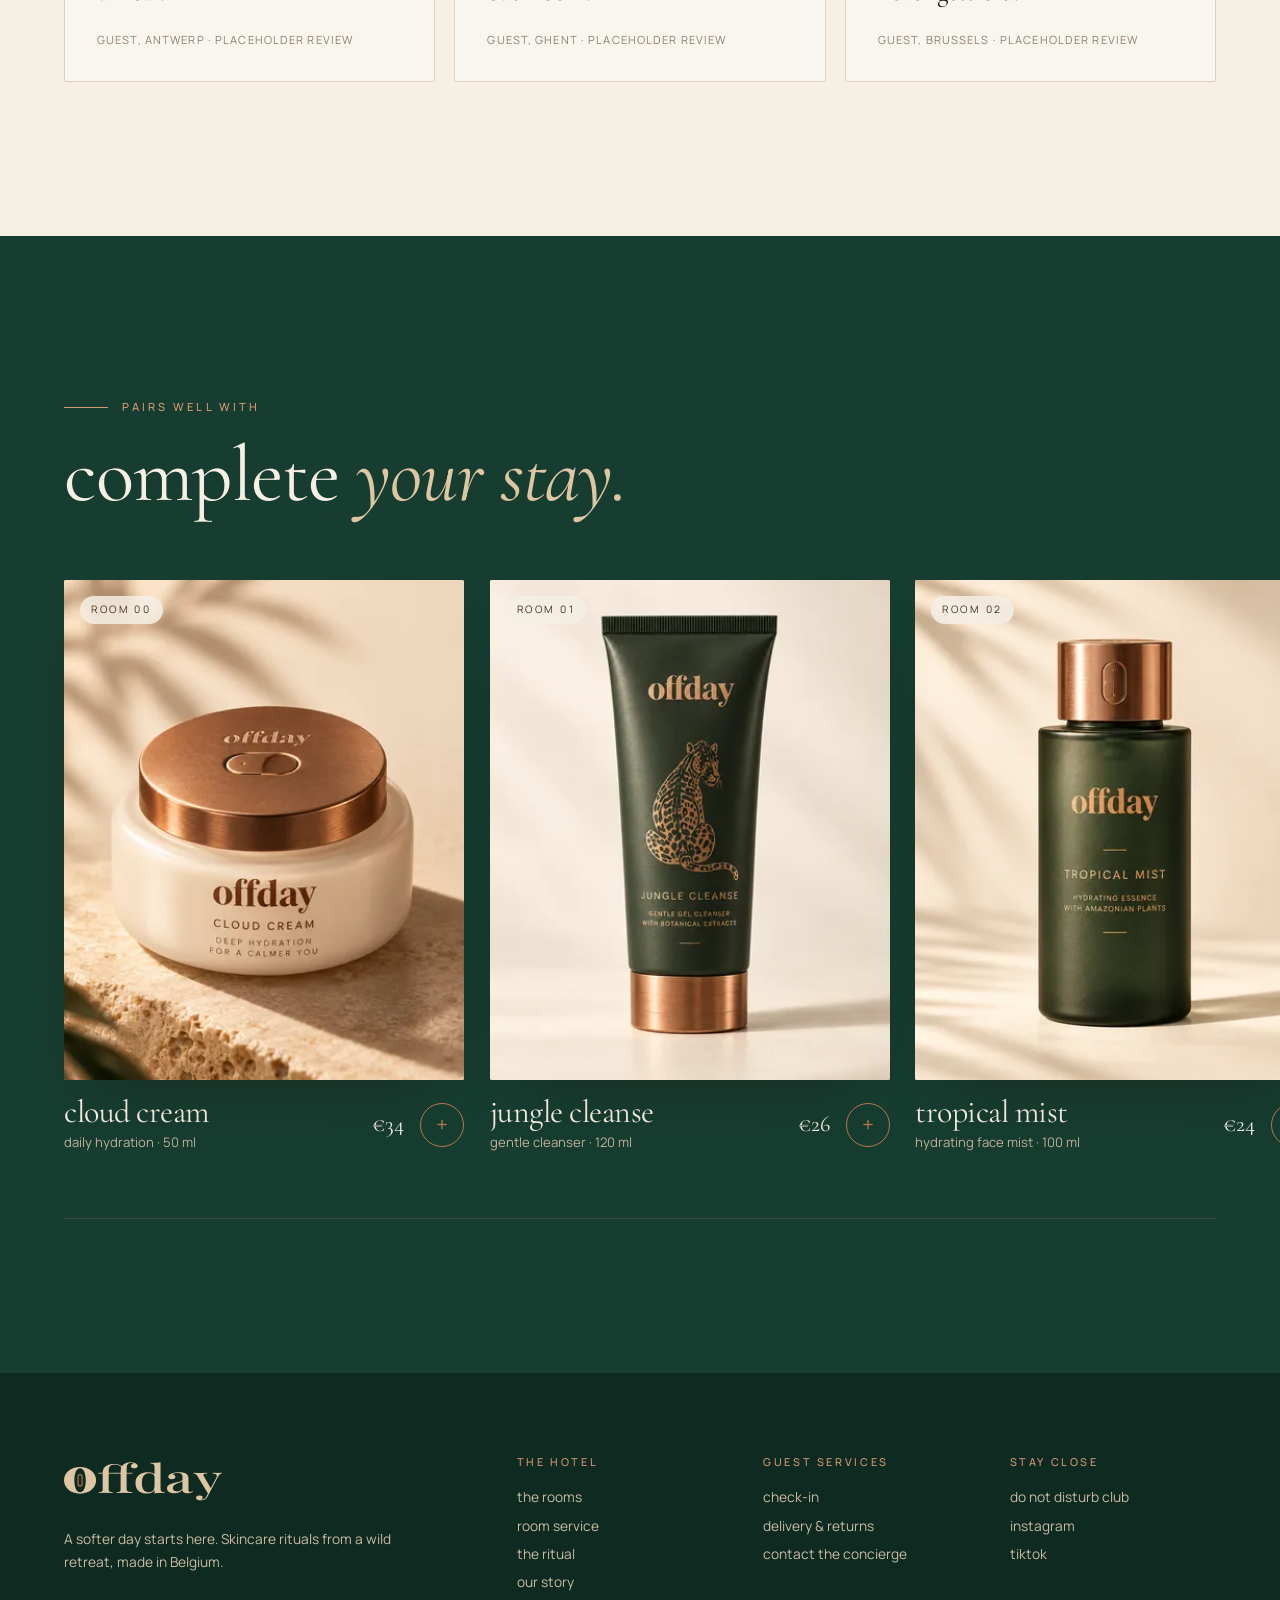
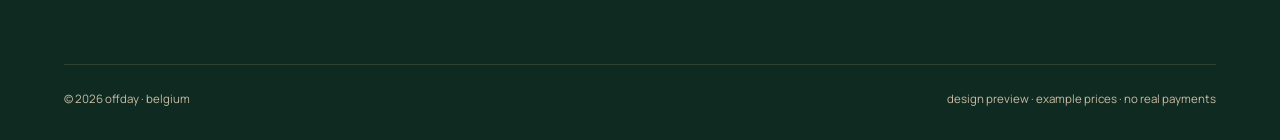
<file: room-03.html>
<!doctype html><html lang="en"><head><meta charset="utf-8"><meta name="viewport" content="width=device-width,initial-scale=1,viewport-fit=cover">
<title>wild glow · room 03 · offday</title><meta name="description" content="A silky repairing face oil with a warm, golden finish. Nourishes overnight, glows by morning."><meta name="theme-color" content="#173C30">
<link rel="preconnect" href="https://fonts.googleapis.com"><link rel="preconnect" href="https://fonts.gstatic.com" crossorigin>
<link href="https://fonts.googleapis.com/css2?family=Cormorant+Garamond:ital,wght@0,400;0,500;1,400&family=Manrope:wght@400;500;600&family=Playfair+Display:wght@500&display=swap" rel="stylesheet">
<link rel="stylesheet" href="style.css"><script src="app.js" defer></script></head><body>
<a class="skip" href="#main">skip to content</a>
<header class="hdr"><div class="wrap"><a class="logo" href="index.html" aria-label="offday home"><svg viewBox="0 0 268 74" role="img" aria-label="offday"><path fill="currentColor" fill-rule="evenodd" d="M27 15c15.5 0 27 9.6 27 22.5S42.5 60 27 60 0 50.4 0 37.5 11.5 15 27 15zm0 2.2c-6.4 0-9.6 9.3-9.6 20.3s3.2 20.3 9.6 20.3 9.6-9.3 9.6-20.3S33.4 17.2 27 17.2z"/><rect x="23.6" y="28" width="6.8" height="19" rx="3.4" fill="none" stroke="#B77750" stroke-width="1.8"/><text x="56" y="59" font-family="Playfair Display,Didot,Georgia,serif" font-size="66" font-weight="500" fill="currentColor" textLength="210" lengthAdjust="spacingAndGlyphs">ffday</text></svg></a><nav class="nav" aria-label="main"><a href="index.html#rooms">the rooms</a><a href="room-service.html">room service</a><a href="index.html#ritual">the ritual</a><a href="index.html#story">our story</a><a href="index.html#club">do not disturb club</a></nav>
<div class="hdr-r"><button class="navoff" data-mode aria-pressed="false" aria-label="offday mode: switch off the noise" title="offday mode"><i></i></button><button class="bagbtn" aria-label="open your bag"><span>bag</span><b data-count>0</b></button><button class="burger" aria-label="menu" aria-expanded="false"><span></span><span></span></button></div></div></header>
<nav class="mnav" aria-label="mobile"><a href="index.html#rooms">the rooms</a><a href="room-service.html">room service</a><a href="index.html#ritual">the ritual</a><a href="index.html#story">our story</a><a href="index.html#club">do not disturb club</a><a href="check-in.html">check-in</a><small>a softer day starts here.</small></nav>
<main id="main"><div class="wrap"><div class="pdp"><div class="gal"><div class="main"><img class="" src="img2/wild-glow-800.webp" srcset="img2/wild-glow-480.webp 480w, img2/wild-glow-800.webp 800w, img2/wild-glow-1254.webp 1254w" sizes="(min-width:1000px) 55vw, 90vw" alt="offday wild glow" style="object-position:50% 50%" fetchpriority=high ></div><div class="thumbs"><button data-src="img2/wild-glow-800.webp" data-srcset="img2/wild-glow-480.webp 480w, img2/wild-glow-800.webp 800w, img2/wild-glow-1254.webp 1254w" data-pos="50% 50%" aria-current="true" aria-label="view image 1"><img src="img2/wild-glow-480.webp" alt="" style="object-position:50% 50%" loading="lazy"></button><button data-src="img2/shelf-800.webp" data-srcset="img2/shelf-480.webp 480w, img2/shelf-800.webp 800w, img2/shelf-1672.webp 1672w" data-pos="66% 60%" aria-current="false" aria-label="view image 2"><img src="img2/shelf-480.webp" alt="" style="object-position:66% 60%" loading="lazy"></button></div></div>
<div class="buy"><p class="crumbs"><a href="index.html">lobby</a> / <a href="index.html#rooms">the rooms</a> / room 03</p><h1>wild glow</h1><span class="kick">room 03 · nourishing face oil</span><p class="lede" style="margin-top:1rem">A silky repairing face oil with a warm, golden finish. Nourishes overnight, glows by morning.</p><ul class="ben"><li>visible glow by morning*</li><li>fast absorbing</li><li>gentle retinol alternative</li></ul>
<div class="pricebig">€38 <small>30 ml · example price</small></div><div class="buyrow"><div class="qty"><button data-q="-1" aria-label="less">−</button><span data-qty aria-live="polite">1</span><button data-q="1" aria-label="more">+</button></div><button class="btn" data-add="wild-glow" data-useqty>add to bag <span class="arr">→</span></button></div>
<div class="assure"><span>— free delivery in Belgium from €50</span><span>— secret copper room key with orders from €60</span><span>— 30-day returns on unopened products</span></div>
<div style="margin-top:2rem"><details open><summary>ingredients</summary><p>Squalane, jojoba oil, buriti oil, rosehip oil, bakuchiol, tocopherol (example INCI).</p></details><details><summary>how to use</summary><p>Warm three drops between palms in the evening and press onto face.</p></details><details><summary>skin type</summary><p>All skin types, including sensitive. Fragrance-light. Dermatological testing to be confirmed.</p></details><details><summary>delivery & returns</summary><p>Ships in 1–2 working days with bpost. Belgium €4.95, free from €50. Returns within 30 days.</p></details></div><p class="ph-note" style="margin-top:1rem">* example claims for this design preview</p></div></div></div>
<section class="s" style="padding-top:2rem"><div class="wrap"><div class="shead"><div><span class="kick">guest reviews</span><h2>what guests <em>say.</em></h2></div></div><div class="reviews"><figure class="review rv" style="--d:0"><div class="stars" aria-label="5 out of 5">★★★★★</div><q>My ten minutes of nothing, every evening. The texture is unreal.</q><figcaption class="ph-note">guest, antwerp · placeholder review</figcaption></figure><figure class="review rv" style="--d:1"><div class="stars" aria-label="5 out of 5">★★★★★</div><q>Feels like checking into a hotel without leaving my bathroom.</q><figcaption class="ph-note">guest, ghent · placeholder review</figcaption></figure><figure class="review rv" style="--d:2"><div class="stars" aria-label="5 out of 5">★★★★★</div><q>Light, calm, beautifully made. Pressing that button never gets old.</q><figcaption class="ph-note">guest, brussels · placeholder review</figcaption></figure></div></div></section>
<section class="s dark hs"><div class="wrap shead"><div><span class="kick">pairs well with</span><h2>complete <em>your stay.</em></h2></div></div><div class="track"><article class="card rv" style="--d:0"><a class="ph" href="room-00.html" aria-label="cloud cream, room 00"><span class="tag">room 00</span><img class="" src="img2/cloud-cream-800.webp" srcset="img2/cloud-cream-480.webp 480w, img2/cloud-cream-800.webp 800w, img2/cloud-cream-1254.webp 1254w" sizes="(min-width:1000px) 400px, 78vw" alt="offday cloud cream 50 ml" style="object-position:50% 50%" loading=lazy decoding=async ><img class="alt" src="img2/lifestyle-900.webp" srcset="img2/lifestyle-600.webp 600w, img2/lifestyle-900.webp 900w, img2/lifestyle-1122.webp 1122w" sizes="(min-width:1000px) 400px, 78vw" alt="" style="object-position:55% 45%" loading=lazy decoding=async ></a>
<div class="row"><div><h3><a href="room-00.html">cloud cream</a></h3><span class="meta">daily hydration · 50 ml</span></div><div style="display:flex;align-items:center;gap:1rem"><span class="price">€34</span><button class="qadd" data-add="cloud-cream" aria-label="quick add cloud cream to bag">+</button></div></div></article><article class="card rv" style="--d:1"><a class="ph" href="room-01.html" aria-label="jungle cleanse, room 01"><span class="tag">room 01</span><img class="" src="img2/jungle-cleanse-800.webp" srcset="img2/jungle-cleanse-480.webp 480w, img2/jungle-cleanse-800.webp 800w, img2/jungle-cleanse-1254.webp 1254w" sizes="(min-width:1000px) 400px, 78vw" alt="offday jungle cleanse 120 ml" style="object-position:50% 50%" loading=lazy decoding=async ><img class="alt" src="img2/shelf-800.webp" srcset="img2/shelf-480.webp 480w, img2/shelf-800.webp 800w, img2/shelf-1672.webp 1672w" sizes="(min-width:1000px) 400px, 78vw" alt="" style="object-position:40% 60%" loading=lazy decoding=async ></a>
<div class="row"><div><h3><a href="room-01.html">jungle cleanse</a></h3><span class="meta">gentle cleanser · 120 ml</span></div><div style="display:flex;align-items:center;gap:1rem"><span class="price">€26</span><button class="qadd" data-add="jungle-cleanse" aria-label="quick add jungle cleanse to bag">+</button></div></div></article><article class="card rv" style="--d:2"><a class="ph" href="room-02.html" aria-label="tropical mist, room 02"><span class="tag">room 02</span><img class="" src="img2/tropical-mist-800.webp" srcset="img2/tropical-mist-480.webp 480w, img2/tropical-mist-800.webp 800w, img2/tropical-mist-1254.webp 1254w" sizes="(min-width:1000px) 400px, 78vw" alt="offday tropical mist 100 ml" style="object-position:50% 50%" loading=lazy decoding=async ><img class="alt" src="img2/shelf-800.webp" srcset="img2/shelf-480.webp 480w, img2/shelf-800.webp 800w, img2/shelf-1672.webp 1672w" sizes="(min-width:1000px) 400px, 78vw" alt="" style="object-position:40% 60%" loading=lazy decoding=async ></a>
<div class="row"><div><h3><a href="room-02.html">tropical mist</a></h3><span class="meta">hydrating face mist · 100 ml</span></div><div style="display:flex;align-items:center;gap:1rem"><span class="price">€24</span><button class="qadd" data-add="tropical-mist" aria-label="quick add tropical mist to bag">+</button></div></div></article></div><div class="progress"><i></i></div></section>
<div class="sticky"><div><b class="disp" style="font-size:1.3rem;font-weight:400">wild glow</b><br><small>€38 · 30 ml</small></div><button class="btn" data-add="wild-glow">add to bag</button></div></main>
<footer><div class="wrap"><div class="grid"><div><a class="logo" href="index.html"><svg viewBox="0 0 268 74" role="img" aria-label="offday"><path fill="currentColor" fill-rule="evenodd" d="M27 15c15.5 0 27 9.6 27 22.5S42.5 60 27 60 0 50.4 0 37.5 11.5 15 27 15zm0 2.2c-6.4 0-9.6 9.3-9.6 20.3s3.2 20.3 9.6 20.3 9.6-9.3 9.6-20.3S33.4 17.2 27 17.2z"/><rect x="23.6" y="28" width="6.8" height="19" rx="3.4" fill="none" stroke="#B77750" stroke-width="1.8"/><text x="56" y="59" font-family="Playfair Display,Didot,Georgia,serif" font-size="66" font-weight="500" fill="currentColor" textLength="210" lengthAdjust="spacingAndGlyphs">ffday</text></svg></a><p style="margin-top:1.2rem;max-width:22rem">A softer day starts here. Skincare rituals from a wild retreat, made in Belgium.</p></div>
<div><h4>the hotel</h4><a href="index.html#rooms">the rooms</a><a href="room-service.html">room service</a><a href="index.html#ritual">the ritual</a><a href="index.html#story">our story</a></div>
<div><h4>guest services</h4><a href="check-in.html">check-in</a><a href="#">delivery & returns</a><a href="#">contact the concierge</a></div>
<div><h4>stay close</h4><a href="index.html#club">do not disturb club</a><a href="#">instagram</a><a href="#">tiktok</a></div></div>
<div class="legal"><span>© 2026 offday · belgium</span><span>design preview · example prices · no real payments</span></div></div></footer>
<div class="scrim"></div><aside class="drawer" aria-hidden="true" aria-label="your bag"><header><h2>your stay</h2><button class="xbtn" aria-label="close bag">✕</button></header>
<div class="gift"><span data-gift></span><div class="bar"><i data-bar></i></div></div><div class="lines" data-lines></div>
<footer><div class="rowp"><span>subtotal</span><span data-sub></span></div><div class="rowp"><span>delivery (BE)</span><span data-ship></span></div><div class="tot"><span>total</span><span data-total></span></div><a class="btn" style="width:100%" href="check-in.html">check-in <span class="arr">→</span></a><p class="ph-note" style="text-align:center;margin-top:.8rem">example prices · demo checkout</p></footer></aside>
</body></html>
</file>
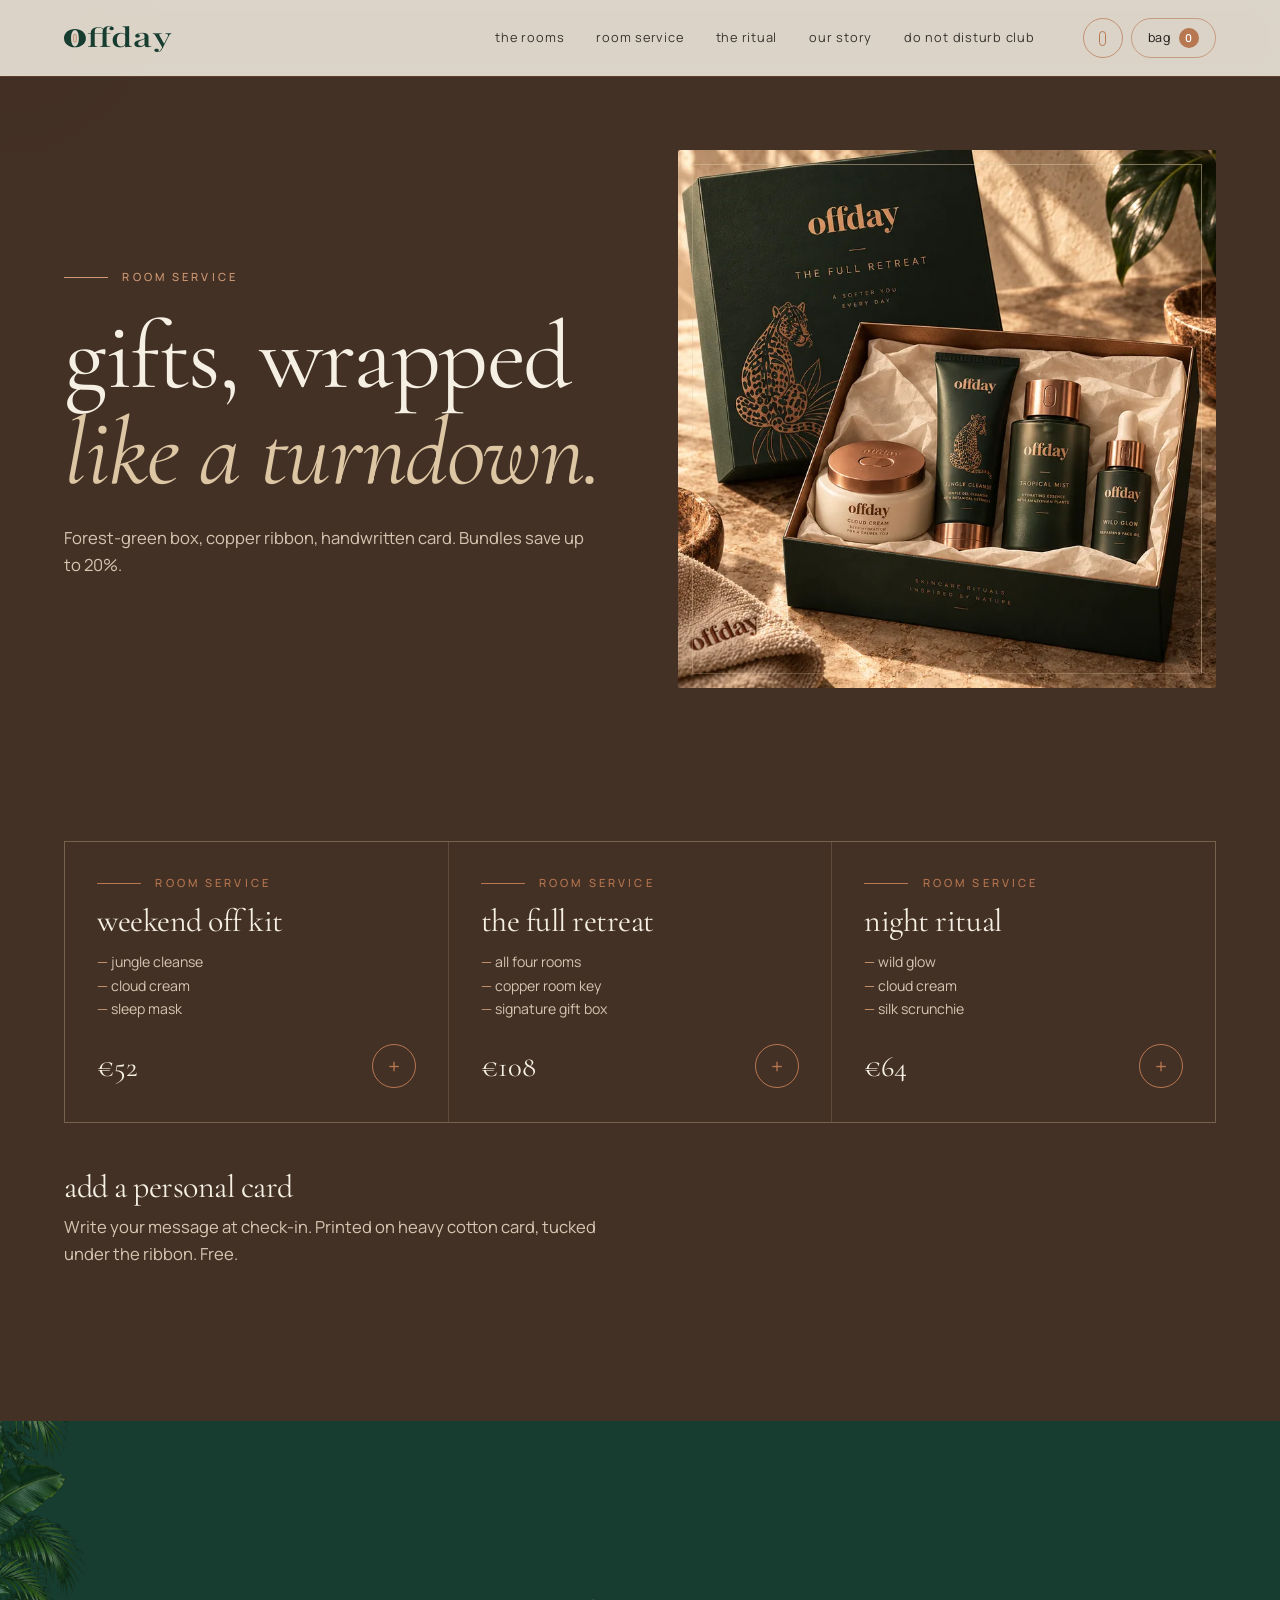
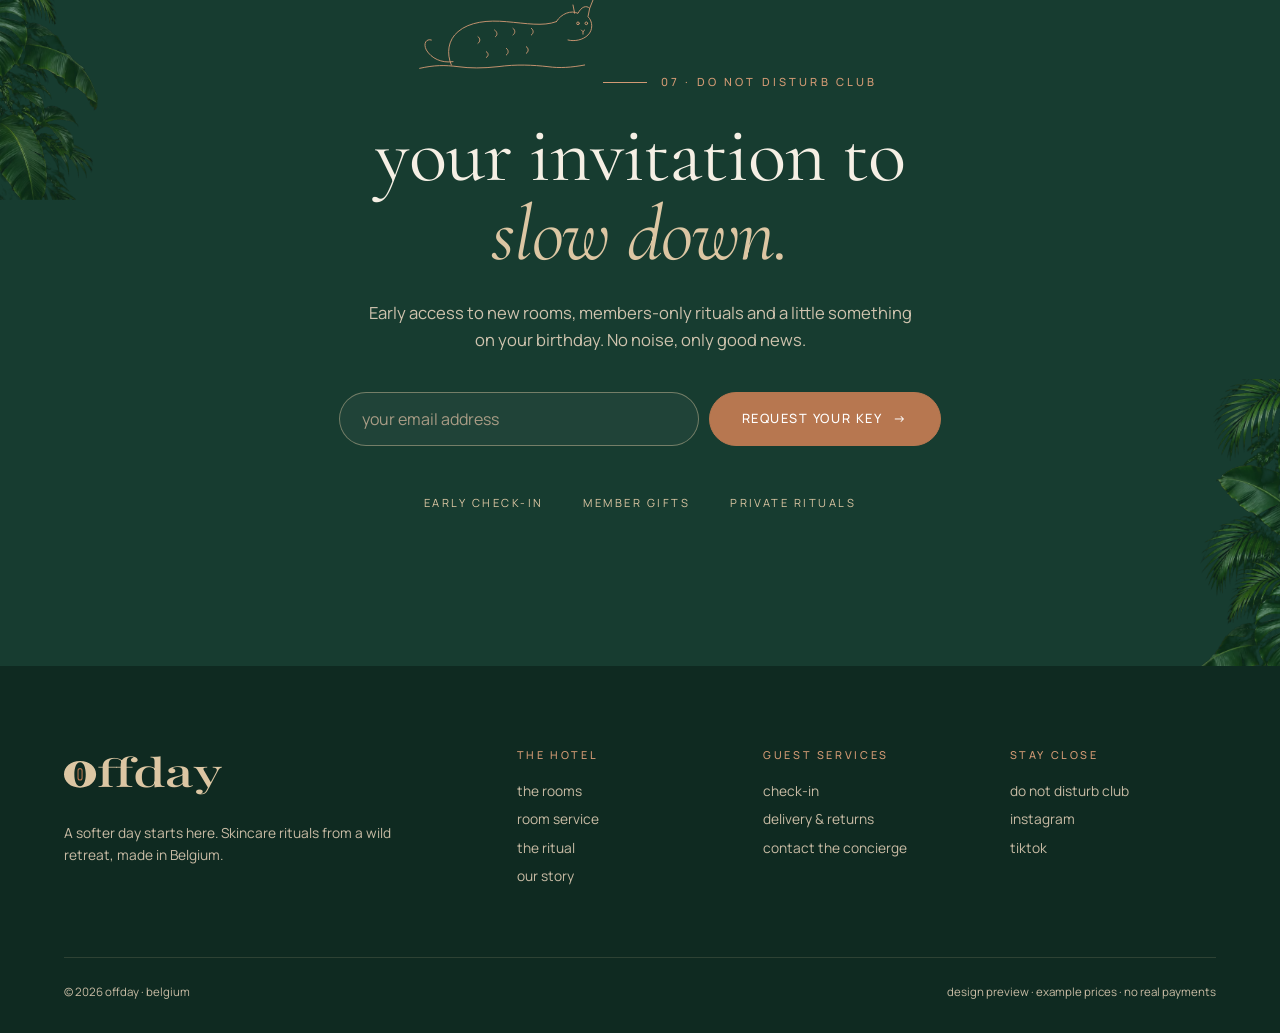
<file: room-service.html>
<!doctype html><html lang="en"><head><meta charset="utf-8"><meta name="viewport" content="width=device-width,initial-scale=1,viewport-fit=cover">
<title>room service · offday</title><meta name="description" content="offday gift sets"><meta name="theme-color" content="#173C30">
<link rel="preconnect" href="https://fonts.googleapis.com"><link rel="preconnect" href="https://fonts.gstatic.com" crossorigin>
<link href="https://fonts.googleapis.com/css2?family=Cormorant+Garamond:ital,wght@0,400;0,500;1,400&family=Manrope:wght@400;500;600&family=Playfair+Display:wght@500&display=swap" rel="stylesheet">
<link rel="stylesheet" href="style.css"><script src="app.js" defer></script></head><body>
<a class="skip" href="#main">skip to content</a>
<header class="hdr"><div class="wrap"><a class="logo" href="index.html" aria-label="offday home"><svg viewBox="0 0 268 74" role="img" aria-label="offday"><path fill="currentColor" fill-rule="evenodd" d="M27 15c15.5 0 27 9.6 27 22.5S42.5 60 27 60 0 50.4 0 37.5 11.5 15 27 15zm0 2.2c-6.4 0-9.6 9.3-9.6 20.3s3.2 20.3 9.6 20.3 9.6-9.3 9.6-20.3S33.4 17.2 27 17.2z"/><rect x="23.6" y="28" width="6.8" height="19" rx="3.4" fill="none" stroke="#B77750" stroke-width="1.8"/><text x="56" y="59" font-family="Playfair Display,Didot,Georgia,serif" font-size="66" font-weight="500" fill="currentColor" textLength="210" lengthAdjust="spacingAndGlyphs">ffday</text></svg></a><nav class="nav" aria-label="main"><a href="index.html#rooms">the rooms</a><a href="room-service.html">room service</a><a href="index.html#ritual">the ritual</a><a href="index.html#story">our story</a><a href="index.html#club">do not disturb club</a></nav>
<div class="hdr-r"><button class="navoff" data-mode aria-pressed="false" aria-label="offday mode: switch off the noise" title="offday mode"><i></i></button><button class="bagbtn" aria-label="open your bag"><span>bag</span><b data-count>0</b></button><button class="burger" aria-label="menu" aria-expanded="false"><span></span><span></span></button></div></div></header>
<nav class="mnav" aria-label="mobile"><a href="index.html#rooms">the rooms</a><a href="room-service.html">room service</a><a href="index.html#ritual">the ritual</a><a href="index.html#story">our story</a><a href="index.html#club">do not disturb club</a><a href="check-in.html">check-in</a><small>a softer day starts here.</small></nav>
<main id="main"><section class="s walnut" style="padding-top:150px"><div class="wrap split"><div class="rv"><span class="kick" style="color:var(--cu2)">room service</span><h1 style="font-size:clamp(3rem,8vw,6rem);margin:1.4rem 0">gifts, wrapped<br><em style="color:var(--ch)">like a turndown.</em></h1><p class="lede" style="color:#d4c6b0">Forest-green box, copper ribbon, handwritten card. Bundles save up to 20%.</p></div><div class="frame a11 rv"><img class="" src="img2/giftbox-800.webp" srcset="img2/giftbox-480.webp 480w, img2/giftbox-800.webp 800w, img2/giftbox-1254.webp 1254w" sizes="(min-width:960px) 45vw, 90vw" alt="offday gift box" style="object-position:50% 50%" fetchpriority=high ></div></div></section>
<section class="s walnut" style="padding-top:0"><div class="wrap"><div class="bundles"><article class="bundle rv" style="--d:0"><span class="kick">room service</span><h3>weekend off kit</h3><ul><li>jungle cleanse</li><li>cloud cream</li><li>sleep mask</li></ul><div class="foot"><span class="price">€52</span><button class="qadd" data-add="weekend-off" aria-label="add weekend off kit to bag">+</button></div></article><article class="bundle rv" style="--d:1"><span class="kick">room service</span><h3>the full retreat</h3><ul><li>all four rooms</li><li>copper room key</li><li>signature gift box</li></ul><div class="foot"><span class="price">€108</span><button class="qadd" data-add="full-retreat" aria-label="add the full retreat to bag">+</button></div></article><article class="bundle rv" style="--d:2"><span class="kick">room service</span><h3>night ritual</h3><ul><li>wild glow</li><li>cloud cream</li><li>silk scrunchie</li></ul><div class="foot"><span class="price">€64</span><button class="qadd" data-add="night-ritual" aria-label="add night ritual to bag">+</button></div></article></div><div style="margin-top:3rem;max-width:620px"><h3 class="disp" style="font-size:2rem">add a personal card</h3><p class="lede" style="color:#d4c6b0;margin-top:.6rem">Write your message at check-in. Printed on heavy cotton card, tucked under the ribbon. Free.</p></div></div></section><section class="s dark club" id="club"><img class="leafdeco" data-par="-.12" src="img2/leaves-left.webp" alt="" style="left:-6%;top:-10%"><img class="leafdeco" data-par=".1" src="img2/leaves-right.webp" alt="" style="right:-6%;bottom:-20%"><div class="wrap" style="position:relative"><svg class="cat" viewBox="0 0 240 130" aria-hidden="true"><path d="M20 112c18-4 30-4 46-2 14 2 30 2 48 0 22-3 42-2 60 0 14 2 28 1 44-2"/><path d="M58 108c-6-14-4-30 8-40 14-12 36-14 58-12 24 2 44 6 60 0"/><path d="M184 56c6-10 18-14 26-10 4-8 10-10 14-6l-2 10c6 6 6 16 0 22-6 6-16 8-24 6"/><path d="M224 40l4-10M206 46l-2-10"/><circle cx="210" cy="58" r="1.6"/><circle cx="220" cy="58" r="1.6"/><path d="M214 66l2 2 2-2M216 68v3"/><path d="M60 104c-14 2-26-4-32-14-4-8 0-14 6-12"/><path d="M90 74c3 2 3 6 0 8M110 66c3 2 4 6 1 8M132 64c3 2 3 6 0 8M154 64c3 2 3 6 0 8M100 92c3 2 3 5 0 7M124 88c3 2 3 6 0 8M148 86c3 2 3 6 0 8"/></svg><span class="kick" style="margin-top:2rem">07 · do not disturb club</span><h2>your invitation to <em>slow down.</em></h2><p class="lede" style="margin:auto">Early access to new rooms, members-only rituals and a little something on your birthday. No noise, only good news.</p>
<form data-club><label for="em" class="sr">email address</label><input id="em" type="email" required placeholder="your email address" autocomplete="email"><button class="btn">request your key <span class="arr">→</span></button></form><div class="perks"><span>early check-in</span><span>member gifts</span><span>private rituals</span></div></div></section></main>
<footer><div class="wrap"><div class="grid"><div><a class="logo" href="index.html"><svg viewBox="0 0 268 74" role="img" aria-label="offday"><path fill="currentColor" fill-rule="evenodd" d="M27 15c15.5 0 27 9.6 27 22.5S42.5 60 27 60 0 50.4 0 37.5 11.5 15 27 15zm0 2.2c-6.4 0-9.6 9.3-9.6 20.3s3.2 20.3 9.6 20.3 9.6-9.3 9.6-20.3S33.4 17.2 27 17.2z"/><rect x="23.6" y="28" width="6.8" height="19" rx="3.4" fill="none" stroke="#B77750" stroke-width="1.8"/><text x="56" y="59" font-family="Playfair Display,Didot,Georgia,serif" font-size="66" font-weight="500" fill="currentColor" textLength="210" lengthAdjust="spacingAndGlyphs">ffday</text></svg></a><p style="margin-top:1.2rem;max-width:22rem">A softer day starts here. Skincare rituals from a wild retreat, made in Belgium.</p></div>
<div><h4>the hotel</h4><a href="index.html#rooms">the rooms</a><a href="room-service.html">room service</a><a href="index.html#ritual">the ritual</a><a href="index.html#story">our story</a></div>
<div><h4>guest services</h4><a href="check-in.html">check-in</a><a href="#">delivery & returns</a><a href="#">contact the concierge</a></div>
<div><h4>stay close</h4><a href="index.html#club">do not disturb club</a><a href="#">instagram</a><a href="#">tiktok</a></div></div>
<div class="legal"><span>© 2026 offday · belgium</span><span>design preview · example prices · no real payments</span></div></div></footer>
<div class="scrim"></div><aside class="drawer" aria-hidden="true" aria-label="your bag"><header><h2>your stay</h2><button class="xbtn" aria-label="close bag">✕</button></header>
<div class="gift"><span data-gift></span><div class="bar"><i data-bar></i></div></div><div class="lines" data-lines></div>
<footer><div class="rowp"><span>subtotal</span><span data-sub></span></div><div class="rowp"><span>delivery (BE)</span><span data-ship></span></div><div class="tot"><span>total</span><span data-total></span></div><a class="btn" style="width:100%" href="check-in.html">check-in <span class="arr">→</span></a><p class="ph-note" style="text-align:center;margin-top:.8rem">example prices · demo checkout</p></footer></aside>
</body></html>
</file>
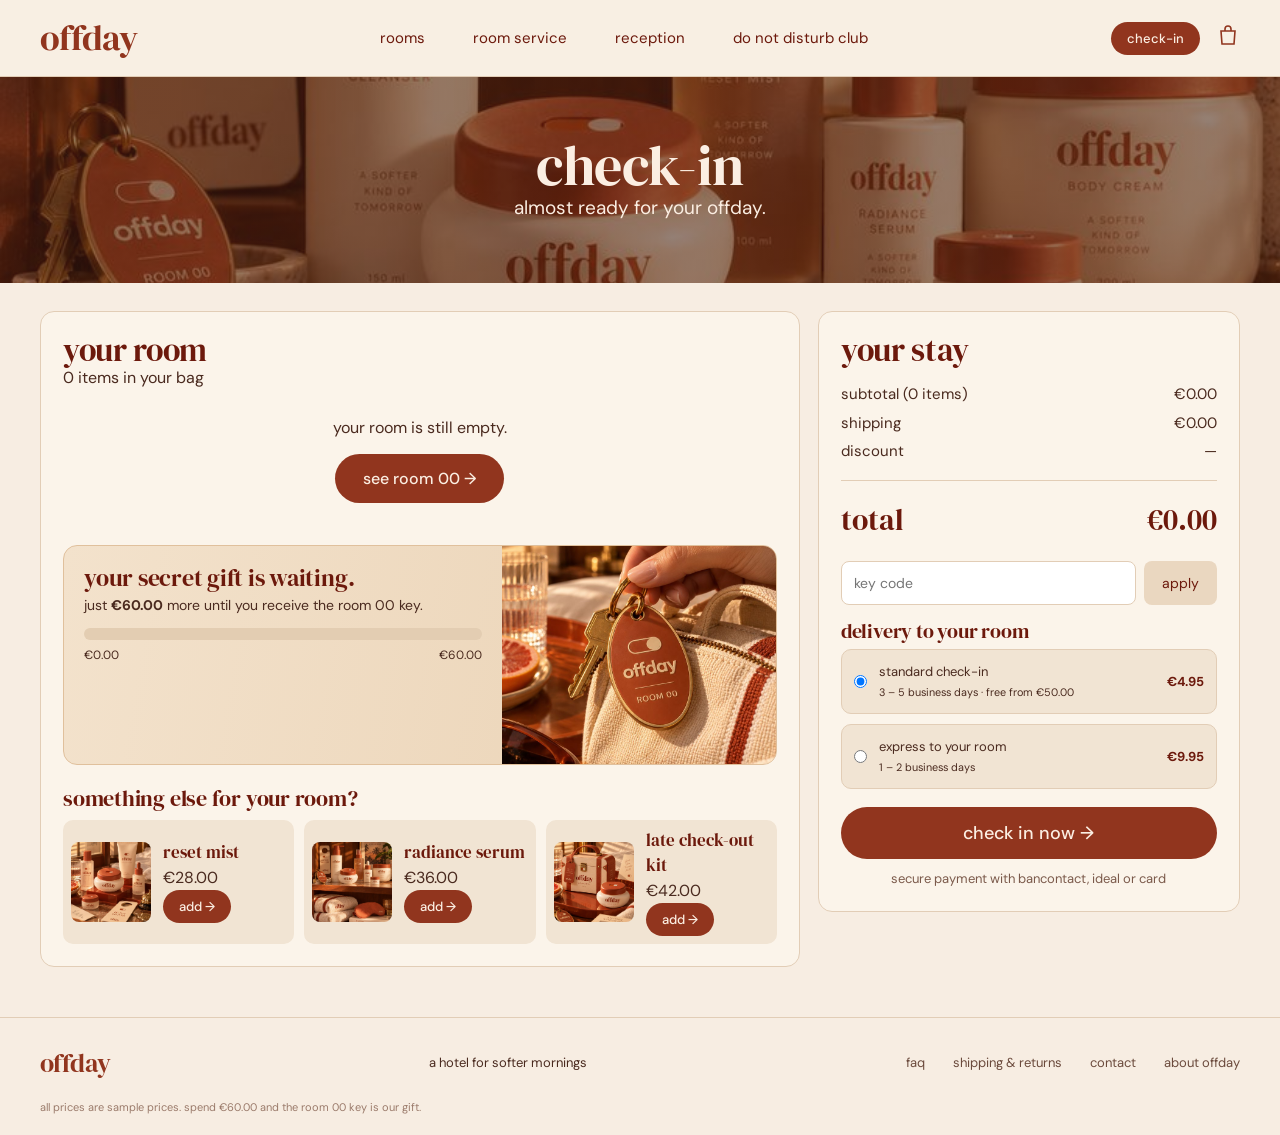
<file: v1/check-in.html>
<!doctype html><html lang="en"><head><meta charset="utf-8"><meta name="viewport" content="width=device-width,initial-scale=1"><link rel="preconnect" href="https://fonts.googleapis.com"><link href="https://fonts.googleapis.com/css2?family=DM+Sans:wght@400;500;600&family=DM+Serif+Display:ital@0;1&display=swap" rel="stylesheet"><link rel="stylesheet" href="style.css"><title>check-in · offday</title></head><body><div id="hdr"></div>
<section class="ci-hero"><h1>check-in</h1><p>almost ready for your offday.</p></section>
<div class="cart"><div class="panel"><h2>your room</h2><p id="cnt"></p><div id="lines"></div>
 <div class="gift"><div class="t"><h3 id="gift-t"></h3><p id="gift-p"></p><div class="bar"><i></i></div><div class="bar-l"><span id="bar-now"></span><span data-threshold></span></div></div><img src="img/sleutel-hand.jpg" alt="room 00 key"></div>
 <h3 style="font-size:22px;margin-top:22px">something else for your room?</h3>
 <div class="ups">
  <div class="up"><img src="img/lijn.jpg" alt=""><div><h4>reset mist</h4><span data-price="reset-mist"></span><br><button class="btn sm" data-add="reset-mist">add →</button></div></div>
  <div class="up"><img src="img/plank.jpg" alt=""><div><h4>radiance serum</h4><span data-price="radiance-serum"></span><br><button class="btn sm" data-add="radiance-serum">add →</button></div></div>
  <div class="up"><img src="img/koffer.jpg" alt=""><div><h4>late check-out kit</h4><span data-price="late-check-out"></span><br><button class="btn sm" data-add="late-check-out">add →</button></div></div>
 </div></div>
<aside class="panel side-sum"><h2>your stay</h2><div class="sum" style="margin-top:14px"><div><span>subtotal (<span id="s-n"></span> items)</span><span id="s-sub"></span></div><div><span>shipping</span><span id="s-ship"></span></div><div><span>discount</span><span>—</span></div><div class="tot"><span>total</span><span id="s-tot"></span></div></div>
 <div class="code"><input placeholder="key code" aria-label="discount code"><button>apply</button></div>
 <h3 style="font-size:20px">delivery to your room</h3>
 <div class="ship"><label><input type="radio" name="ship" value="std" checked><span>standard check-in<br><small>3 – 5 business days · free from €50.00</small></span><b>€4.95</b></label><label><input type="radio" name="ship" value="express"><span>express to your room<br><small>1 – 2 business days</small></span><b>€9.95</b></label></div>
 <button class="btn" style="width:100%;justify-content:center;font-size:18px" onclick="alert('this is a demo: checkout is not connected yet.')">check in now →</button>
 <p class="small">secure payment with bancontact, ideal or card</p></aside></div>
<div id="ftr"></div><script src="app.js"></script></body></html>
</file>
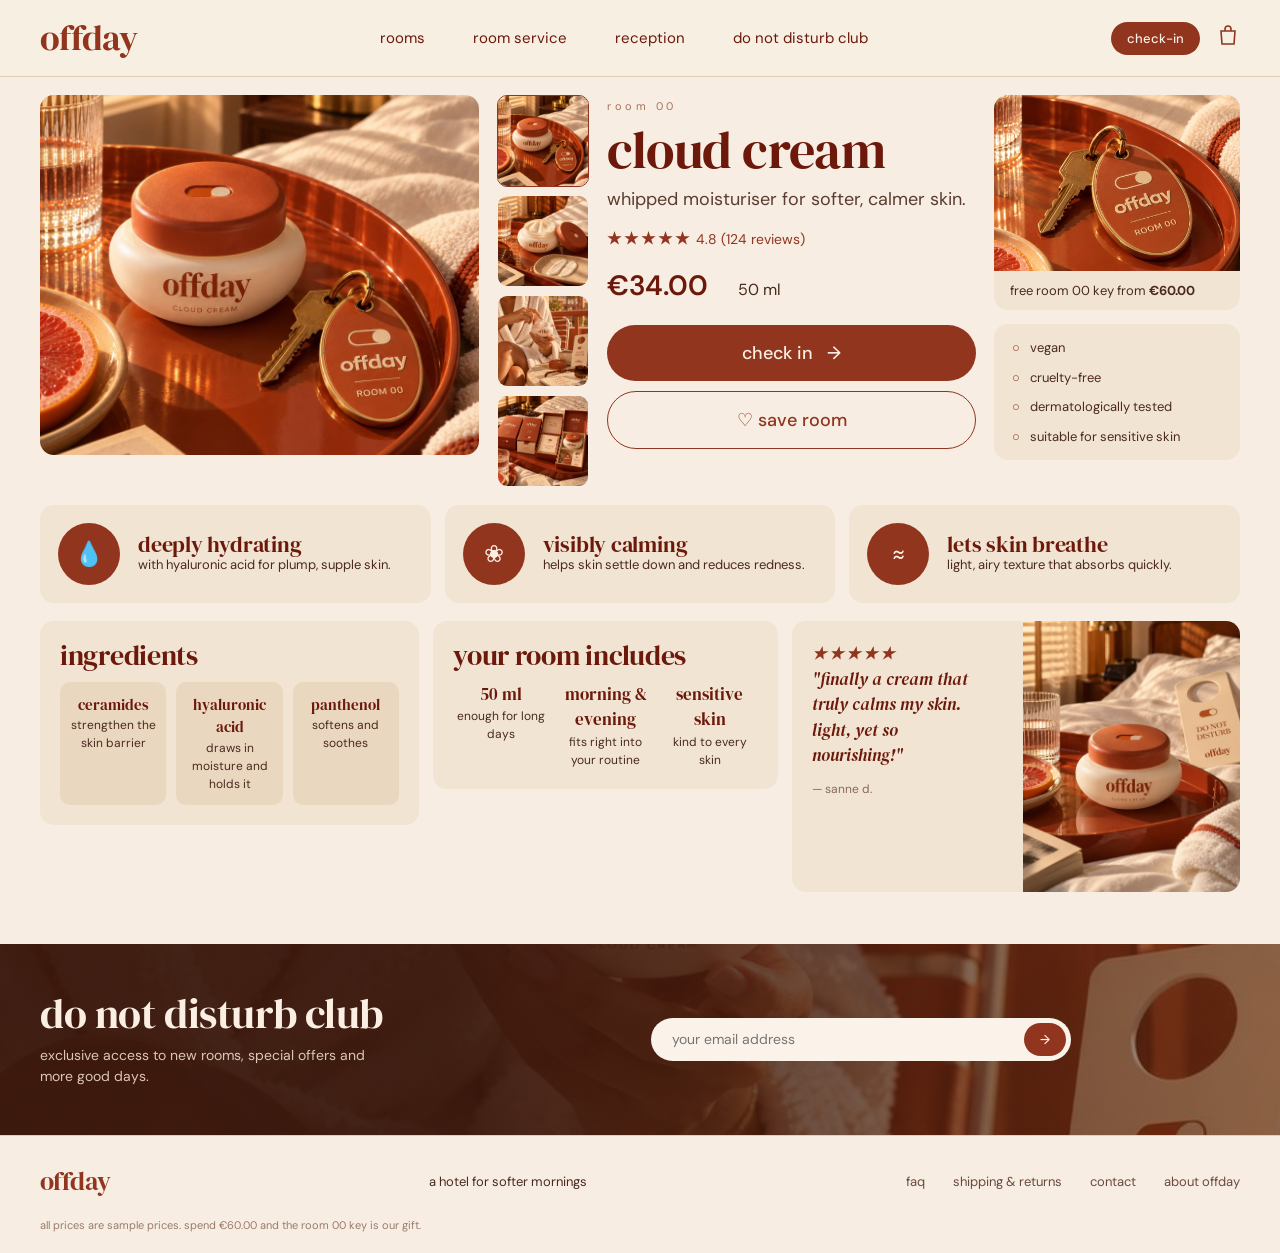
<file: v1/kamer-00.html>
<!doctype html><html lang="en"><head><meta charset="utf-8"><meta http-equiv="refresh" content="0;url=room-00.html"><link rel="canonical" href="room-00.html"><title>room 00 · offday</title><script>location.replace("room-00.html"+location.hash)</script></head><body><a href="room-00.html">room 00</a></body></html>
</file>
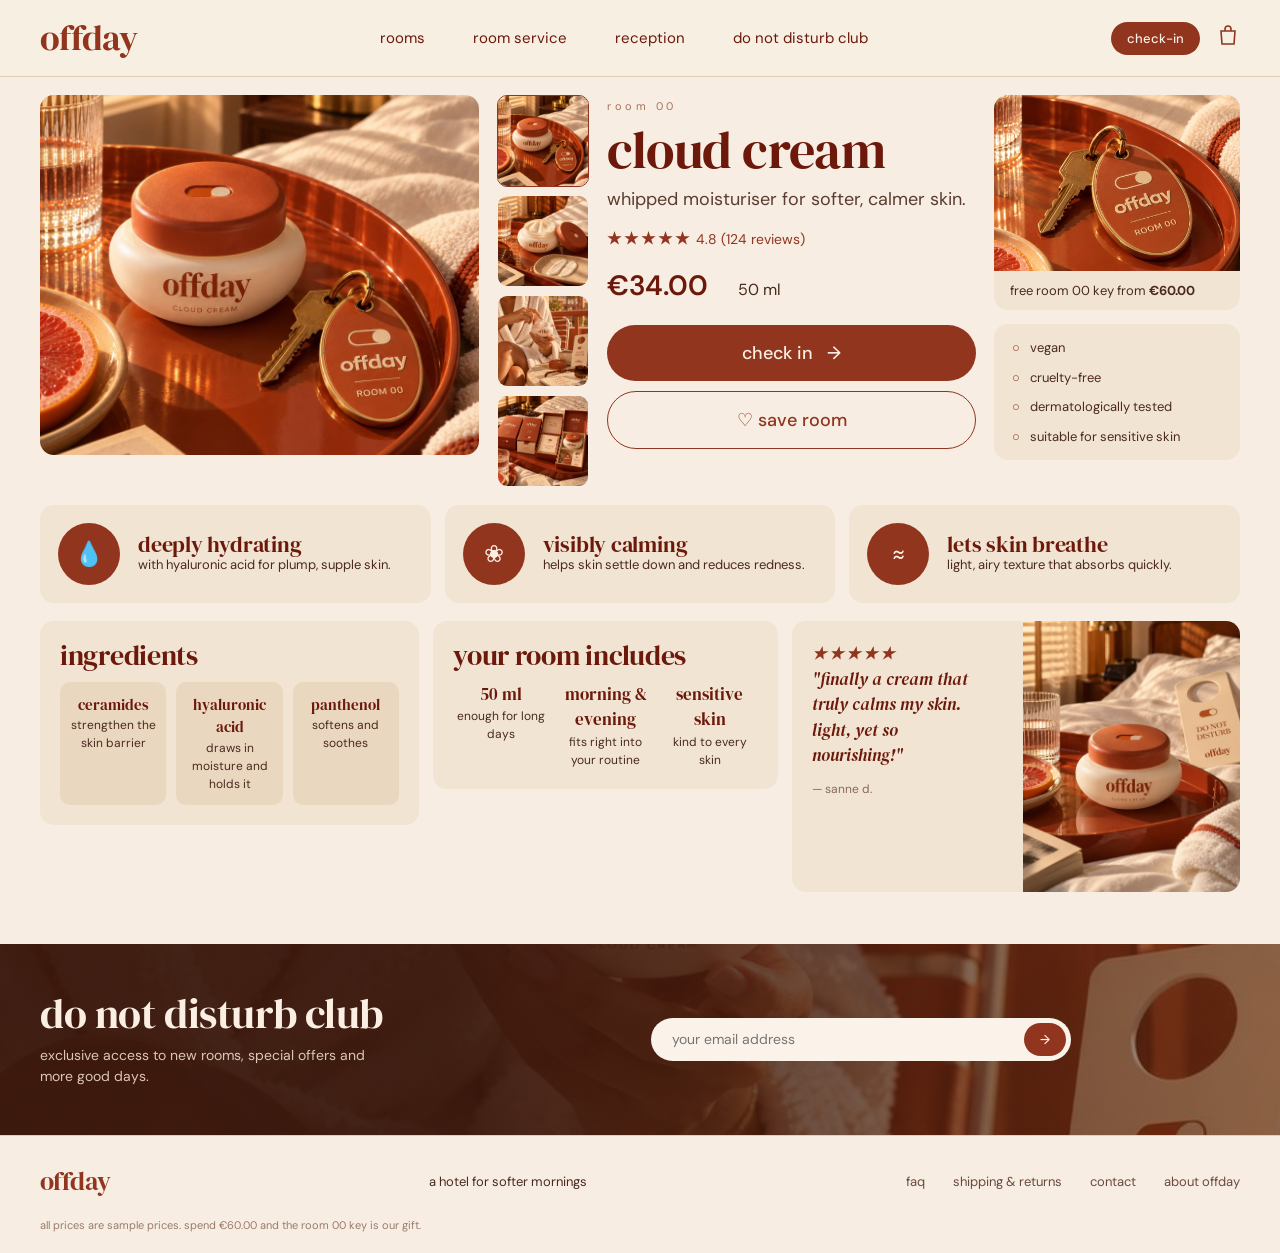
<file: v1/room-00.html>
<!doctype html><html lang="en"><head><meta charset="utf-8"><meta name="viewport" content="width=device-width,initial-scale=1"><link rel="preconnect" href="https://fonts.googleapis.com"><link href="https://fonts.googleapis.com/css2?family=DM+Sans:wght@400;500;600&family=DM+Serif+Display:ital@0;1&display=swap" rel="stylesheet"><link rel="stylesheet" href="style.css"><title>room 00 · cloud cream · offday</title></head><body><div id="hdr"></div>
<div class="wrap"><section class="pdp">
 <div class="gal"><div class="gal-main"><img src="img/jar-sleutel.jpg" alt="offday cloud cream"></div>
 <div class="thumbs"><button class="on"><img src="img/jar-sleutel.jpg" alt=""></button><button><img src="img/textuur.jpg" alt=""></button><button><img src="img/lifestyle.jpg" alt=""></button><button><img src="img/openen.jpg" alt=""></button></div></div>
 <div class="buy"><p class="eyebrow">room 00</p><h1>cloud cream</h1><p class="sub">whipped moisturiser for softer, calmer skin.</p>
 <p class="stars"><b>★★★★★</b> 4.8 (124 reviews)</p>
 <div class="pr"><strong data-price="cloud-cream"></strong><span>50 ml</span></div>
 <button class="btn" data-add="cloud-cream">check in <span>→</span></button><a href="#" class="btn ghost">♡ save room</a></div>
 <div class="side"><div class="keycard"><img src="img/sleutel.jpg" alt="room 00 key"><p>free room 00 key from <b data-threshold></b></p></div>
 <ul class="usps"><li>vegan</li><li>cruelty-free</li><li>dermatologically tested</li><li>suitable for sensitive skin</li></ul></div>
</section>
<section class="benefits">
 <div class="ben"><span class="ic">💧</span><div><h3>deeply hydrating</h3><p>with hyaluronic acid for plump, supple skin.</p></div></div>
 <div class="ben"><span class="ic">❀</span><div><h3>visibly calming</h3><p>helps skin settle down and reduces redness.</p></div></div>
 <div class="ben"><span class="ic">≈</span><div><h3>lets skin breathe</h3><p>light, airy texture that absorbs quickly.</p></div></div>
</section>
<section class="trio">
 <div class="box"><h2>ingredients</h2><div class="ingr"><div><span class="dot"></span><b>ceramides</b>strengthen the skin barrier</div><div><span class="dot"></span><b>hyaluronic acid</b>draws in moisture and holds it</div><div><span class="dot"></span><b>panthenol</b>softens and soothes</div></div></div>
 <div class="box"><h2>your room includes</h2><div class="facts"><div><b>50 ml</b>enough for long days</div><div><b>morning &amp; evening</b>fits right into your routine</div><div><b>sensitive skin</b>kind to every skin</div></div></div>
 <div class="box review"><blockquote><span class="stars"><b>★★★★★</b></span><br>"finally a cream that truly calms my skin. light, yet so nourishing!"<small>— sanne d.</small></blockquote><img src="img/jar-dnd.jpg" alt=""></div>
</section></div>
<section class="club"><div class="wrap"><div><h2>do not disturb club</h2><p>exclusive access to new rooms, special offers and more good days.</p></div><div><form><input type="email" required placeholder="your email address" aria-label="email address"><button class="btn sm">→</button></form></div></div></section>
<div id="ftr"></div><script src="app.js"></script></body></html>
</file>
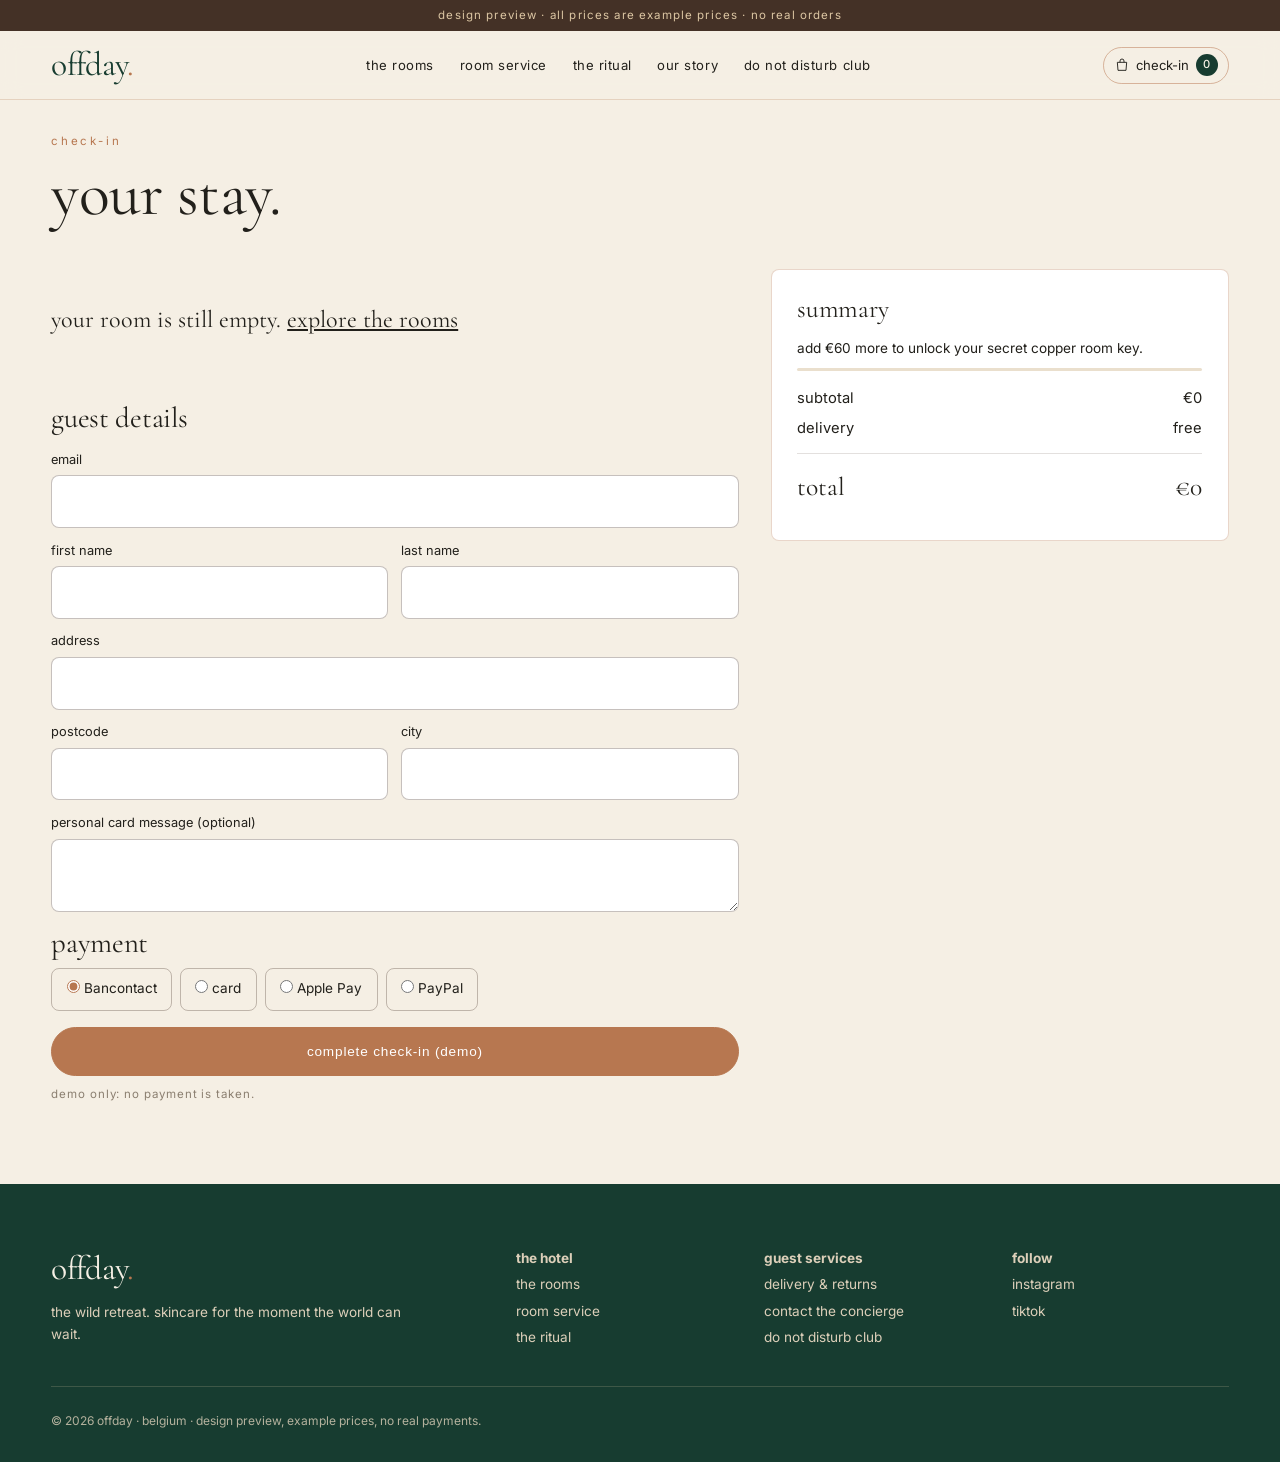
<file: v2/check-in.html>
<!doctype html><html lang="en"><head><meta charset="utf-8"><meta name="viewport" content="width=device-width,initial-scale=1">
<title>check-in · offday</title><meta name="description" content="your offday bag"><meta name="theme-color" content="#173C30">
<link rel="preconnect" href="https://fonts.googleapis.com"><link rel="preconnect" href="https://fonts.gstatic.com" crossorigin>
<link href="https://fonts.googleapis.com/css2?family=Cormorant+Garamond:ital,wght@0,400;0,500;1,400&family=Inter:wght@300;400;500&display=swap" rel="stylesheet">
<link rel="stylesheet" href="style.css"><script src="app.js" defer></script></head><body class="">
<a class="skip" href="#main">skip to content</a>
<div class="demo">design preview · all prices are example prices · no real orders</div>
<header class="hdr"><div class="wrap"><a class="logo" href="index.html" aria-label="offday home">offday<i>.</i></a>
<nav class="nav" aria-label="main"><a href="index.html#rooms">the rooms</a><a href="room-service.html">room service</a><a href="index.html#ritual">the ritual</a><a href="index.html#story">our story</a><a href="index.html#club">do not disturb club</a></nav>
<div class="hdr-r"><a class="bag" href="check-in.html" aria-label="check-in, your bag"><svg width="16" height="16" viewBox="0 0 24 24" fill="none" stroke="currentColor" stroke-width="1.4" aria-hidden="true"><path d="M5 8h14l-1 12H6L5 8z"/><path d="M9 8V6a3 3 0 016 0v2"/></svg><span>check-in</span><b data-count>0</b></a>
<button class="burger" aria-label="menu" aria-expanded="false"><span></span><span></span></button></div></div>
<nav class="mnav" aria-label="mobile"><a href="index.html#rooms">the rooms</a><a href="room-service.html">room service</a><a href="index.html#ritual">the ritual</a><a href="index.html#story">our story</a><a href="index.html#club">do not disturb club</a><a href="check-in.html">check-in</a></nav></header>
<main id="main"><div class="wrap"><span class="num" style="padding-top:2rem">check-in</span><h1 style="font-size:clamp(2.6rem,6vw,4rem);margin:.6rem 0">your stay.</h1>
<div class="co"><div><div id="lines"></div>
<form id="cof" style="margin-top:2rem"><h2 style="font-size:1.8rem;margin-bottom:1rem">guest details</h2>
<div class="field"><label for="e">email</label><input id="e" type="email" required autocomplete="email"></div>
<div class="grid2"><div class="field"><label for="fn">first name</label><input id="fn" required autocomplete="given-name"></div><div class="field"><label for="ln">last name</label><input id="ln" required autocomplete="family-name"></div></div>
<div class="field"><label for="ad">address</label><input id="ad" required autocomplete="street-address"></div>
<div class="grid2"><div class="field"><label for="pc">postcode</label><input id="pc" required autocomplete="postal-code"></div><div class="field"><label for="ct">city</label><input id="ct" required autocomplete="address-level2"></div></div>
<div class="field"><label for="card">personal card message (optional)</label><textarea id="card" rows="2" maxlength="160"></textarea></div>
<h2 style="font-size:1.8rem;margin:1rem 0 .4rem">payment</h2><div class="pay"><label><input type="radio" name="p" checked> Bancontact</label><label><input type="radio" name="p"> card</label><label><input type="radio" name="p"> Apple Pay</label><label><input type="radio" name="p"> PayPal</label></div>
<button class="btn" style="width:100%">complete check-in (demo)</button><p class="ph-note" style="margin-top:.6rem">demo only: no payment is taken.</p></form></div>
<aside class="summary" aria-live="polite"><h2 style="font-size:1.6rem">summary</h2><div class="gift"><span id="gt"></span><div class="bar"><i id="gb"></i></div></div>
<div class="row"><span>subtotal</span><span id="st"></span></div><div class="row"><span>delivery</span><span id="sh"></span></div><div class="row total"><span>total</span><span id="tt"></span></div></aside></div></div>
<script>
function renderCart(c){const L=document.getElementById('lines');const ks=Object.keys(c).filter(k=>P[k]&&c[k]>0);
L.innerHTML=ks.length?ks.map(k=>`<div class="line"><img src="${P[k].img}" alt=""><div><h4>${P[k].n}</h4><small>${P[k].r} · ${P[k].v}</small><div class="qty" style="width:max-content;margin-top:.4rem"><button onclick="chg('${k}',-1)" aria-label="less">−</button><span>${c[k]}</span><button onclick="chg('${k}',1)" aria-label="more">+</button></div></div><b>${eur(P[k].p*c[k])}</b></div>`).join(''):'<p class="serif" style="font-size:1.5rem;padding:2rem 0">your room is still empty. <a href="index.html#rooms">explore the rooms</a></p>';
const t=total(c),sh=t===0||t>=SHIP_FREE?0:4.95,r=GIFT-t;document.getElementById('st').textContent=eur(t);document.getElementById('sh').textContent=sh?eur(sh):'free';document.getElementById('tt').textContent=eur(t+sh);
document.getElementById('gt').textContent=r>0?`add ${eur(r)} more to unlock your secret copper room key.`:'your secret copper room key is included. you are officially off duty.';document.getElementById('gb').style.width=Math.min(100,t/GIFT*100)+'%'}
function chg(k,d){const c=get();c[k]=(c[k]||0)+d;if(c[k]<=0)delete c[k];put(c)}
document.getElementById('cof').addEventListener('submit',e=>{e.preventDefault();localStorage.removeItem('offday-wild-cart');document.querySelector('.co').innerHTML='<div style="padding:3rem 0"><h2>welcome to your offday.</h2><p style="margin-top:1rem">demo check-in complete. no payment was taken.</p><a class="btn" style="margin-top:1.5rem" href="index.html">back to the lobby</a></div>';render()});
</script></main>
<footer><div class="wrap"><div><a class="logo" href="index.html">offday<i>.</i></a><p style="margin-top:1rem;max-width:22rem">the wild retreat. skincare for the moment the world can wait.</p></div>
<div><b>the hotel</b><a href="index.html#rooms">the rooms</a><a href="room-service.html">room service</a><a href="index.html#ritual">the ritual</a></div>
<div><b>guest services</b><a href="#">delivery & returns</a><a href="#">contact the concierge</a><a href="index.html#club">do not disturb club</a></div>
<div><b>follow</b><a href="#">instagram</a><a href="#">tiktok</a></div>
<div class="legal">© 2026 offday · belgium · design preview, example prices, no real payments.</div></div></footer>
</body></html>
</file>
<file: style.css>
@view-transition{navigation:auto}
:root{--g:#173C30;--g2:#0f2a21;--cu:#B77750;--cu2:#d29a74;--iv:#F5EFE4;--w:#443126;--ch:#DCC6A3;--ink:#1d1a16;--mut:#6c6156;--bg:var(--iv);--sp:1;--disp:"Cormorant Garamond",Georgia,serif;--sans:"Manrope",system-ui,sans-serif;--ease:cubic-bezier(.22,.8,.2,1)}
*{box-sizing:border-box;margin:0;padding:0}
html{scroll-behavior:smooth;-webkit-text-size-adjust:100%}
body{font-family:var(--sans);background:var(--bg);color:var(--ink);font-size:16px;line-height:1.65;-webkit-font-smoothing:antialiased;transition:background 1.4s,color 1.4s;overflow-x:hidden}
body.is-off{--bg:#e8dbc4;--sp:1.9}
body.lock{overflow:hidden}
img{display:block;max-width:100%}
a{color:inherit;text-decoration:none}
button{font:inherit;color:inherit}
:focus-visible{outline:2px solid var(--cu);outline-offset:4px;border-radius:4px}
.wrap{width:min(1320px,90vw);margin-inline:auto}
.sr{position:absolute;width:1px;height:1px;overflow:hidden;clip:rect(0 0 0 0)}
.skip{position:fixed;left:1rem;top:-4rem;z-index:999;background:var(--iv);padding:.6rem 1rem}.skip:focus{top:1rem}
h1,h2,h3,.disp{font-family:var(--disp);font-weight:400;line-height:1;letter-spacing:-.015em}
h2{font-size:clamp(2.6rem,6.2vw,5.4rem)}
h2 em,h1 em{font-style:italic;color:var(--cu)}
.dark h2 em,.hero h1 em{color:var(--ch)}
.kick{display:inline-flex;align-items:center;gap:.9rem;font-size:.7rem;letter-spacing:.28em;text-transform:uppercase;color:var(--cu);font-weight:500}
.kick::before{content:"";width:0;height:1px;background:currentColor;transition:width 1.2s var(--ease) .2s}
.in .kick::before,.kick.in::before{width:44px}
.dark .kick{color:var(--cu2)}
.lede{font-size:clamp(1rem,1.3vw,1.12rem);color:var(--mut);max-width:34rem}
.dark .lede{color:#cfc3ae}
/* logo */
.logo{display:inline-flex;color:var(--g)}
.logo svg{height:30px;width:auto;overflow:visible}
.dark .logo,.hdr.on-dark .logo,footer .logo{color:var(--ch)}
/* header */
.hdr{position:fixed;inset:0 0 auto;z-index:60;transition:background .5s,transform .5s var(--ease),color .5s;color:var(--iv)}
.hdr .wrap{display:flex;align-items:center;gap:1.5rem;height:76px}
.hdr .logo{color:var(--ch)}
.hdr.solid{background:color-mix(in srgb,var(--bg) 86%,transparent);backdrop-filter:blur(14px) saturate(1.2);color:var(--ink);box-shadow:0 1px 0 rgba(183,119,80,.22)}
.hdr.solid .logo{color:var(--g)}
.hdr.hide{transform:translateY(-100%)}
.nav{display:none;gap:2rem;margin-left:auto;font-size:.8rem;letter-spacing:.06em}
.nav a{position:relative;padding:.4rem 0;opacity:.85;transition:opacity .3s}
.nav a:hover{opacity:1}
.nav a::after{content:"";position:absolute;left:0;right:0;bottom:0;height:1px;background:var(--cu);transform:scaleX(0);transform-origin:right;transition:transform .5s var(--ease)}
.nav a:hover::after{transform:scaleX(1);transform-origin:left}
.hdr-r{display:flex;align-items:center;gap:.5rem;margin-left:auto}
@media(min-width:1080px){.nav{display:flex}.hdr-r{margin-left:1.5rem}.burger{display:none!important}}
.navoff{width:40px;height:40px;border-radius:50%;border:1px solid rgba(183,119,80,.7);background:transparent;display:grid;place-items:center;cursor:pointer;transition:background .4s}
.navoff i{width:7px;height:15px;border-radius:9px;border:1.4px solid var(--cu)}
.navoff:hover,.navoff[aria-pressed=true]{background:var(--cu)}.navoff:hover i,.navoff[aria-pressed=true] i{border-color:var(--iv)}
.bagbtn{display:flex;align-items:center;gap:.5rem;height:40px;padding:0 1rem;border-radius:99px;border:1px solid currentColor;background:transparent;cursor:pointer;font-size:.78rem;letter-spacing:.06em;border-color:rgba(183,119,80,.6)}
.bagbtn b{min-width:20px;height:20px;border-radius:99px;background:var(--cu);color:#fff;font-size:.68rem;display:grid;place-items:center;font-weight:600;transition:transform .4s var(--ease)}
.bagbtn b.bump{transform:scale(1.35)}
.burger{width:40px;height:40px;border:0;background:none;cursor:pointer;display:grid;place-content:center;gap:7px}
.burger span{width:22px;height:1px;background:currentColor;display:block;transition:transform .4s}
.burger[aria-expanded=true] span:first-child{transform:translateY(4px) rotate(45deg)}.burger[aria-expanded=true] span:last-child{transform:translateY(-4px) rotate(-45deg)}
.mnav{position:fixed;inset:0;z-index:55;background:var(--g);color:var(--iv);display:flex;flex-direction:column;justify-content:center;padding:0 8vw;gap:.4rem;clip-path:circle(0 at calc(100% - 40px) 38px);transition:clip-path .8s var(--ease);visibility:hidden}
.mnav.open{clip-path:circle(150% at calc(100% - 40px) 38px);visibility:visible}
.mnav a{font-family:var(--disp);font-size:2.6rem;line-height:1.2}
.mnav small{margin-top:2rem;color:var(--ch);letter-spacing:.2em;font-size:.7rem;text-transform:uppercase}
/* buttons */
.btn{--mx:0px;--my:0px;position:relative;display:inline-flex;align-items:center;justify-content:center;gap:.7rem;min-height:54px;padding:0 2rem;border-radius:99px;background:var(--cu);color:#fff;border:1px solid var(--cu);font-size:.8rem;letter-spacing:.12em;text-transform:uppercase;font-weight:500;cursor:pointer;overflow:hidden;transform:translate(var(--mx),var(--my));transition:transform .5s var(--ease),color .4s,border-color .4s;isolation:isolate}
.btn::before{content:"";position:absolute;inset:0;background:var(--w);transform:translateY(101%);border-radius:inherit;transition:transform .55s var(--ease);z-index:-1}
.btn:hover::before{transform:none}
.btn.ghost{background:transparent;color:inherit;border-color:rgba(220,198,163,.6)}
.btn.ghost::before{background:var(--iv)}.btn.ghost:hover{color:var(--g)}
.btn .arr{transition:transform .5s var(--ease)}.btn:hover .arr{transform:translateX(4px)}
.qadd{position:relative;width:44px;height:44px;border-radius:50%;border:1px solid var(--cu);background:transparent;color:var(--cu);cursor:pointer;display:grid;place-items:center;transition:background .4s,color .4s,transform .4s var(--ease);font-size:1.3rem;line-height:1}
.qadd:hover{background:var(--cu);color:#fff;transform:rotate(90deg)}
/* intro doors */
.doors{position:fixed;inset:0;z-index:100;display:grid;place-items:center;background:var(--g2);perspective:1600px;transition:background 1.2s .6s,visibility 0s 2.2s}
.doors.open{background:transparent;visibility:hidden;pointer-events:none}
.door{position:absolute;top:0;bottom:0;width:50.5%;background:var(--g);overflow:hidden;transition:transform 1.9s cubic-bezier(.7,0,.15,1);will-change:transform}
.door.l{left:0;transform-origin:left center;background:linear-gradient(90deg,#0d241c,#173C30)}
.door.r{right:0;transform-origin:right center;background:linear-gradient(-90deg,#0d241c,#173C30)}
.door img{position:absolute;height:115%;width:auto;max-width:none;top:-7%}
.door.l img{right:-12%}.door.r img{left:-12%}
.door.l img.b{right:20%;opacity:.55;filter:brightness(.6);height:125%}.door.r img.b{left:20%;opacity:.55;filter:brightness(.6);height:125%}
.door::after{content:"";position:absolute;top:0;bottom:0;width:1px;background:linear-gradient(transparent,var(--cu),transparent);opacity:.7}
.door.l::after{right:0}.door.r::after{left:0}
.doors.open .door.l{transform:translateX(-102%) rotateY(18deg)}
.doors.open .door.r{transform:translateX(102%) rotateY(-18deg)}
.doors-c{position:relative;z-index:2;text-align:center;color:var(--ch);display:grid;justify-items:center;gap:1.6rem;transition:opacity .6s,transform 1s var(--ease)}
.doors.open .doors-c{opacity:0;transform:scale(.92)}
.doors-c .logo svg{height:clamp(46px,9vw,84px)}
.doors-c p{font-size:.7rem;letter-spacing:.32em;text-transform:uppercase}
.bigoff{position:relative;width:118px;height:118px;border-radius:50%;border:1px solid rgba(220,198,163,.4);background:radial-gradient(circle at 35% 28%,#e0aa84,var(--cu) 46%,#6f4128);box-shadow:inset 0 -10px 20px rgba(0,0,0,.35),0 20px 50px rgba(0,0,0,.45);cursor:pointer;display:grid;place-items:center;transition:transform .25s}
.bigoff i{width:16px;height:38px;border-radius:12px;border:2px solid #fbe9da}
.bigoff::before,.bigoff::after{content:"";position:absolute;inset:-14px;border-radius:50%;border:1px solid rgba(183,119,80,.5);animation:ring 2.8s ease-out infinite}
.bigoff::after{animation-delay:1.4s}
@keyframes ring{from{transform:scale(.85);opacity:1}to{transform:scale(1.5);opacity:0}}
.bigoff:active{transform:scale(.94)}
.skipintro{background:none;border:0;color:#bfb29b;font-size:.7rem;letter-spacing:.24em;text-transform:uppercase;cursor:pointer;border-bottom:1px solid transparent}.skipintro:hover{border-color:currentColor}
/* hero */
.hero{position:relative;min-height:100svh;background:var(--g2);color:var(--iv);overflow:hidden;display:flex;flex-direction:column;justify-content:flex-end}
.hero .media{position:absolute;inset:0}
.hero .media img{width:100%;height:100%;object-fit:cover;object-position:68% 62%;transform:scale(1.04);transition:transform 2.6s var(--ease)}
.revealed .hero .media img{transform:scale(1)}
.hero::after{content:"";position:absolute;inset:0;background:linear-gradient(0deg,rgba(10,26,20,.94) 0%,rgba(10,26,20,.55) 42%,rgba(10,26,20,.1) 70%),linear-gradient(90deg,rgba(10,26,20,.75),transparent 55%);pointer-events:none}
.hero .lv{position:absolute;z-index:2;pointer-events:none;width:clamp(180px,26vw,420px);will-change:transform}
.hero .lv.l{left:-7%;top:-10%}.hero .lv.r{right:-9%;bottom:-25%;width:clamp(200px,30vw,480px);opacity:.9}
.hero .wrap{position:relative;z-index:3;padding:0 0 clamp(2rem,6vh,4.5rem)}
.hero h1{font-size:clamp(3.4rem,10vw,8.6rem);margin:1.2rem 0 1.4rem;max-width:11ch}
.hero h1 .ln{display:block;overflow:hidden}.hero h1 .ln>span{display:block;transform:translateY(105%);transition:transform 1.3s var(--ease)}
.revealed .hero h1 .ln>span{transform:none}.revealed .hero h1 .ln:nth-child(2)>span{transition-delay:.12s}
.hero .sub{font-family:var(--disp);font-style:italic;font-size:clamp(1.3rem,2vw,1.7rem);color:var(--ch)}
.hero .lede{color:#d9cdb8;margin-top:.6rem}
.hero .ctas{display:flex;flex-wrap:wrap;gap:.8rem;margin-top:2rem}
.hero-meta{display:flex;justify-content:space-between;align-items:end;gap:2rem;flex-wrap:wrap}
.modecard{display:flex;align-items:center;gap:1rem;padding:1rem 1.2rem 1rem 1rem;border:1px solid rgba(220,198,163,.3);border-radius:99px;background:rgba(10,26,20,.45);backdrop-filter:blur(10px);cursor:pointer;color:var(--iv);transition:border-color .4s}
.modecard:hover{border-color:var(--cu)}
.modecard .bigoff{width:56px;height:56px}.modecard .bigoff i{width:9px;height:20px;border-width:1.5px}.modecard .bigoff::before,.modecard .bigoff::after{inset:-6px}
.modecard b{display:block;font-family:var(--disp);font-weight:400;font-size:1.15rem;text-align:left}
.modecard small{font-size:.66rem;letter-spacing:.22em;color:var(--ch)}
.scrollcue{position:absolute;z-index:3;left:50%;bottom:1.2rem;width:1px;height:46px;background:rgba(220,198,163,.25);overflow:hidden;display:none}
.scrollcue::after{content:"";position:absolute;inset:0;background:var(--cu);animation:cue 2.2s var(--ease) infinite}
@keyframes cue{from{transform:translateY(-100%)}to{transform:translateY(100%)}}
@media(min-width:900px){.scrollcue{display:block}}
@media(max-width:700px){.hero .media{bottom:38%}.hero .media img{object-position:66% 70%}.hero::after{background:linear-gradient(0deg,var(--g2) 38%,rgba(10,26,20,.4) 60%,rgba(10,26,20,.15) 80%)}.modecard{border-radius:20px}}
/* trust */
.trust{border-bottom:1px solid rgba(183,119,80,.25);background:var(--bg)}
.trust .wrap{display:flex;gap:2.5rem;overflow-x:auto;padding:1.1rem 0;font-size:.74rem;letter-spacing:.14em;text-transform:uppercase;color:var(--mut);scrollbar-width:none;justify-content:space-between}
.trust span{white-space:nowrap;display:flex;align-items:center;gap:.6rem}.trust span::before{content:"";width:6px;height:6px;border-radius:50%;border:1px solid var(--cu)}
/* sections */
.s{padding:clamp(5rem,12vw,10rem) 0;position:relative}
.dark{background:var(--g);color:var(--iv)}
body.is-off .dark{background:#102b21}
.walnut{background:var(--w);color:var(--iv)}
.shead{display:flex;justify-content:space-between;align-items:end;gap:2rem;flex-wrap:wrap;margin-bottom:clamp(2.5rem,5vw,4rem)}
.shead h2{margin-top:1.2rem}
.tlink{position:relative;font-size:.78rem;letter-spacing:.14em;text-transform:uppercase;padding-bottom:.3rem}
.tlink::after{content:"";position:absolute;left:0;right:0;bottom:0;height:1px;background:var(--cu);transform-origin:left;transition:transform .5s var(--ease)}
.tlink:hover::after{transform:scaleX(.3)}
/* rooms horizontal */
.hs{position:relative}
.track{display:flex;gap:clamp(1rem,2vw,1.8rem);overflow-x:auto;scroll-snap-type:x mandatory;padding:0 5vw 1.5rem;scrollbar-width:none;cursor:grab}
.track::-webkit-scrollbar{display:none}
@media(min-width:1000px){.hs.pin{height:var(--h,300vh)}.hs.pin .pinbox{position:sticky;top:0;height:100vh;display:flex;flex-direction:column;justify-content:center;overflow:hidden}.hs.pin .track{overflow:visible;scroll-snap-type:none;will-change:transform;cursor:default}}
.card{flex:0 0 min(78vw,400px);scroll-snap-align:center;display:flex;flex-direction:column;gap:1rem;perspective:900px}
.card .ph{position:relative;aspect-ratio:4/5;overflow:hidden;border-radius:2px;background:#e9dfcf;transform-style:preserve-3d;transition:transform .6s var(--ease),box-shadow .6s;box-shadow:0 30px 60px -40px rgba(30,20,10,.5)}
.card .ph img{position:absolute;inset:0;width:100%;height:100%;object-fit:cover;transition:opacity .8s var(--ease),transform 1.4s var(--ease)}
.card .ph img.alt{opacity:0}
@media(hover:hover){.card:hover .ph img.alt{opacity:1}.card:hover .ph img{transform:scale(1.05)}}
.card .tag{position:absolute;z-index:2;top:1rem;left:1rem;font-size:.64rem;letter-spacing:.24em;text-transform:uppercase;color:var(--w);background:rgba(245,239,228,.85);padding:.35rem .7rem;border-radius:99px;backdrop-filter:blur(4px)}
.card .row{display:flex;justify-content:space-between;align-items:center;gap:1rem}
.card h3{font-size:2rem}
.card .meta{font-size:.82rem;color:var(--mut)}
.card .price{font-family:var(--disp);font-size:1.4rem}
.dark .card .meta{color:#bfb29b}
.progress{height:1px;background:rgba(183,119,80,.25);margin:2.5rem 5vw 0;position:relative}.progress i{position:absolute;inset:0;background:var(--cu);transform-origin:left;transform:scaleX(var(--p,0))}
/* split */
.split{display:grid;gap:clamp(2.5rem,6vw,6rem);align-items:center}
@media(min-width:960px){.split{grid-template-columns:1fr 1fr}.split.rev>:first-child{order:2}}
.frame{position:relative;overflow:hidden;border-radius:2px}
.frame img{width:100%;height:100%;object-fit:cover}
.frame.a45{aspect-ratio:4/5}.frame.a11{aspect-ratio:1}
.frame .par{height:116%;margin-top:-8%;will-change:transform}
.frame::after{content:"";position:absolute;inset:14px;border:1px solid rgba(220,198,163,.5);pointer-events:none;clip-path:inset(0 100% 100% 0);transition:clip-path 1.8s var(--ease) .3s}
.in .frame::after,.frame.in::after{clip-path:inset(0)}
.leafdeco{position:absolute;pointer-events:none;width:clamp(160px,22vw,340px);opacity:.55;will-change:transform}
.principles{display:grid;gap:0;margin-top:2.5rem}
.principles div{display:grid;grid-template-columns:3.5rem 1fr;padding:1.2rem 0;border-top:1px solid rgba(220,198,163,.2);position:relative}
.principles div::before{content:"";position:absolute;top:-1px;left:0;height:1px;width:0;background:var(--cu);transition:width 1.4s var(--ease)}
.in .principles div::before{width:100%}.in .principles div:nth-child(2)::before{transition-delay:.25s}.in .principles div:nth-child(3)::before{transition-delay:.5s}
.principles b{font-family:var(--disp);font-weight:400;font-size:1.4rem;color:var(--cu2)}
/* ritual */
.steps{display:grid;gap:0;margin-top:2.5rem;counter-reset:st}
.step{display:grid;grid-template-columns:4rem 1fr auto;align-items:center;gap:1rem;padding:1.3rem 0;border-top:1px solid rgba(68,49,38,.18);transition:padding .5s var(--ease)}
.step:hover{padding-left:.6rem}
.step span{font-family:var(--disp);font-size:2.4rem;color:var(--cu);line-height:1}
.step h3{font-size:1.6rem}.step p{font-size:.86rem;color:var(--mut)}
.step a{font-size:.72rem;letter-spacing:.14em;text-transform:uppercase;color:var(--cu)}
/* bundles */
.bundles{display:grid;gap:1px;background:rgba(220,198,163,.18);border:1px solid rgba(220,198,163,.18)}
@media(min-width:860px){.bundles{grid-template-columns:repeat(3,1fr)}}
.bundle{background:var(--w);padding:2rem;display:flex;flex-direction:column;gap:.8rem;min-height:280px;transition:background .5s}
.bundle:hover{background:#4e392c}
.bundle h3{font-size:2rem}.bundle ul{list-style:none;font-size:.88rem;color:#d4c6b0}
.bundle li::before{content:"— ";color:var(--cu2)}
.bundle .foot{margin-top:auto;display:flex;justify-content:space-between;align-items:center}
.bundle .price{font-family:var(--disp);font-size:1.8rem}
/* reviews */
.reviews{display:grid;gap:1.2rem}
@media(min-width:860px){.reviews{grid-template-columns:repeat(3,1fr)}}
.review{padding:2rem;border:1px solid rgba(183,119,80,.3);border-radius:2px;background:rgba(255,255,255,.4)}
.review q{display:block;font-family:var(--disp);font-size:1.6rem;line-height:1.25;margin:1rem 0 1.4rem}
.stars{color:var(--cu);letter-spacing:.3em;font-size:.8rem}
.ph-note{font-size:.7rem;letter-spacing:.1em;color:#8d8070;text-transform:uppercase}
/* club */
.club{text-align:center;overflow:hidden}
.club h2{max-width:14ch;margin:1.5rem auto}
.club form{display:flex;gap:.6rem;justify-content:center;flex-wrap:wrap;margin-top:2.4rem}
.club input{min-height:54px;padding:0 1.4rem;border-radius:99px;border:1px solid rgba(220,198,163,.45);background:rgba(255,255,255,.04);color:var(--iv);font:inherit;width:min(360px,100%)}
.club input::placeholder{color:#a99c86}
.perks{display:flex;justify-content:center;gap:2.5rem;flex-wrap:wrap;margin-top:3rem;font-size:.7rem;letter-spacing:.22em;text-transform:uppercase;color:var(--ch)}
.cat{width:200px;color:var(--cu2);margin:0 auto}
.cat path,.cat circle{fill:none;stroke:currentColor;stroke-width:1.1;stroke-linecap:round;stroke-linejoin:round;stroke-dasharray:900;stroke-dashoffset:900;transition:stroke-dashoffset 3.6s var(--ease)}
.in .cat path,.in .cat circle{stroke-dashoffset:0}
/* footer */
footer{background:var(--g2);color:#c9bca5;padding:5rem 0 2rem;font-size:.86rem}
footer .grid{display:grid;gap:2.5rem}
@media(min-width:860px){footer .grid{grid-template-columns:2fr 1fr 1fr 1fr}}
footer h4{font-family:var(--sans);font-size:.68rem;letter-spacing:.24em;text-transform:uppercase;color:var(--cu2);font-weight:500;margin-bottom:1rem}
footer a{display:block;margin:.35rem 0;transition:color .3s}footer a:hover{color:var(--iv)}
footer .logo svg{height:44px}
footer .legal{margin-top:4rem;padding-top:1.5rem;border-top:1px solid rgba(220,198,163,.15);font-size:.72rem;display:flex;justify-content:space-between;flex-wrap:wrap;gap:1rem}
/* reveal */
.rv{opacity:0;transform:translateY(34px);transition:opacity calc(1.1s*var(--sp)) var(--ease),transform calc(1.3s*var(--sp)) var(--ease);transition-delay:calc(var(--d,0)*110ms)}
.rv.in{opacity:1;transform:none}
/* glow */
.glow{position:fixed;left:0;top:0;width:420px;height:420px;margin:-210px 0 0 -210px;border-radius:50%;pointer-events:none;z-index:1;background:radial-gradient(circle,rgba(183,119,80,.16),transparent 65%);mix-blend-mode:multiply;opacity:0;transition:opacity .6s}
.dark .glow{mix-blend-mode:screen}
@media(hover:hover) and (min-width:900px){.glow{opacity:1}}
body.is-off .glow{background:radial-gradient(circle,rgba(183,119,80,.28),transparent 65%)}
/* page transition */
.pt{position:fixed;inset:0;z-index:90;background:var(--g);transform:scaleY(0);transform-origin:bottom;transition:transform .6s var(--ease);pointer-events:none}
.pt.go{transform:scaleY(1)}
.pt.leave{transform-origin:top}
/* drawer */
.scrim{position:fixed;inset:0;z-index:80;background:rgba(10,20,16,.5);backdrop-filter:blur(3px);opacity:0;visibility:hidden;transition:opacity .5s,visibility 0s .5s}
.scrim.on{opacity:1;visibility:visible;transition:opacity .5s}
.drawer{position:fixed;top:0;right:0;bottom:0;z-index:81;width:min(460px,100vw);background:var(--iv);display:flex;flex-direction:column;transform:translateX(100%);transition:transform .7s var(--ease);box-shadow:-30px 0 80px rgba(0,0,0,.25)}
.drawer.on{transform:none}
.drawer header{display:flex;justify-content:space-between;align-items:center;padding:1.4rem 1.6rem;border-bottom:1px solid rgba(68,49,38,.12)}
.drawer header h2{font-size:2rem}
.xbtn{width:42px;height:42px;border-radius:50%;border:1px solid rgba(68,49,38,.25);background:none;cursor:pointer;font-size:1.2rem;transition:transform .4s var(--ease)}.xbtn:hover{transform:rotate(90deg)}
.gift{padding:1rem 1.6rem;background:#efe5d4;font-size:.84rem}
.bar{height:3px;background:rgba(183,119,80,.2);border-radius:3px;margin-top:.6rem;overflow:hidden}.bar i{display:block;height:100%;background:var(--cu);transition:width 1s var(--ease)}
.lines{flex:1;overflow-y:auto;padding:0 1.6rem}
.line{display:grid;grid-template-columns:76px 1fr auto;gap:1rem;align-items:center;padding:1.1rem 0;border-bottom:1px solid rgba(68,49,38,.1);animation:lin .6s var(--ease) both}
@keyframes lin{from{opacity:0;transform:translateX(20px)}}
.line img{width:76px;height:95px;object-fit:cover;border-radius:2px}
.line h4{font-family:var(--disp);font-weight:400;font-size:1.35rem;line-height:1.1}
.line small{color:var(--mut);font-size:.75rem}
.qty{display:inline-flex;align-items:center;border:1px solid rgba(68,49,38,.25);border-radius:99px;margin-top:.5rem}
.qty button{width:34px;height:34px;border:0;background:none;cursor:pointer}
.qty span{min-width:1.4rem;text-align:center;font-size:.85rem}
.drawer footer{background:none;color:inherit;padding:1.4rem 1.6rem;border-top:1px solid rgba(68,49,38,.12);font-size:.9rem}
.tot{display:flex;justify-content:space-between;font-family:var(--disp);font-size:1.7rem;margin-bottom:1rem}
.empty{padding:3rem 0;text-align:center;font-family:var(--disp);font-size:1.6rem}
/* product */
.pdp{display:grid;gap:2.5rem;padding:110px 0 4rem}
@media(min-width:1000px){.pdp{grid-template-columns:1.2fr .8fr;gap:5rem}.buy{position:sticky;top:110px;align-self:start}}
.gal{display:grid;gap:.8rem}
.gal .main{position:relative;aspect-ratio:1;overflow:hidden;background:#e9dfcf;border-radius:2px}
.gal .main img{position:absolute;inset:0;width:100%;height:100%;object-fit:cover;transition:opacity .6s}
.thumbs{display:flex;gap:.6rem}
.thumbs button{width:82px;aspect-ratio:1;border-radius:2px;overflow:hidden;border:1px solid transparent;padding:0;cursor:pointer;background:#e9dfcf;opacity:.6;transition:opacity .3s,border-color .3s}
.thumbs button[aria-current=true]{border-color:var(--cu);opacity:1}
.thumbs img{width:100%;height:100%;object-fit:cover}
.crumbs{font-size:.74rem;letter-spacing:.1em;color:var(--mut);text-transform:uppercase}
.buy h1{font-size:clamp(3rem,7vw,5rem);margin:.6rem 0 1rem}
.buy .lede{margin-bottom:1.4rem}
.ben{list-style:none;display:grid;gap:.55rem;font-size:.92rem;margin-bottom:1.6rem}
.ben li{display:flex;gap:.8rem;align-items:center}.ben li::before{content:"";width:20px;height:1px;background:var(--cu)}
.pricebig{font-family:var(--disp);font-size:2.4rem;display:flex;align-items:baseline;gap:1rem}
.pricebig small{font-family:var(--sans);font-size:.72rem;color:var(--mut);letter-spacing:.08em}
.buyrow{display:flex;gap:.7rem;margin:1.2rem 0}.buyrow .qty{margin:0}.buyrow .qty button{height:52px;width:42px}.buyrow .btn{flex:1}
.assure{display:grid;gap:.4rem;font-size:.82rem;color:var(--mut)}
details{border-top:1px solid rgba(68,49,38,.15)}
details summary{list-style:none;cursor:pointer;display:flex;justify-content:space-between;padding:1.2rem 0;font-family:var(--disp);font-size:1.5rem}
details summary::-webkit-details-marker{display:none}
details summary::after{content:"+";color:var(--cu);transition:transform .4s}
details[open] summary::after{transform:rotate(45deg)}
details p{padding-bottom:1.2rem;color:var(--mut);font-size:.92rem}
.sticky{position:fixed;left:0;right:0;bottom:0;z-index:50;padding:.75rem 5vw calc(.75rem + env(safe-area-inset-bottom));background:color-mix(in srgb,var(--iv) 92%,transparent);backdrop-filter:blur(12px);border-top:1px solid rgba(183,119,80,.3);display:flex;justify-content:space-between;align-items:center;gap:1rem;transform:translateY(110%);transition:transform .5s var(--ease)}
.sticky.on{transform:none}.sticky .btn{min-height:48px}
@media(min-width:1000px){.sticky{display:none}}
/* jar */
.jarstage{position:relative;background:radial-gradient(circle at 50% 65%,#1f4a3b,var(--g2));border-radius:2px;padding:2.4rem 1rem 2rem;text-align:center;color:var(--ch);overflow:hidden}
.jarstage .leafdeco{opacity:.35}
.jar{width:min(280px,72%);overflow:visible;position:relative}
.jar .lid{transition:transform 1.4s cubic-bezier(.65,0,.2,1);transform-box:fill-box;transform-origin:100% 100%}
.jar.open .lid{transform:translate(64px,-84px) rotate(16deg)}
.jar .cream{opacity:0;transform:translateY(10px) scaleY(.6);transform-box:fill-box;transform-origin:bottom;transition:all 1s var(--ease) .55s}
.jar.open .cream{opacity:1;transform:none}
.jarstage .modecard{margin:1.4rem auto 0;width:max-content;max-width:100%}
.toast{position:fixed;left:50%;bottom:6rem;z-index:95;transform:translate(-50%,20px);opacity:0;background:var(--g);color:var(--iv);padding:.8rem 1.4rem;border-radius:99px;font-size:.82rem;transition:all .5s var(--ease);pointer-events:none}
.toast.on{opacity:1;transform:translate(-50%,0)}
/* checkout */
.co{display:grid;gap:3rem;padding:120px 0 6rem}
@media(min-width:1000px){.co{grid-template-columns:1.15fr .85fr}}
.field{display:grid;gap:.35rem;font-size:.78rem;letter-spacing:.06em;margin-bottom:.9rem}
.field input,.field textarea{font:inherit;font-size:1rem;padding:.95rem 1rem;border:1px solid rgba(68,49,38,.25);border-radius:4px;background:#fff}
.field input:focus,.field textarea:focus{outline:none;border-color:var(--cu);box-shadow:0 0 0 3px rgba(183,119,80,.18)}
.g2{display:grid;grid-template-columns:1fr 1fr;gap:.8rem}
.pay{display:grid;grid-template-columns:repeat(2,1fr);gap:.6rem;margin:.6rem 0 1.4rem}
.pay label{display:flex;gap:.6rem;align-items:center;border:1px solid rgba(68,49,38,.2);border-radius:4px;padding:.9rem;cursor:pointer;font-size:.9rem}
.pay label:has(input:checked){border-color:var(--cu);background:#fbf6ee}
.pay input{accent-color:var(--cu)}
.summ{background:#fff;border:1px solid rgba(183,119,80,.25);border-radius:4px;align-self:start;position:sticky;top:110px}
.summ .lines{max-height:none}
.rowp{display:flex;justify-content:space-between;font-size:.92rem;margin:.4rem 0}
.demo{position:relative;z-index:61;background:var(--w);color:var(--ch);font-size:.66rem;letter-spacing:.18em;text-transform:uppercase;text-align:center;padding:.45rem 1rem}
.hdr{top:0}
@media(prefers-reduced-motion:reduce){*,*::before,*::after{animation:none!important;transition-duration:.01ms!important;transition-delay:0s!important}.rv{opacity:1;transform:none}.hero h1 .ln>span{transform:none}.cat path,.cat circle{stroke-dashoffset:0}}

@media(min-width:701px){.hero{min-height:min(100svh,56vw);max-height:1080px}}
.hero .lv.l{left:-9%;top:auto;bottom:-30%}
.doors-c .logo{color:var(--ch)}
.doors::before{content:"";position:absolute;inset:0;z-index:1;background:radial-gradient(ellipse 30% 45% at 50% 50%,rgba(10,26,20,.85),transparent 70%);transition:opacity .6s;pointer-events:none}
.doors.open::before{opacity:0}
.drawer{visibility:hidden;transition:transform .7s var(--ease),visibility 0s .7s}.drawer.on{visibility:visible;transition:transform .7s var(--ease)}
.hs.pin .pinbox{padding:90px 0 2rem!important}
.door img,.door.l img.b,.door.r img.b{position:absolute;inset:0;width:100%;height:100%;object-fit:cover;max-width:none;top:0;left:0;right:auto}
.door.l img{object-position:0% 50%}.door.r img{object-position:100% 50%}
.door.l img.b{object-position:100% 50%;opacity:.3;filter:brightness(.55)}.door.r img.b{object-position:0% 50%;opacity:.3;filter:brightness(.55)}
</file>
<file: v1/style.css>
:root{--brick:#91351e;--wine:#6c190c;--cream:#f7ede2;--card:#f1e4d3;--sand:#e8d6c0;--orange:#d9772e;--brown:#3d1c12;--text:#4a2a1f;--line:#e2cdb6}
*{box-sizing:border-box;margin:0;padding:0}
body{font-family:'DM Sans',sans-serif;background:var(--cream);color:var(--text);transition:background .8s,filter .8s;line-height:1.5}
body.is-off{background:#efdcc6;filter:sepia(.18) brightness(.94)}
a{color:inherit;text-decoration:none}img{display:block;max-width:100%}
h1,h2,h3,.serif{font-family:'DM Serif Display',serif;font-weight:400;color:var(--wine);letter-spacing:-.01em;line-height:1.02}
.wrap{max-width:1320px;margin:0 auto;padding:0 20px}
.btn{display:inline-flex;align-items:center;gap:14px;background:var(--brick);color:#fbeee2;border:0;border-radius:999px;padding:14px 28px;font:500 16px 'DM Sans';cursor:pointer;transition:background .2s}
.btn:hover{background:var(--wine)}.btn.sm{padding:8px 16px;font-size:13px}
.btn.ghost{background:transparent;color:var(--brick);border:1px solid var(--brick)}
.link{color:var(--brick);border-bottom:1px solid var(--brick);font-size:14px;padding-bottom:2px}
.eyebrow{font-size:11px;letter-spacing:.32em;text-transform:lowercase;color:#a8735a;line-height:2}
/* header */
.hdr{position:sticky;top:0;z-index:20;background:rgba(248,239,227,.96);border-bottom:1px solid var(--line);backdrop-filter:blur(6px)}
.hdr .wrap{display:flex;align-items:center;justify-content:space-between;height:64px}
.logo{font-family:'DM Serif Display';color:var(--brick);font-size:32px;letter-spacing:-.02em}
.nav{display:none;gap:48px;font-size:15px;color:var(--wine)}
.nav a:hover{color:var(--orange)}
.hdr-r{display:flex;align-items:center;gap:16px}
.ci{display:none}
.bag{position:relative;color:var(--brick)}.bag svg{width:24px;height:24px}
.badge{position:absolute;top:-8px;right:-10px;background:var(--brick);color:#fff;font-size:10px;border-radius:99px;min-width:17px;height:17px;display:grid;place-items:center}
.badge:empty{display:none}
.burger{background:none;border:0;color:var(--brick);cursor:pointer}.burger svg{width:26px}
.mnav{display:none;flex-direction:column;gap:14px;padding:16px 20px 22px;border-top:1px solid var(--line);font-size:18px;color:var(--wine)}
.mnav.open{display:flex}
/* toggle */
.tgl{display:inline-flex;align-items:center;gap:14px;background:none;border:0;cursor:pointer;font:13px/1.4 'DM Sans';color:#8a5a45;text-align:left}
.tgl .sw{width:42px;height:22px;border-radius:99px;background:#c99a78;position:relative;transition:background .4s;flex:none}
.tgl .sw:after{content:'';position:absolute;top:3px;left:3px;width:16px;height:16px;border-radius:50%;background:#fbf3ea;transition:left .4s}
.tgl[aria-pressed=true] .sw{background:var(--brick)}.tgl[aria-pressed=true] .sw:after{left:23px}
/* hero */
.hero{display:grid}
.hero-img{order:-1;margin:12px 20px 0;border-radius:18px;overflow:hidden;aspect-ratio:1/0.88}
.hero-img img{width:100%;height:100%;object-fit:cover}
.hero-txt{padding:28px 20px 32px;text-align:center}
.hero-txt .eyebrow,.hero-side,.hero-txt .rule{display:none}
.hero h1{font-size:44px;margin-bottom:14px}
.hero p.lead{font-size:18px;color:#6b4a3c;margin-bottom:24px}
.hero .cta{display:flex;flex-direction:column;align-items:center;gap:16px}
.hero .tgl{margin-top:22px}
.keybar{display:flex;align-items:center;gap:14px;margin:0 20px 28px;background:var(--card);border-radius:16px;padding:10px 18px 10px 10px;font-size:14px}
.keybar img{width:64px;height:64px;object-fit:cover;border-radius:10px}.keybar span{flex:1}
/* lobby */
.lobby-intro{text-align:center;padding:56px 20px 24px}.lobby-intro h2{font-size:42px}
.lobby-intro p{color:#7b5546;margin-top:8px}
.row{display:grid;gap:18px;padding:22px 0;border-top:1px solid var(--line)}
.row-head h2{font-size:38px}.row-head p{font-size:14px;margin:8px 0 14px;max-width:240px}
.row-head a{font-size:13px;color:var(--wine);font-weight:500}
.cards{display:grid;gap:14px}
.card{display:grid;grid-template-columns:44% 1fr;background:var(--card);border-radius:14px;overflow:hidden;border:1px solid transparent;transition:border .2s,transform .2s}
.card:hover{border-color:#e0b98f;transform:translateY(-2px)}
.card .ph{position:relative;min-height:150px}
.card .ph img{position:absolute;inset:0;width:100%;height:100%;object-fit:cover}
.card .room{position:absolute;top:10px;left:10px;color:#fbeee2;font-size:10px;letter-spacing:.2em;background:rgba(145,53,30,.85);padding:4px 7px;border-radius:4px}
.card .bd{padding:16px;display:flex;flex-direction:column;gap:6px}
.card h3{font-size:22px}.card p{font-size:13px;color:#6b4a3c;flex:1}
.card .ft{display:flex;justify-content:space-between;align-items:center;gap:8px;font-size:13px}
.price{font-weight:600;color:var(--wine)}
.club{position:relative;color:#f7e5d3;margin-top:24px;overflow:hidden}
.club:before{content:'';position:absolute;inset:0;background:linear-gradient(90deg,rgba(55,22,12,.94) 35%,rgba(55,22,12,.45)),url(img/lifestyle.jpg) right center/cover}
.club .wrap{position:relative;display:grid;gap:22px;padding-top:48px;padding-bottom:48px}
.club h2{color:#fbeee2;font-size:42px}.club p{font-size:14px;opacity:.85;margin-top:10px;max-width:340px}
.club form{display:flex;background:#fbf3ea;border-radius:99px;padding:5px;max-width:420px}
.club input[type=email]{flex:1;border:0;background:none;padding:0 16px;font:14px 'DM Sans';color:var(--text);outline:none;min-width:0}
.club label{display:flex;gap:8px;font-size:12px;margin-top:10px;opacity:.8}
.club .ok{font-size:14px;margin-top:10px;color:#ffd6a8}
/* footer */
.ftr{border-top:1px solid var(--line);padding:26px 0 20px;font-size:13px}
.ftr .wrap{display:flex;flex-wrap:wrap;gap:16px 30px;align-items:center;justify-content:space-between}
.ftr .logo{font-size:26px}.ftr nav{display:flex;flex-wrap:wrap;gap:12px 28px;color:#6b4a3c}
.note{width:100%;font-size:11px;color:#9b7b6b}
/* product */
.pdp{display:grid;gap:18px;padding-top:18px}
.gal{display:grid;gap:10px}
.gal-main{border-radius:14px;overflow:hidden;aspect-ratio:1/.9}.gal-main img{width:100%;height:100%;object-fit:cover}
.thumbs{display:grid;grid-template-columns:repeat(4,1fr);gap:8px}
.thumbs button{border:1px solid transparent;border-radius:10px;overflow:hidden;padding:0;cursor:pointer;aspect-ratio:1;background:none}
.thumbs button.on{border-color:var(--brick)}.thumbs img{width:100%;height:100%;object-fit:cover}
.buy h1{font-size:52px;margin:6px 0 10px}.buy .sub{font-size:18px;color:#5b3c30}
.stars{color:var(--brick);margin:14px 0;font-size:14px}.stars b{letter-spacing:3px;font-size:16px}
.buy .pr{display:flex;align-items:baseline;gap:30px;margin-bottom:18px}.buy .pr strong{font-size:28px;color:var(--wine);font-weight:600}
.buy .btn{width:100%;justify-content:center;margin-bottom:10px;font-size:18px;padding:16px}
.side{display:grid;gap:14px}
.keycard{background:var(--card);border-radius:14px;overflow:hidden}.keycard img{aspect-ratio:1.4;object-fit:cover;width:100%}
.keycard p{padding:10px 16px;font-size:13px}
.usps{list-style:none;background:var(--card);border-radius:14px;padding:14px 18px;display:grid;gap:10px;font-size:13px}
.usps li:before{content:'○';color:var(--brick);margin-right:10px}
.benefits{display:grid;gap:14px;padding:18px 0}
.ben{display:flex;align-items:center;gap:18px;background:var(--card);border-radius:14px;padding:18px}
.ben .ic{width:62px;height:62px;border-radius:50%;background:var(--brick);color:#fbeee2;display:grid;place-items:center;font-size:24px;flex:none}
.ben h3{font-size:22px}.ben p{font-size:13px}
.trio{display:grid;gap:14px;padding-bottom:28px}
.box{background:var(--card);border-radius:14px;padding:20px}
.box h2{font-size:28px;margin-bottom:12px}
.ingr{display:grid;grid-template-columns:repeat(3,1fr);gap:10px;text-align:center;font-size:12px}
.ingr div{background:#ead7c0;border-radius:10px;padding:12px 6px}
.ingr .dot{width:46px;height:46px;border-radius:50%;margin:0 auto 8px;background:radial-gradient(circle at 35% 30%,#fff,#e9c99f 60%,#c99063)}
.ingr b{font-family:'DM Serif Display';font-weight:400;color:var(--wine);font-size:15px;display:block}
.facts{display:grid;grid-template-columns:repeat(3,1fr);gap:8px;text-align:center;font-size:12px}
.facts b{display:block;font-family:'DM Serif Display';font-weight:400;color:var(--wine);font-size:17px}
.review{display:grid;grid-template-columns:1fr 1fr;gap:14px;padding:0;overflow:hidden}
.review blockquote{padding:20px;font-family:'DM Serif Display';font-style:italic;color:var(--wine);font-size:17px}
.review small{display:block;font:12px 'DM Sans';margin-top:12px;color:#8a6a5a}
.review img{height:100%;object-fit:cover}
/* cart */
.ci-hero{position:relative;text-align:center;color:#fbeee2;padding:60px 20px}
.ci-hero:before{content:'';position:absolute;inset:0;background:linear-gradient(rgba(61,28,18,.55),rgba(61,28,18,.55)),url(img/plank.jpg) center 40%/cover}
.ci-hero *{position:relative}.ci-hero h1{color:#fbeee2;font-size:56px}.ci-hero p{font-size:19px}
.cart{display:grid;gap:18px;padding:22px 20px 40px}
.panel{background:#fbf4ea;border:1px solid var(--line);border-radius:14px;padding:22px}
.panel h2{font-size:32px}
.line{display:grid;grid-template-columns:96px 1fr;gap:14px;background:var(--card);border-radius:12px;padding:10px;margin-top:12px;align-items:center}
.line img{width:96px;height:96px;object-fit:cover;border-radius:8px}
.line h3{font-size:20px}.line p{font-size:13px}
.line .ctl{display:flex;justify-content:space-between;align-items:center;margin-top:8px}
.qty{display:flex;align-items:center;gap:14px;border:1px solid #dcc3a8;border-radius:99px;padding:4px 8px;background:#fbf4ea}
.qty button{width:24px;height:24px;border-radius:50%;border:0;background:#ead7c0;color:var(--wine);cursor:pointer;font-size:15px}
.rm{background:none;border:0;color:var(--brick);text-decoration:underline;font-size:12px;cursor:pointer}
.gift{display:grid;grid-template-columns:1fr;background:linear-gradient(100deg,#f3e2cc,#ead2b4);border:1px solid #e0c09c;border-radius:14px;margin-top:16px;overflow:hidden}
.gift .t{padding:20px}.gift h3{font-size:24px}.gift p{font-size:14px;margin:4px 0 12px}
.bar{height:12px;background:#e3cdb2;border-radius:99px;overflow:hidden}.bar i{display:block;height:100%;background:var(--brick);width:0;transition:width .6s}
.bar-l{display:flex;justify-content:space-between;font-size:12px;margin-top:6px}
.gift img{display:none}
.ups{display:grid;gap:10px;margin-top:10px}
.up{display:grid;grid-template-columns:80px 1fr;gap:12px;align-items:center;background:var(--card);border-radius:10px;padding:8px}
.up img{width:80px;height:80px;object-fit:cover;border-radius:8px}.up h4{font-family:'DM Serif Display';font-weight:400;color:var(--wine);font-size:17px}
.sum div{display:flex;justify-content:space-between;font-size:15px;padding:3px 0}
.sum .tot{border-top:1px solid var(--line);margin-top:14px;padding-top:16px;font-family:'DM Serif Display';color:var(--wine);font-size:30px}
.code{display:flex;gap:8px;margin:16px 0}.code input{flex:1;border:1px solid var(--line);border-radius:8px;padding:12px;background:#fff;font:14px 'DM Sans';min-width:0}
.code button{border:0;background:#ead7c0;border-radius:8px;padding:0 18px;cursor:pointer;color:var(--wine);font:14px 'DM Sans'}
.ship{display:grid;gap:10px;margin:8px 0 18px}
.ship label{display:flex;gap:12px;align-items:center;border:1px solid var(--line);border-radius:10px;padding:12px;font-size:13px;background:var(--card);cursor:pointer}
.ship label span{flex:1}.ship b{color:var(--wine)}
.empty{padding:26px 0;text-align:center}
.small{font-size:13px;color:#7b5a4b;text-align:center;margin-top:10px}
@media(min-width:900px){
 .wrap{padding:0 40px}.nav,.ci{display:flex}.burger{display:none}
 .hdr .wrap{height:76px}.logo{font-size:36px}
 .hero{grid-template-columns:52% 48%;min-height:calc(100vh - 76px);max-height:860px;position:relative}
 .hero-img{order:0;margin:0;border-radius:0;aspect-ratio:auto;position:relative}
 .hero-img:before{content:'';position:absolute;inset:0 auto 0 0;width:28%;background:linear-gradient(90deg,var(--cream),transparent);z-index:1}
 body.is-off .hero-img:before{background:linear-gradient(90deg,#efdcc6,transparent)}
 .hero-txt{text-align:left;padding:80px 0 60px 64px;display:flex;flex-direction:column;justify-content:center}
 .hero-txt .eyebrow{display:block;max-width:150px}.hero-txt .rule{display:block;width:26px;height:1px;background:#c99a78;margin:22px 0 60px}
 .hero h1{font-size:76px;margin-bottom:22px}.hero p.lead{font-size:22px;max-width:420px;margin-bottom:40px}
 .hero .cta{align-items:flex-start}.hero .btn{padding:18px 56px;font-size:17px}
 .hero .tgl{margin-top:56px}
 .hero-side{display:block;position:absolute;right:120px;top:90px;color:#f5dcc4;z-index:2;max-width:70px}
 .hero-side .rule{display:block;width:26px;height:1px;background:#f5dcc4;margin-top:14px}
 .keybar{display:none}
 .row{grid-template-columns:230px 1fr;align-items:center}
 .cards{grid-template-columns:repeat(3,1fr)}
 .club .wrap{grid-template-columns:1fr 1fr;align-items:center}
 .pdp{grid-template-columns:1.25fr 92px 1.05fr .7fr;align-items:start}
 .gal{display:contents}.thumbs{grid-template-columns:1fr;grid-column:2;grid-row:1}.gal-main{grid-column:1;grid-row:1;aspect-ratio:1/.82}
 .benefits{grid-template-columns:repeat(3,1fr)}
 .trio{grid-template-columns:1.1fr 1fr 1.3fr}
 .cart{grid-template-columns:1.8fr 1fr;max-width:1320px;margin:0 auto;padding:28px 40px 50px;align-items:start}
 .line{grid-template-columns:130px 1fr 130px 90px}.line img{width:130px;height:90px}
 .line .ctl{display:contents}.line .lp{text-align:right;font-size:17px}
 .gift{grid-template-columns:1.6fr 1fr}.gift img{display:block;height:100%;object-fit:cover}
 .ups{grid-template-columns:repeat(3,1fr)}
 .side-sum{position:sticky;top:96px}
}
.trio{align-items:start}.gift{max-height:220px}.gift img{max-height:220px;width:100%}
.ingr .dot{width:40px;height:40px}
.hero-img picture{display:contents}
.line .ctl{grid-column:1/-1}
@media(min-width:900px){.hero-txt{padding:40px 0 40px 64px}.hero-txt .rule{margin:18px 0 36px}.hero h1{font-size:72px}.hero .tgl{margin-top:40px}.hero{min-height:calc(100vh - 76px)}}
</file>
<file: v2/style.css>
:root{--green:#173C30;--copper:#B77750;--ivory:#F5EFE4;--walnut:#443126;--champ:#DCC6A3;--ink:#22201b;--bg:var(--ivory);--t:.5s;--serif:"Cormorant Garamond",Georgia,serif;--sans:"Inter",system-ui,-apple-system,Segoe UI,sans-serif}
*{box-sizing:border-box;margin:0}
html{scroll-behavior:smooth}
body{font-family:var(--sans);background:var(--bg);color:var(--ink);font-size:16px;line-height:1.6;transition:background 1.2s,color 1.2s;-webkit-font-smoothing:antialiased}
body.is-off{--bg:#e9dcc7;--t:1.2s;background:#e9dcc7}
body.is-off .dark-on-off{background:#2a1d15}
img{max-width:100%;display:block}
a{color:inherit}
:focus-visible{outline:2px solid var(--copper);outline-offset:3px}
.wrap{width:min(1240px,92vw);margin:auto}
.serif{font-family:var(--serif);font-weight:400}
.eyebrow{font-size:.72rem;letter-spacing:.24em;text-transform:uppercase;color:var(--copper)}
h1,h2,h3{font-family:var(--serif);font-weight:400;line-height:1.05;letter-spacing:-.01em}
h2{font-size:clamp(2.2rem,5vw,3.8rem)}
.skip{position:absolute;left:-999px}.skip:focus{left:1rem;top:1rem;background:#fff;padding:.5rem;z-index:99}
/* header */
.hdr{position:sticky;top:0;z-index:50;background:color-mix(in srgb,var(--bg) 88%,transparent);backdrop-filter:blur(10px);border-bottom:1px solid rgba(183,119,80,.25);transition:background 1.2s}
.hdr .wrap{display:flex;align-items:center;justify-content:space-between;height:68px;gap:1rem}
.logo{font-family:var(--serif);font-size:2.1rem;text-decoration:none;color:var(--green);letter-spacing:-.02em;line-height:1}
.logo i{color:var(--copper);font-style:normal}
.nav{display:none;gap:1.6rem;font-size:.82rem;letter-spacing:.04em}
.nav a{text-decoration:none;position:relative;padding:.3rem 0}
.nav a::after,.link::after{content:"";position:absolute;left:0;bottom:0;height:1px;width:100%;background:var(--copper);transform:scaleX(0);transform-origin:left;transition:transform var(--t)}
.nav a:hover::after,.link:hover::after{transform:scaleX(1)}
.hdr-r{display:flex;align-items:center;gap:.6rem}
.bag{display:flex;align-items:center;gap:.4rem;text-decoration:none;font-size:.82rem;padding:.4rem .6rem;border:1px solid rgba(183,119,80,.5);border-radius:99px}
.bag b{background:var(--green);color:var(--ivory);border-radius:99px;min-width:1.4rem;height:1.4rem;display:grid;place-items:center;font-size:.7rem;font-weight:500}
.burger{background:none;border:0;width:40px;height:40px;cursor:pointer;display:grid;place-content:center;gap:6px}
.burger span{display:block;width:22px;height:1px;background:var(--ink)}
.mnav{display:none;flex-direction:column;padding:1rem 4vw 1.6rem;gap:.9rem;font-family:var(--serif);font-size:1.6rem;border-top:1px solid rgba(183,119,80,.25)}
.mnav a{text-decoration:none}
.mnav.open{display:flex}
@media(min-width:1000px){.nav{display:flex}.burger,.mnav{display:none!important}}
/* buttons */
.btn{display:inline-flex;align-items:center;justify-content:center;gap:.6rem;padding:1rem 1.7rem;border-radius:99px;background:var(--copper);color:#fff;text-decoration:none;font-size:.85rem;letter-spacing:.06em;border:1px solid var(--copper);cursor:pointer;transition:background var(--t),color var(--t),transform var(--t)}
.btn:hover{background:var(--walnut);border-color:var(--walnut)}
.btn.ghost{background:transparent;color:inherit;border-color:currentColor}
.btn.ghost:hover{background:rgba(255,255,255,.12)}
.add{background:none;border:1px solid var(--copper);color:var(--copper);border-radius:99px;padding:.45rem 1rem;font-size:.75rem;letter-spacing:.08em;cursor:pointer;transition:all var(--t)}
.add:hover,.add.done{background:var(--copper);color:#fff}
/* hero */
.hero{position:relative;min-height:min(92vh,860px);display:flex;align-items:flex-end;color:var(--ivory);overflow:hidden;background:var(--walnut)}
.hero>img{position:absolute;inset:0;width:100%;height:100%;object-fit:cover;object-position:62% 50%;animation:zoom 22s ease-out both}
.hero::before{content:"";position:absolute;inset:0;background:linear-gradient(180deg,rgba(20,14,10,.15) 30%,rgba(20,14,10,.85)),linear-gradient(90deg,rgba(23,22,15,.55),transparent 60%);z-index:1}
@keyframes zoom{from{transform:scale(1.08)}to{transform:scale(1)}}
.hero .wrap{position:relative;z-index:2;padding:6rem 0 3rem;display:grid;gap:2rem}
.hero h1{font-size:clamp(3rem,9vw,6.4rem)}
.hero h1 em{color:var(--champ)}
.hero p.lead{max-width:30rem;color:#eadfcd}
.ctas{display:flex;flex-wrap:wrap;gap:.8rem}
@media(min-width:900px){.hero{align-items:center}.hero .wrap{grid-template-columns:1.3fr .7fr;align-items:end}}
/* OFFDAY button */
.offbox{border:1px solid rgba(220,198,163,.45);border-radius:22px;padding:1.3rem;display:flex;gap:1.1rem;align-items:center;background:rgba(23,22,15,.35);backdrop-filter:blur(6px);max-width:360px}
.offbtn{flex:none;width:86px;height:86px;border-radius:50%;border:1px solid var(--copper);background:radial-gradient(circle at 35% 30%,#d6a07c,var(--copper) 45%,#7d4c30);box-shadow:inset 0 -6px 12px rgba(0,0,0,.35),0 6px 18px rgba(0,0,0,.35);cursor:pointer;display:grid;place-items:center;transition:transform .3s,box-shadow .3s;color:#fff;font-family:var(--serif);font-size:1.15rem}
.offbtn:active,.offbtn[aria-pressed=true]{transform:translateY(2px) scale(.97);box-shadow:inset 0 6px 14px rgba(0,0,0,.45),0 2px 6px rgba(0,0,0,.3)}
.offbtn[aria-pressed=true]{background:radial-gradient(circle at 35% 30%,#5e7d6d,var(--green) 55%,#0c2219)}
.offbox small{display:block;font-size:.7rem;letter-spacing:.2em;color:var(--champ);margin-top:.4rem}
.offbox p{font-family:var(--serif);font-size:1.25rem;line-height:1.2}
.offbox .sub{font-family:var(--sans);font-size:.8rem;color:#d9ccb6}
/* sections */
section.s{padding:clamp(4rem,9vw,7.5rem) 0}
.shead{display:flex;flex-wrap:wrap;justify-content:space-between;align-items:end;gap:1rem;margin-bottom:2.5rem}
.num{font-size:.72rem;letter-spacing:.24em;color:var(--copper);display:flex;align-items:center;gap:.8rem}
.num::after{content:"";width:60px;height:1px;background:var(--copper);transform-origin:left;transform:scaleX(0);transition:transform 1.4s ease}
.in .num::after{transform:scaleX(1)}
.rooms{display:grid;grid-auto-flow:column;grid-auto-columns:78%;gap:1rem;overflow-x:auto;scroll-snap-type:x mandatory;padding-bottom:1rem;scrollbar-width:thin}
.card{scroll-snap-align:start;display:flex;flex-direction:column;gap:.8rem}
.card .ph{background:#ece3d4;border-radius:4px;overflow:hidden;aspect-ratio:4/5}
.card .ph img{width:100%;height:100%;object-fit:cover;transition:transform 1.2s ease}
.card:hover .ph img{transform:scale(1.04)}
.card .rn{font-size:.7rem;letter-spacing:.2em;color:var(--copper);text-transform:uppercase}
.card h3{font-size:1.7rem}
.card h3 a{text-decoration:none}
.card .meta{display:flex;justify-content:space-between;align-items:center;font-size:.9rem}
.card .desc{font-size:.85rem;color:#6b6155}
@media(min-width:800px){.rooms{grid-auto-flow:row;grid-template-columns:repeat(4,1fr);overflow:visible}}
.dark{background:var(--green);color:var(--ivory);transition:background 1.2s}
.walnut{background:var(--walnut);color:var(--ivory)}
body.is-off .dark{background:#10291f}
.split{display:grid;gap:3rem;align-items:center}
@media(min-width:900px){.split{grid-template-columns:1fr 1fr}}
.split img{border-radius:4px}
.dark p,.walnut p{color:#e3d8c6}
.pill-list{display:grid;gap:1rem;margin-top:2rem}
.pill-list div{border-top:1px solid rgba(220,198,163,.3);padding-top:1rem;display:grid;grid-template-columns:3rem 1fr;gap:.5rem}
.pill-list b{font-family:var(--serif);font-weight:400;color:var(--champ);font-size:1.3rem}
.bundles{display:grid;gap:1rem}
@media(min-width:800px){.bundles{grid-template-columns:repeat(3,1fr)}}
.bundle{border:1px solid rgba(183,119,80,.35);padding:1.6rem;border-radius:4px;display:flex;flex-direction:column;gap:.6rem;background:rgba(255,255,255,.35);transition:transform var(--t),box-shadow var(--t)}
.bundle:hover{transform:translateY(-3px);box-shadow:0 18px 40px -24px rgba(68,49,38,.5)}
.bundle h3{font-size:1.8rem}
.bundle .price{font-family:var(--serif);font-size:1.5rem}
.bundle ul{padding-left:1.1rem;font-size:.88rem;color:#6b6155}
.walnut .bundle{background:rgba(255,255,255,.04)}.walnut .bundle ul{color:#d8cbb6}
.steps{display:grid;gap:1.5rem;counter-reset:s}
@media(min-width:800px){.steps{grid-template-columns:repeat(4,1fr)}}
.step{border-top:1px solid var(--copper);padding-top:1.2rem}
.step span{font-family:var(--serif);font-size:2.6rem;color:var(--copper)}
.step h3{font-size:1.5rem;margin:.3rem 0}
.step p{font-size:.88rem;color:#6b6155}
.reviews{display:grid;gap:1rem}
@media(min-width:800px){.reviews{grid-template-columns:repeat(3,1fr)}}
.review{background:#fff;border-radius:4px;padding:1.6rem;border:1px dashed rgba(183,119,80,.5)}
.review q{font-family:var(--serif);font-size:1.35rem;line-height:1.3;display:block;margin:.6rem 0 1rem}
.stars{color:var(--copper);letter-spacing:.2em}
.ph-note{font-size:.72rem;color:#8b7f70;letter-spacing:.08em}
.club{text-align:center}
.club h2{margin:1rem 0}
.club form{display:flex;flex-wrap:wrap;gap:.6rem;justify-content:center;margin-top:2rem}
.club input,.field input,.field select,.field textarea{font:inherit;padding:.95rem 1.2rem;border-radius:99px;border:1px solid rgba(220,198,163,.6);background:transparent;color:inherit;min-width:min(320px,100%)}
.field input,.field select,.field textarea{border-color:rgba(68,49,38,.3);border-radius:8px;width:100%;background:#fff}
.perks{display:flex;flex-wrap:wrap;justify-content:center;gap:1.5rem 2.5rem;margin-top:2.5rem;font-size:.8rem;letter-spacing:.12em;color:var(--champ);text-transform:uppercase}
/* cat svg */
.cat{width:100%;max-width:240px;color:var(--copper)}
.cat path,.cat circle{fill:none;stroke:currentColor;stroke-width:1.2;stroke-linecap:round;stroke-linejoin:round;stroke-dasharray:900;stroke-dashoffset:900;transition:stroke-dashoffset 3.5s ease}
.in .cat path,.in .cat circle,.cat.drawn path,.cat.drawn circle{stroke-dashoffset:0}
/* footer */
footer{background:var(--green);color:#dccfb9;padding:4rem 0 2rem;font-size:.85rem}
footer .wrap{display:grid;gap:2rem}
@media(min-width:800px){footer .wrap{grid-template-columns:2fr 1fr 1fr 1fr}}
footer .logo{color:var(--ivory)}
footer a{text-decoration:none;display:block;margin:.3rem 0}
footer .legal{grid-column:1/-1;border-top:1px solid rgba(220,198,163,.25);padding-top:1.5rem;font-size:.75rem;opacity:.8}
/* reveal */
.rv{opacity:0;transform:translateY(18px);transition:opacity var(--t) ease,transform var(--t) ease;transition-duration:calc(var(--t)*2)}
.rv.in{opacity:1;transform:none}
@media(prefers-reduced-motion:reduce){*{animation:none!important;transition:none!important}.rv{opacity:1;transform:none}.cat path,.cat circle{stroke-dashoffset:0}}
/* product page */
.pdp{display:grid;gap:2.5rem;padding:2rem 0 4rem}
@media(min-width:960px){.pdp{grid-template-columns:1.15fr .85fr;gap:4rem}.buy{position:sticky;top:90px;align-self:start}}
.gal-main{background:#ece3d4;border-radius:4px;overflow:hidden;aspect-ratio:1}
.gal-main img{width:100%;height:100%;object-fit:cover}
.thumbs{display:flex;gap:.6rem;margin-top:.6rem}
.thumbs button{border:1px solid transparent;padding:0;width:80px;aspect-ratio:1;border-radius:4px;overflow:hidden;cursor:pointer;background:#ece3d4}
.thumbs button[aria-current=true]{border-color:var(--copper)}
.thumbs img{width:100%;height:100%;object-fit:cover}
.buy h1{font-size:clamp(2.6rem,6vw,4rem);margin:.4rem 0}
.buy .price{font-family:var(--serif);font-size:2rem;display:flex;align-items:baseline;gap:.8rem}
.buy .price small{font-family:var(--sans);font-size:.75rem;color:#8b7f70}
.benefits{list-style:none;padding:0;margin:1.4rem 0;display:grid;gap:.5rem;font-size:.92rem}
.benefits li::before{content:"";display:inline-block;width:18px;height:1px;background:var(--copper);vertical-align:middle;margin-right:.7rem}
.qty{display:flex;align-items:center;border:1px solid rgba(68,49,38,.3);border-radius:99px}
.qty button{background:none;border:0;width:40px;height:48px;font-size:1.1rem;cursor:pointer}
.qty span{min-width:1.5rem;text-align:center}
.buyrow{display:flex;gap:.7rem;margin:1rem 0}
.buyrow .btn{flex:1}
.mini{font-size:.8rem;color:#6b6155;display:grid;gap:.3rem;margin-top:1rem}
details{border-top:1px solid rgba(68,49,38,.18);padding:1.1rem 0}
details summary{cursor:pointer;font-family:var(--serif);font-size:1.4rem;list-style:none;display:flex;justify-content:space-between}
details summary::after{content:"+";color:var(--copper)}
details[open] summary::after{content:"–"}
details p,details ul{margin-top:.7rem;font-size:.92rem;color:#5a5046}
.sticky-add{position:fixed;left:0;right:0;bottom:0;z-index:40;background:var(--bg);border-top:1px solid rgba(183,119,80,.35);padding:.7rem 4vw;display:flex;align-items:center;justify-content:space-between;gap:1rem;transform:translateY(110%);transition:transform .4s}
.sticky-add.show{transform:none}
@media(min-width:960px){.sticky-add{display:none}}
/* jar */
.jarstage{background:radial-gradient(circle at 50% 60%,#efe5d3,#e0d2bb);border-radius:4px;padding:2rem 1rem;text-align:center;margin-top:1rem}
.jar{width:min(260px,70%);cursor:pointer;overflow:visible}
.jar .lid{transition:transform 1.1s cubic-bezier(.6,.05,.2,1);transform-origin:50% 100%;transform-box:fill-box}
.jar.open .lid{transform:translate(70px,-70px) rotate(18deg)}
.jar .cream{opacity:0;transform:translateY(8px);transition:all .9s .5s;transform-box:fill-box}
.jar.open .cream{opacity:1;transform:none}
.jar .press{transition:transform .2s;transform-box:fill-box;transform-origin:center}
.jar:active .press{transform:scale(.92)}
/* cart page */
.co{display:grid;gap:2rem;padding:2rem 0 5rem}
@media(min-width:960px){.co{grid-template-columns:1.2fr .8fr}}
.line{display:grid;grid-template-columns:72px 1fr auto;gap:1rem;align-items:center;padding:1rem 0;border-bottom:1px solid rgba(68,49,38,.15)}
.line img{border-radius:4px;aspect-ratio:1;object-fit:cover}
.line h4{font-family:var(--serif);font-weight:400;font-size:1.3rem}
.summary{background:#fff;border-radius:8px;padding:1.6rem;border:1px solid rgba(183,119,80,.3);align-self:start}
.row{display:flex;justify-content:space-between;margin:.4rem 0;font-size:.92rem}
.row.total{font-family:var(--serif);font-size:1.6rem;border-top:1px solid rgba(68,49,38,.15);padding-top:.8rem;margin-top:.8rem}
.gift{margin:1rem 0;font-size:.85rem}
.bar{height:3px;background:#eadfcd;border-radius:3px;overflow:hidden;margin-top:.5rem}
.bar i{display:block;height:100%;background:var(--copper);transition:width .8s}
.field{display:grid;gap:.3rem;font-size:.8rem;margin-bottom:.8rem}
.grid2{display:grid;grid-template-columns:1fr 1fr;gap:.8rem}
.pay{display:flex;gap:.5rem;flex-wrap:wrap;margin:.6rem 0 1rem}
.pay label{border:1px solid rgba(68,49,38,.3);border-radius:8px;padding:.6rem .9rem;font-size:.85rem;cursor:pointer}
.pay input{accent-color:var(--copper)}
.toast{position:fixed;left:50%;bottom:90px;transform:translate(-50%,30px);opacity:0;background:var(--green);color:var(--ivory);padding:.8rem 1.4rem;border-radius:99px;font-size:.85rem;transition:all .4s;z-index:60;pointer-events:none}
.toast.show{opacity:1;transform:translate(-50%,0)}
.demo{background:var(--walnut);color:var(--champ);font-size:.72rem;text-align:center;padding:.4rem;letter-spacing:.1em}
</file>
